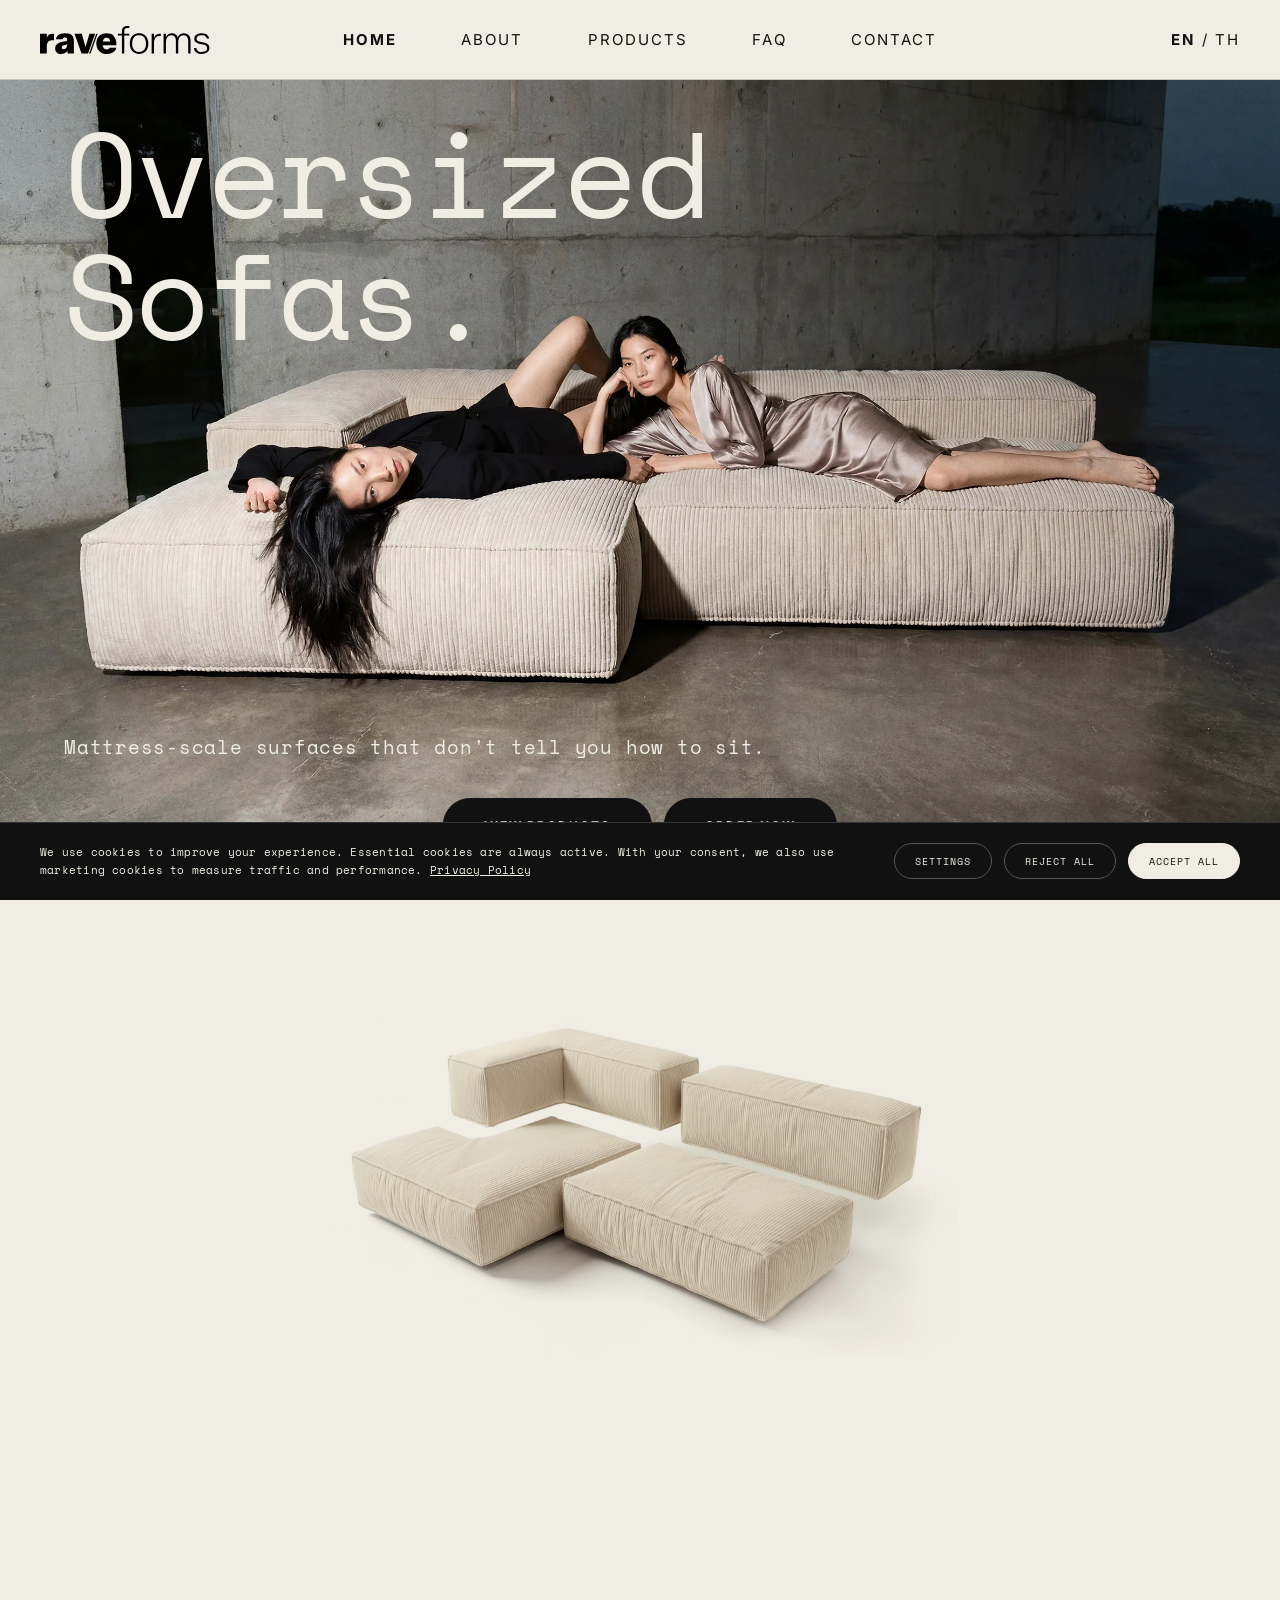
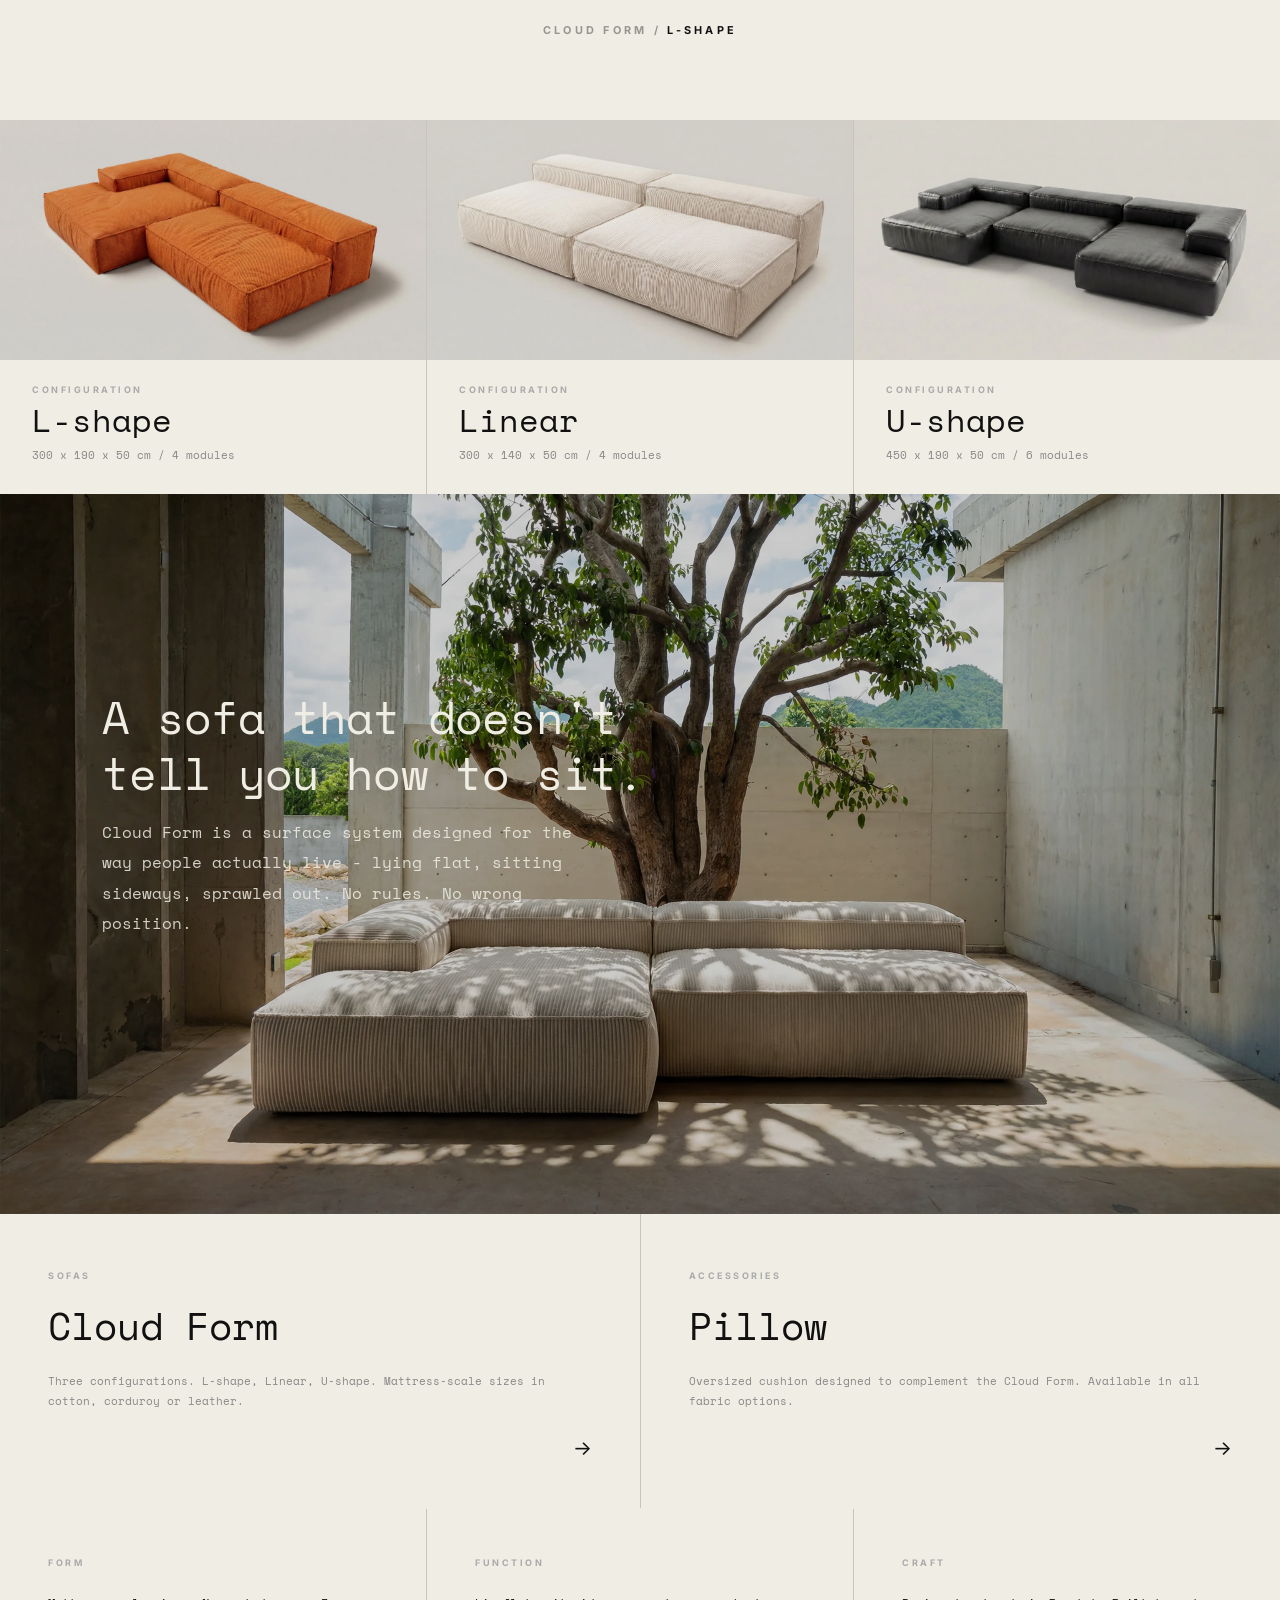
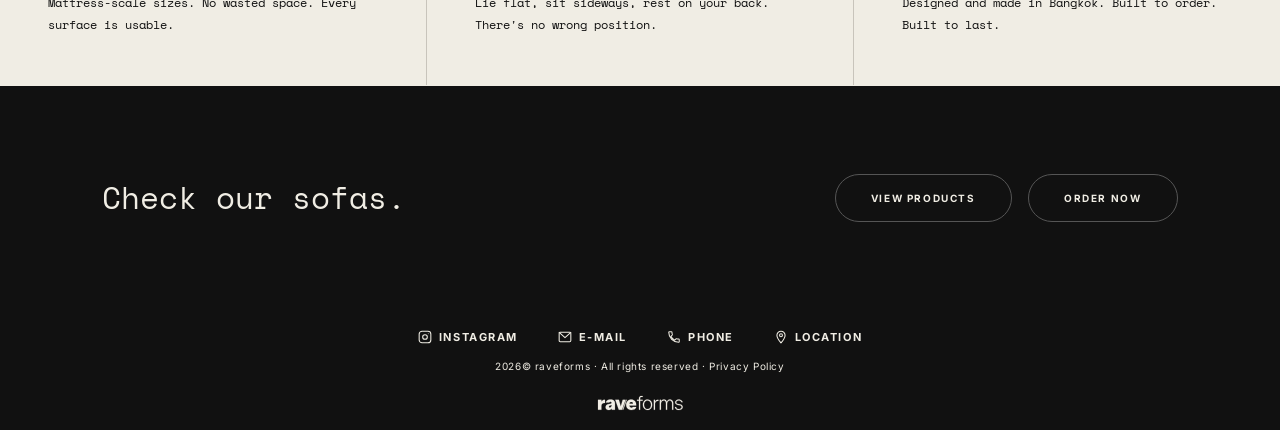
<file: index.html>
<!DOCTYPE html>
<html lang="en">
<head>
  <meta charset="UTF-8">
  <meta name="viewport" content="width=device-width, initial-scale=1.0, maximum-scale=1.0">
  <title>raveforms - Oversized Sofas</title>
  <meta name="description" content="Oversized Sofas made to order in Bangkok. Cloud Form by raveforms - a modular surface system in L-shape, Linear and U-shape configurations, in cotton, corduroy or leather.">
  <meta property="og:type" content="website">
  <meta property="og:url" content="https://raveforms.com/">
  <meta property="og:title" content="raveforms - Oversized Sofas">
  <meta property="og:description" content="Oversized Sofas made to order in Bangkok. Cloud Form by raveforms - a modular surface system in L-shape, Linear and U-shape configurations, in cotton, corduroy or leather.">
  <meta property="og:image" content="https://raveforms.com/images/og-image.jpg">
  <meta property="og:image:width" content="1200">
  <meta property="og:image:height" content="630">
  <meta name="twitter:card" content="summary_large_image">
  <meta name="twitter:title" content="raveforms - Oversized Sofas">
  <meta name="twitter:description" content="Oversized Sofas made to order in Bangkok. Cloud Form by raveforms - a modular surface system in L-shape, Linear and U-shape configurations, in cotton, corduroy or leather.">
  <meta name="twitter:image" content="https://raveforms.com/images/og-image.jpg">
  <link rel="icon" type="image/svg+xml" href="favicon.svg">
  <link rel="icon" type="image/png" href="favicon.png" sizes="32x32">
  <link rel="apple-touch-icon" href="apple-touch-icon.png">
  <link rel="stylesheet" href="style.css">
  <link rel="preconnect" href="https://fonts.googleapis.com">
  <link href="https://fonts.googleapis.com/css2?family=Inter:wght@300;400;700&family=Space+Mono:wght@400;700&display=swap" rel="stylesheet">
  <style>

    /* Hero now sits below the fixed nav (no overlap, full image visible) */

    /* ─── HERO IMAGE ─────────────────────────────────────── */
    .hero-image {
      position: relative;
      width: 100%;
      height: calc(100vh - 80px);
      background-image: url('images/raveforms_hero.webp');
      background-size: cover;
      background-position: center calc(50% - 15px);
      display: flex;
      align-items: flex-start;
      justify-content: flex-start;
      overflow: hidden;
    }
    .hero-image-content {
      padding: 2rem 5% 0;
      max-width: 900px;
    }
    .hero-image-headline {
      font-family: 'Space Mono', monospace;
      font-size: clamp(46px, 9.5vw, 132px);
      font-weight: 400;
      color: #F0EDE4;
      line-height: 1;
      letter-spacing: -0.03em;
      margin-bottom: 1.5rem;
    }
    .hero-image-sub {
      font-family: 'Space Mono', monospace;
      font-size: clamp(13px, 1.5vw, 20px);
      font-weight: 400;
      color: #F0EDE4;
      line-height: 1.55;
      letter-spacing: 0.04em;
      position: absolute;
      bottom: calc(8rem + 10px);
      top: auto;
      left: 5%;
      max-width: 720px;
      z-index: 2;
    }
    .hero-image-buttons {
      position: absolute;
      bottom: 3rem;
      left: 50%;
      transform: translateX(-50%);
      display: flex;
      gap: 0.75rem;
      z-index: 2;
      flex-wrap: wrap;
      justify-content: center;
    }
    .hero-image-buttons .btn-on-light {
      height: 54px;
      padding: 0 2.5rem;
      font-size: 12px;
      letter-spacing: 0.16em;
    }
    @media (max-width: 900px) {
      .hero-image {
        height: calc(100vh - 56px);
        min-height: 520px;
        background-image: url('images/raveforms_hero_mobile.webp');
        background-size: cover;
        background-position: center;
        background-repeat: no-repeat;
        background-color: #F0EDE4;
      }
      .hero-image-content {
        padding: 4rem 1.25rem 0;
        padding-left: calc(1.25rem + 26px);
        max-width: 100%;
      }
      .hero-image-headline {
        font-size: clamp(48px, 14vw, 90px);
        line-height: 0.95;
      }
      .hero-image-headline .break-mobile { display: block; }
      .hero-image-sub {
        max-width: 100%;
        font-size: 18px;
        position: static;
        color: #F0EDE4;
      }
      .hero-image-buttons {
        bottom: 4rem;
        gap: 0.5rem;
        width: calc(100% - 2.5rem);
        max-width: 360px;
      }
      .hero-image-buttons .btn-on-light {
        flex: 1;
        justify-content: center;
        padding: 0 0.75rem;
        height: 42px;
        font-size: 9.5px;
        letter-spacing: 0.14em;
      }
    }

    /* ─── SCRUB SECTION ──────────────────────────────────── */
    .scrub-section {
      position: relative;
      margin-top: 0;
    }
    .scrub-sticky {
      height: calc(100vh - 80px);
      overflow: hidden;
      background: #F0EDE4;
      display: flex;
      align-items: flex-start;
      justify-content: center;
      padding-top: 6rem;
    }
    #scrub-img {
      display: block;
      width: 50%;
      height: auto;
      mix-blend-mode: multiply;
      opacity: 0;
      transition: opacity 0.8s ease;
      clip-path: inset(2px);
    }
    #scrub-img.visible { opacity: 1; }

    /* ─── CAPTIONS ───────────────────────────────────────── */
    .scrub-captions {
      position: absolute;
      inset: 0;
      pointer-events: none;
    }
    .cap {
      position: absolute;
      opacity: 0;
      transition: opacity 0.4s ease;
    }
    #cap3 { opacity: 1; }

    .cap-1 {
      top: 8%; left: 5%;
      transform: none;
    }
    .cap-1 {
      top: 65%; left: 7%;
      transform: translateY(-50%);
    }
    .cap-1 p {
      font-family: 'Space Mono', monospace;
      font-size: clamp(16px, 2.5vw, 34px);
      font-weight: 400; color: #111;
      line-height: 1.3; margin: 0;
    }
    .cap-1 p em { font-style: italic; color: #8B7355; }
    #cap1 .char { opacity: 0; transition: opacity 0.12s ease-out; }
    #cap1 .char.visible { opacity: 1; }
    .cap-2 {
      top: 50%; left: 50%;
      transform: translate(-50%, -50%);
      width: 90%;
      text-align: center;
    }
    .cap2-desktop {
      font-family: 'Space Mono', monospace;
      font-size: clamp(48px, 10vw, 140px);
      font-weight: 400; color: #111;
      line-height: 1; margin: 0;
      letter-spacing: -0.03em;
      white-space: nowrap;
    }
    .cap2-mobile { display: none; width: 100%; height: auto; }
    .cap-3 {
      bottom: 10%; left: 50%;
      transform: translateX(-50%);
      text-align: center;
      white-space: nowrap;
    }
    .cap-3 span {
      font-family: 'Inter', sans-serif;
      font-size: clamp(8px, 0.85vw, 11px);
      font-weight: 700; letter-spacing: 0.3em;
      text-transform: uppercase; color: rgba(17,17,17,0.4);
    }
    .cap-3 strong { color: #111; font-weight: 700; }
    .cap-4 {
      bottom: 28%; left: 50%;
      transform: translateX(-50%);
      text-align: center;
    }
    .cap-4 p {
      font-family: 'Space Mono', monospace;
      font-size: clamp(12px, 1.4vw, 20px);
      font-weight: 400; color: #111;
      line-height: 2.2; margin: 0;
      letter-spacing: 0.06em;
    }
    .cap-5 {
      bottom: 10%; left: 50%;
      transform: translateX(-50%);
      display: flex; gap: 1rem;
      pointer-events: all;
    }

    @keyframes pulse {
      0%,100% { opacity: 0; transform: scaleY(0.3); }
      50% { opacity: 1; transform: scaleY(1); }
    }

    /* ─── LANDING CONTENT ────────────────────────────────── */
    .landing-content { background: #F0EDE4; }

    .hero-statement {
      position: relative;
      padding: 5rem 8% 10rem;
      max-width: none;
      min-height: 56.25vw;
      background-image: url('images/raveforms_statement.webp');
      background-size: cover;
      background-position: center;
      background-color: #111;
      background-repeat: no-repeat;
      display: flex;
      align-items: center;
      overflow: hidden;
    }
    .hero-statement::after {
      content: '';
      position: absolute;
      inset: 0;
      background: rgba(0, 0, 0, 0.20);
      pointer-events: none;
      z-index: 1;
    }
    .hero-statement-content {
      position: relative;
      z-index: 2;
      max-width: 720px;
    }
    .hero-statement h2 {
      font-family: 'Space Mono', monospace;
      font-size: clamp(24px, 3.5vw, 48px);
      font-weight: 400; color: #F0EDE4;
      line-height: 1.25; margin-bottom: 1rem;
      letter-spacing: -0.02em;
    }
    .hero-statement h2 em { font-style: italic; color: #C5A574; }
    .hero-statement p {
      font-family: 'Space Mono', monospace;
      font-size: clamp(13px, 1.3vw, 16px);
      color: rgba(240, 237, 228, 0.85);
      line-height: 1.9; max-width: 480px;
    }

    .model-gallery {
      display: grid;
      grid-template-columns: repeat(3, 1fr);
      gap: 1px;
      background: #C8C4BB;
    }
    .model-card {
      background: #F0EDE4;
      display: flex; flex-direction: column;
      text-decoration: none; color: inherit;
      overflow: hidden;
      transition: background 0.25s ease;
    }
    .model-card-image {
      width: 100%;
      aspect-ratio: 16 / 9;
      overflow: hidden; background: #F0EDE4;
    }
    .model-card-image img {
      width: 100%; height: 100%;
      object-fit: cover; display: block;
      transition: transform 0.4s ease;
    }
    .model-card:hover,
    .model-card.tapped { background: #111; }
    .model-card:hover .model-card-image img { transform: scale(1.04); }
    .model-card:hover .model-card-label,
    .model-card.tapped .model-card-label { color: #F0EDE4; opacity: 1; }
    .model-card:hover .model-card-name,
    .model-card.tapped .model-card-name { color: #F0EDE4; }
    .model-card:hover .model-card-meta,
    .model-card.tapped .model-card-meta { color: #F0EDE4; opacity: 0.7; }
    .model-card-info {
      padding: 1.5rem 2rem 1.75rem;
      display: flex; flex-direction: column; gap: 0.5rem;
    }
    .model-card-label {
      font-family: 'Inter', sans-serif;
      font-size: 9px; font-weight: 700;
      letter-spacing: 0.28em; text-transform: uppercase; color: #aaa;
      transition: color 0.25s ease, opacity 0.25s ease;
    }
    .model-card-name {
      font-family: 'Space Mono', monospace;
      font-size: clamp(20px, 2.5vw, 32px);
      font-weight: 400; color: #111; line-height: 1.1;
      transition: color 0.25s ease;
    }
    .model-card-meta {
      font-family: 'Space Mono', monospace;
      font-size: 11px; color: #888; line-height: 1.8;
      transition: color 0.25s ease, opacity 0.25s ease;
    }
    @media (max-width: 900px) {
      .model-gallery { grid-template-columns: 1fr; }
      .model-card-info { padding: 1.25rem 1.5rem 1.5rem; }
    }

    .product-strip {
      display: grid; grid-template-columns: 1fr 1fr;
      gap: 1px; background: #C8C4BB; margin-bottom: 1px;
    }
    .product-card {
      background: #F0EDE4; padding: 3.5rem 3rem 3rem;
      display: flex; flex-direction: column; gap: 1.5rem;
      text-decoration: none; color: inherit;
      transition: background 0.25s;
    }
    .product-card:hover,
    .product-card:active,
    .product-card:focus-visible,
    .product-card.tapped { background: #111; outline: none; }
    .product-card-label {
      font-family: 'Inter', sans-serif;
      font-size: 9px; font-weight: 700;
      letter-spacing: 0.28em; text-transform: uppercase; color: #aaa;
      transition: color 0.25s ease;
    }
    .product-card:hover .product-card-label,
    .product-card:active .product-card-label,
    .product-card:focus-visible .product-card-label,
    .product-card.tapped .product-card-label { color: #F0EDE4; opacity: 1; }
    .product-card-name {
      font-family: 'Space Mono', monospace;
      font-size: clamp(22px, 3vw, 42px);
      font-weight: 400; color: #111; line-height: 1.1;
      transition: color 0.25s ease;
    }
    .product-card:hover .product-card-name,
    .product-card:active .product-card-name,
    .product-card:focus-visible .product-card-name,
    .product-card.tapped .product-card-name { color: #F0EDE4; }
    .product-card-desc {
      font-family: 'Space Mono', monospace;
      font-size: 11px; color: #888; line-height: 1.85;
      transition: color 0.25s ease;
    }
    .product-card:hover .product-card-desc,
    .product-card:active .product-card-desc,
    .product-card:focus-visible .product-card-desc,
    .product-card.tapped .product-card-desc { color: #F0EDE4; opacity: 0.7; }
    .product-card-arrow {
      font-size: 20px; color: #111; margin-top: auto; align-self: flex-end;
      transition: color 0.25s ease, transform 0.25s ease;
    }
    .product-card:hover .product-card-arrow,
    .product-card:active .product-card-arrow,
    .product-card:focus-visible .product-card-arrow,
    .product-card.tapped .product-card-arrow { color: #F0EDE4; transform: translateX(4px); }

    .philosophy-row {
      display: grid; grid-template-columns: repeat(3, 1fr);
      gap: 1px; background: #C8C4BB; margin-bottom: 1px;
    }
    .philosophy-cell { background: #F0EDE4; padding: 3rem; }
    .philosophy-cell-label {
      font-family: 'Inter', sans-serif;
      font-size: 9px; font-weight: 700;
      letter-spacing: 0.28em; text-transform: uppercase;
      color: #aaa; margin-bottom: 1.5rem; display: block;
    }
    .philosophy-cell-text {
      font-family: 'Space Mono', monospace;
      font-size: 12px; color: #111; line-height: 1.9;
    }

    .cta-band {
      background: #111; padding: 5.5rem 8%;
      display: flex; align-items: center;
      justify-content: space-between; gap: 2rem;
    }
    .cta-band h3 {
      font-family: 'Space Mono', monospace;
      font-size: clamp(18px, 2.4vw, 32px);
      font-weight: 400; color: #F0EDE4; line-height: 1.35;
    }
    .cta-band-btns { display: flex; gap: 1rem; flex-shrink: 0; }
    .btn-dark {
      font-family: 'Inter', sans-serif; font-weight: 700;
      font-size: 10px; letter-spacing: 0.16em; text-transform: uppercase;
      background: #F0EDE4; color: #111; border: 1px solid #F0EDE4;
      padding: 0 2.2rem; height: 48px; border-radius: 999px;
      cursor: pointer; transition: background 0.2s, color 0.2s;
      text-decoration: none; display: inline-flex; align-items: center;
    }
    .btn-dark:hover { background: transparent; color: #F0EDE4; }
    .btn-dark-outline {
      font-family: 'Inter', sans-serif; font-weight: 700;
      font-size: 10px; letter-spacing: 0.16em; text-transform: uppercase;
      background: transparent; color: #F0EDE4; border: 1px solid #555;
      padding: 0 2.2rem; height: 48px; border-radius: 999px;
      cursor: pointer; transition: border-color 0.2s;
      text-decoration: none; display: inline-flex; align-items: center;
    }
    .btn-dark-outline:hover { border-color: #F0EDE4; }

    /* cap-5 buttons (on light bg) */
    .btn-on-light {
      font-family: 'Inter', sans-serif; font-weight: 700;
      font-size: 10px; letter-spacing: 0.16em; text-transform: uppercase;
      background: #111; color: #F0EDE4; border: 1px solid #111;
      padding: 0 2rem; height: 44px; border-radius: 999px;
      cursor: pointer; transition: background 0.2s, color 0.2s;
      text-decoration: none; display: inline-flex; align-items: center;
    }
    .btn-on-light:hover { background: #F0EDE4; color: #111; border-color: #F0EDE4; }
    .btn-on-light-outline {
      font-family: 'Inter', sans-serif; font-weight: 700;
      font-size: 10px; letter-spacing: 0.16em; text-transform: uppercase;
      background: transparent; color: #111; border: 1px solid rgba(17,17,17,0.3);
      padding: 0 2rem; height: 44px; border-radius: 999px;
      cursor: pointer; transition: border-color 0.2s;
      text-decoration: none; display: inline-flex; align-items: center;
    }
    .btn-on-light-outline:hover { border-color: #111; }

    /* ─── MOBILE ─────────────────────────────────────────── */
    @media (max-width: 900px) {
      /* Animation/scrub mobile */
      #scrub-img { width: 90%; }
      .scrub-sticky {
        height: 65vh;
        padding-top: 4rem;
      }
      /* Cap-1 typewriter - below the sofa on mobile */
      .cap-1 {
        top: auto;
        bottom: 35%;
        left: 5%; right: 5%;
        transform: none;
        text-align: left;
      }
      .cap-1 p { font-size: clamp(15px, 5vw, 22px); line-height: 1.35; }
      /* Cap-3 "Cloud Form / L-SHAPE" - slightly higher on mobile */
      .cap-3 { bottom: 8%; }
      .cap-3 span { font-size: 10px; letter-spacing: 0.22em; }

      /* Landing content mobile */
      .hero-statement {
        padding: 3rem 1.5rem 1rem;
        min-height: calc(100vw * 4 / 3);
        background-image: url('images/raveforms_statement_mobile.webp');
        background-position: center top;
        align-items: flex-end;
      }
      .hero-statement::after { display: none; }
      .hero-statement-content { max-width: 100%; }
      .hero-statement h2 { font-size: clamp(22px, 6.5vw, 32px); margin-bottom: 1.5rem; color: #F0EDE4; }
      .hero-statement p { font-size: 14px; line-height: 1.7; max-width: 100%; }
      .product-strip { grid-template-columns: 1fr; }
      .product-card { padding: 2.5rem 1.5rem; }
      .philosophy-row { grid-template-columns: 1fr; }
      .philosophy-cell { padding: 2rem 1.5rem; }
      .cta-band { flex-direction: column; align-items: flex-start; padding: 3rem 1.5rem; }
      .cta-band-btns { flex-direction: column; width: 100%; }
      .btn-dark, .btn-dark-outline { justify-content: center; }
    }

  </style>
</head>
<body>
<div class="page">

  <!-- SEO H1 - visually hidden but accessible to crawlers and screen readers -->
  <h1 style="position:absolute;width:1px;height:1px;padding:0;margin:-1px;overflow:hidden;clip:rect(0,0,0,0);white-space:nowrap;border:0;">Oversized sofas, made to order in Bangkok.</h1>

  <!-- NAV -->
  <nav class="nav">
    <a href="index.html" class="nav-logo" style="text-decoration:none;display:inline-block;line-height:0;">
      <svg xmlns="http://www.w3.org/2000/svg" viewBox="0 0 499.46 82.54"><g><path d="M28.52,24.43c-2.53,1.17-4.57,3-6.12,5.5-.9,1.44-1.67,3.15-2.32,5.09v-12.35H0v58.28h20.07v-21.54c0-3.78.57-6.97,1.7-9.58,1.13-2.61,2.82-4.59,5.05-5.95,2.23-1.36,4.97-2.04,8.22-2.04h6.35v-19.16h-3.86c-3.48,0-6.48.59-9.01,1.76Z"/><path d="M88.5,23.53c-3.82-1.62-8.52-2.44-14.12-2.44-4.69,0-8.98.57-12.87,1.7-3.89,1.13-7.13,3-9.69,5.61-2.57,2.61-4.2,6.07-4.88,10.37h19.39c.3-1.81,1.15-3.04,2.55-3.68,1.4-.64,3.08-.96,5.05-.96,1.28,0,2.4.21,3.34.62.94.42,1.68,1.04,2.21,1.87.53.83.79,1.85.79,3.06v.11c0,1.44-.42,2.59-1.25,3.46-.83.87-2.12,1.49-3.86,1.87l-8.73,1.59c-4.99.91-9.09,2.23-12.3,3.97-3.21,1.74-5.6,3.87-7.14,6.41-1.55,2.53-2.32,5.58-2.32,9.13,0,4.84,1.57,8.77,4.71,11.79,3.14,3.02,7.39,4.54,12.76,4.54,3.25,0,6.2-.47,8.84-1.42,2.65-.94,5.03-2.36,7.14-4.25,1.15-1.02,2.16-2.23,3.06-3.58v7.67h18.71v-36.96c0-5.29-.95-9.62-2.83-12.98-1.89-3.36-4.74-5.86-8.56-7.48ZM80.28,54.88c0,1.51-.23,3.06-.68,4.65-.45,1.59-1.12,3.06-1.98,4.42-.87,1.36-1.98,2.46-3.34,3.29-1.36.83-2.91,1.25-4.65,1.25s-2.99-.43-3.97-1.3c-.98-.87-1.47-2.25-1.47-4.14,0-1.51.53-2.81,1.59-3.91,1.06-1.1,2.61-1.95,4.65-2.55l5.44-1.59c2-.64,3.47-1.16,4.42-1.56v1.45Z"/><polygon points="145.81 22.68 134.21 61.88 123.14 22.68 101.71 22.68 122.57 80.96 141.67 80.96 162.51 22.68 145.81 22.68"/><path d="M217.19,29.2c-2.61-2.76-5.71-4.8-9.3-6.12-3.59-1.32-7.5-1.98-11.74-1.98-3.55,0-6.9.49-10.03,1.47-3.14.98-5.94,2.4-8.39,4.25-2.46,1.85-4.56,4.04-6.29,6.58-1.74,2.53-3.08,5.35-4.03,8.45-.95,3.1-1.42,6.43-1.42,9.98,0,5.9,1.26,11.15,3.8,15.76,2.53,4.61,6.08,8.26,10.66,10.94,4.57,2.68,9.85,4.03,15.82,4.03s11.02-.89,15.14-2.67c4.12-1.78,7.33-4.06,9.64-6.86,2.3-2.8,3.69-5.74,4.14-8.84h-19.73c-.68,1.59-1.8,2.78-3.34,3.57-1.55.79-3.34,1.19-5.39,1.19-2.8,0-5.08-.66-6.86-1.98-1.78-1.32-3.08-3.27-3.91-5.84-.45-1.39-.77-2.95-.97-4.65h40.21c.15-6.42-.49-11.89-1.93-16.38-1.44-4.5-3.46-8.12-6.07-10.89ZM185.21,45.58c.3-1.66.73-3.16,1.31-4.48.6-1.4,1.36-2.57,2.27-3.52.91-.94,1.96-1.66,3.17-2.15,1.21-.49,2.57-.74,4.08-.74,1.36,0,2.63.17,3.8.51,1.17.34,2.23.93,3.17,1.76.94.83,1.76,1.95,2.44,3.34.68,1.4,1.17,3.16,1.47,5.27h-21.71Z"/><path d="M248.03,1.87c-2.08,1.25-3.69,2.97-4.82,5.16-1.13,2.19-1.7,4.65-1.7,7.37v8.28h-11.79v5.56h11.79v52.72h6.92V28.23h14.85v-5.56h-14.85v-8.5c0-2.49.7-4.55,2.1-6.18,1.4-1.62,3.23-2.44,5.5-2.44h7.26V0h-8.16c-2.65,0-5.01.62-7.09,1.87Z"/><path d="M345.32,24.15c-2.31.98-4.31,2.57-6.01,4.76-1.4,1.8-2.47,4.15-3.23,7.02v-13.26h-6.92v58.28h6.92v-32.31c0-3.63.66-6.88,1.98-9.75,1.32-2.87,3.17-5.16,5.56-6.86s5.16-2.55,8.33-2.55h4.2v-6.8h-3.63c-2.49,0-4.89.49-7.2,1.47Z"/><path d="M433.93,23.7c-3.02-1.59-6.35-2.38-9.98-2.38-2.8,0-5.41.49-7.82,1.47-2.42.98-4.54,2.57-6.35,4.76-1.47,1.78-2.64,4.1-3.52,6.93-.73-2.91-1.84-5.27-3.34-7.04-1.85-2.19-4.04-3.76-6.58-4.71-2.53-.94-5.2-1.42-7.99-1.42-2.65,0-5.16.49-7.54,1.47-2.38.98-4.46,2.48-6.24,4.48-1.42,1.6-2.53,3.6-3.34,5.99v-10.58h-6.92v58.28h6.92v-32.88c0-4.23.66-7.9,1.98-11,1.32-3.1,3.21-5.52,5.67-7.26,2.46-1.74,5.39-2.61,8.79-2.61s6.31,1.3,8.96,3.91c2.64,2.61,3.97,6.75,3.97,12.42v37.42h6.92v-33.68c0-4.08.64-7.61,1.93-10.6,1.28-2.98,3.1-5.31,5.44-6.97,2.34-1.66,5.1-2.5,8.28-2.5,2.42,0,4.67.59,6.75,1.76,2.08,1.17,3.76,2.97,5.05,5.39,1.28,2.42,1.93,5.52,1.93,9.3v37.3h6.92v-38.89c0-4.46-.89-8.24-2.66-11.34-1.78-3.1-4.18-5.44-7.2-7.03Z"/><path d="M497.37,56.86c-1.4-2.15-3.33-3.89-5.78-5.21-2.46-1.32-5.24-2.29-8.33-2.89l-12.13-2.27c-2.57-.53-4.82-1.46-6.75-2.78-1.93-1.32-2.89-3.46-2.89-6.41,0-2.42.7-4.38,2.1-5.9,1.4-1.51,3.21-2.62,5.44-3.34,2.23-.72,4.59-1.08,7.09-1.08,2.79,0,5.27.4,7.43,1.19,2.15.79,3.93,1.91,5.33,3.35,1.4,1.44,2.4,3.21,3,5.33h6.8c-.38-3.25-1.61-6.03-3.69-8.33-2.08-2.31-4.72-4.08-7.94-5.33-3.21-1.25-6.79-1.87-10.71-1.87-3.17,0-6.07.4-8.67,1.19-2.61.79-4.88,1.91-6.8,3.34-1.93,1.44-3.42,3.14-4.48,5.1-1.06,1.97-1.59,4.08-1.59,6.35,0,4.16,1.32,7.52,3.97,10.09,2.65,2.57,6.65,4.35,12.02,5.33l10.32,1.93c4.46.91,7.5,2.42,9.13,4.54,1.62,2.12,2.44,4.27,2.44,6.46,0,2.57-.76,4.67-2.27,6.29-1.51,1.63-3.46,2.82-5.84,3.57-2.38.76-4.9,1.13-7.54,1.13-4.08,0-7.26-.6-9.52-1.81-2.27-1.21-3.89-2.74-4.88-4.59-.98-1.85-1.66-3.65-2.04-5.39h-6.8c.15,2.12.68,4.21,1.59,6.29.91,2.08,2.27,3.95,4.08,5.61,1.81,1.66,4.16,3,7.03,4.03,2.87,1.02,6.39,1.53,10.54,1.53,2.72,0,5.4-.32,8.05-.96,2.65-.64,5.05-1.64,7.2-3s3.89-3.16,5.22-5.39c1.32-2.23,1.98-4.93,1.98-8.11s-.7-5.84-2.1-7.99Z"/><path d="M306.6,25.17c-4.08-2.57-8.92-3.86-14.51-3.86-3.33,0-6.41.47-9.24,1.42-2.83.95-5.37,2.31-7.6,4.08-2.23,1.78-4.14,3.91-5.73,6.41-1.59,2.5-2.8,5.31-3.63,8.45-.83,3.14-1.25,6.52-1.25,10.15,0,6.05,1.13,11.36,3.4,15.93,2.27,4.57,5.46,8.15,9.58,10.71,4.12,2.57,8.94,3.86,14.46,3.86,3.32,0,6.41-.47,9.24-1.42s5.37-2.3,7.6-4.08c2.23-1.78,4.12-3.91,5.67-6.41s2.74-5.31,3.57-8.45c.83-3.14,1.25-6.52,1.25-10.15,0-6.05-1.12-11.36-3.35-15.93-2.23-4.57-5.39-8.14-9.47-10.71ZM311.75,59.36c-.49,2.46-1.27,4.72-2.32,6.8-1.06,2.08-2.4,3.89-4.03,5.44-1.63,1.55-3.54,2.76-5.73,3.63-2.19.87-4.72,1.3-7.6,1.3-4.76,0-8.66-1.15-11.68-3.46-3.02-2.3-5.25-5.35-6.69-9.13-1.44-3.78-2.15-7.86-2.15-12.25,0-2.64.26-5.2.79-7.65.53-2.46,1.3-4.71,2.32-6.75,1.02-2.04,2.34-3.84,3.97-5.39,1.62-1.55,3.55-2.74,5.78-3.57,2.23-.83,4.78-1.25,7.65-1.25,4.76,0,8.64,1.13,11.62,3.4s5.2,5.25,6.63,8.96c1.44,3.7,2.15,7.79,2.15,12.25,0,2.65-.25,5.2-.74,7.65Z"/><polygon points="168.33 22.68 168.02 22.68 166.57 22.68 166.57 22.68 165.78 22.68 144.94 80.96 146.39 80.96 146.79 80.96 148.24 80.96 148.24 80.96 149.03 80.96 169.78 22.68 168.33 22.68"/></g></svg>
    </a>
    <button class="nav-hamburger" id="nav-hamburger" aria-label="Menu">
      <span></span><span></span><span></span>
    </button>
    <ul class="nav-links">
      <li class="active"><a href="index.html">Home</a></li>
      <li><a href="about.html">About</a></li>
      <li style="position:relative;">
        <a href="#" id="prod-btn">Products</a>
        <div id="prod-menu">
          <a href="products.html">Sofas</a>
          <a href="accessories.html">Accessories</a>
        </div>
      </li>
      <li><a href="faq.html">FAQ</a></li>
      <li><a href="contact.html">Contact</a></li>
    </ul>
    <div class="nav-lang" id="lang-toggle">
      <span class="active" id="lang-en">EN</span>
      <span style="font-weight:400;"> / </span>
      <span class="inactive" id="lang-th">TH</span>
    </div>
  </nav>

  <!-- HERO IMAGE -->
  <section class="hero-image" aria-label="Oversized sofas by raveforms">
    <div class="hero-image-content">
      <h2 class="hero-image-headline">Oversized<span class="break-mobile"> Sofas.</span></h2>
      <p class="hero-image-sub">Mattress-scale surfaces that don't tell you how to sit.</p>
    </div>
    <div class="hero-image-buttons">
      <a href="products.html" class="btn-on-light">View products</a>
      <a href="contact.html" class="btn-on-light">Order now</a>
    </div>
  </section>

  <!-- SCRUB SECTION -->
  <div class="scrub-section" id="scrub-section">
    <div class="scrub-sticky">

      <img id="scrub-img" src="" alt="Cloud Form oversized modular sofa - animated 360-degree view">

      <div class="scrub-captions">

        <div class="cap cap-1" id="cap1">
          <p>we don't make sofas.<br>we make <em>surfaces.</em></p>
        </div>

        <div class="cap cap-3" id="cap3">
          <span>Cloud Form / <strong>L-shape</strong></span>
        </div>

      </div>

    </div>
  </div>

  <!-- LANDING CONTENT -->
  <div class="landing-content">

    <div class="model-gallery">
      <a href="products.html#l-shape" class="model-card">
        <div class="model-card-image"><img src="images/lshape_4.webp" alt="Cloud Form L-shape oversized modular sofa" loading="lazy"></div>
        <div class="model-card-info">
          <span class="model-card-label">Configuration</span>
          <span class="model-card-name">L-shape</span>
          <span class="model-card-meta">300 x 190 x 50 cm / 4 modules</span>
        </div>
      </a>
      <a href="products.html#linear" class="model-card">
        <div class="model-card-image"><img src="images/linear_2.webp" alt="Cloud Form Linear oversized modular sofa" loading="lazy"></div>
        <div class="model-card-info">
          <span class="model-card-label">Configuration</span>
          <span class="model-card-name">Linear</span>
          <span class="model-card-meta">300 x 140 x 50 cm / 4 modules</span>
        </div>
      </a>
      <a href="products.html#u-shape" class="model-card">
        <div class="model-card-image"><img src="images/ushape_3.webp" alt="Cloud Form U-shape oversized modular sofa" loading="lazy"></div>
        <div class="model-card-info">
          <span class="model-card-label">Configuration</span>
          <span class="model-card-name">U-shape</span>
          <span class="model-card-meta">450 x 190 x 50 cm / 6 modules</span>
        </div>
      </a>
    </div>

    <div class="hero-statement">
      <div class="hero-statement-content">
        <h2>A sofa that doesn't<br>tell you how to sit.</h2>
        <p>Cloud Form is a surface system designed for the way people actually live - lying flat, sitting sideways, sprawled out. No rules. No wrong position.</p>
      </div>
    </div>

    <div class="product-strip">
      <a href="products.html" class="product-card">
        <span class="product-card-label">Sofas</span>
        <div class="product-card-name">Cloud Form</div>
        <p class="product-card-desc">Three configurations. L-shape, Linear, U-shape. Mattress-scale sizes in cotton, corduroy or leather.</p>
        <span class="product-card-arrow">→</span>
      </a>
      <a href="accessories.html" class="product-card">
        <span class="product-card-label">Accessories</span>
        <div class="product-card-name">Pillow</div>
        <p class="product-card-desc">Oversized cushion designed to complement the Cloud Form. Available in all fabric options.</p>
        <span class="product-card-arrow">→</span>
      </a>
    </div>

    <div class="philosophy-row">
      <div class="philosophy-cell">
        <span class="philosophy-cell-label">Form</span>
        <p class="philosophy-cell-text">Mattress-scale sizes. No wasted space. Every surface is usable.</p>
      </div>
      <div class="philosophy-cell">
        <span class="philosophy-cell-label">Function</span>
        <p class="philosophy-cell-text">Lie flat, sit sideways, rest on your back. There's no wrong position.</p>
      </div>
      <div class="philosophy-cell">
        <span class="philosophy-cell-label">Craft</span>
        <p class="philosophy-cell-text">Designed and made in Bangkok. Built to order. Built to last.</p>
      </div>
    </div>

    <div class="cta-band">
      <h3>Check our sofas.</h3>
      <div class="cta-band-btns">
        <a href="products.html" class="btn-dark-outline">View products</a>
        <a href="contact.html" class="btn-dark-outline">Order now</a>
      </div>
    </div>

  </div>

  <footer class="hero-footer">
    <ul class="footer-links">
      <li><svg width="14" height="14" viewBox="0 0 24 24" fill="none" stroke="#111" stroke-width="1.8" stroke-linecap="round" stroke-linejoin="round"><rect x="2" y="2" width="20" height="20" rx="5"/><circle cx="12" cy="12" r="4"/><circle cx="17.5" cy="6.5" r="0.8" fill="#111" stroke="none"/></svg><a href="https://www.instagram.com/raveforms" target="_blank" rel="noopener" style="text-decoration:none;color:inherit;">Instagram</a></li>
      <li><svg width="14" height="14" viewBox="0 0 24 24" fill="none" stroke="#111" stroke-width="1.8" stroke-linecap="round" stroke-linejoin="round"><rect x="2" y="4" width="20" height="16" rx="2"/><polyline points="2,4 12,13 22,4"/></svg><a href="mailto:raveformsbkk@gmail.com" style="text-decoration:none;color:inherit;">E-mail</a></li>
      <li><svg width="14" height="14" viewBox="0 0 24 24" fill="none" stroke="#111" stroke-width="1.8" stroke-linecap="round" stroke-linejoin="round"><path d="M6.6 10.8a15.2 15.2 0 0 0 6.6 6.6l2.2-2.2a1 1 0 0 1 1-.24 11.4 11.4 0 0 0 3.6.6 1 1 0 0 1 1 1V20a1 1 0 0 1-1 1A17 17 0 0 1 3 4a1 1 0 0 1 1-1h3.5a1 1 0 0 1 1 1 11.4 11.4 0 0 0 .6 3.6 1 1 0 0 1-.24 1L6.6 10.8z"/></svg><a href="tel:+660807605074" style="text-decoration:none;color:inherit;">Phone</a></li>
      <li><svg width="14" height="14" viewBox="0 0 24 24" fill="none" stroke="#111" stroke-width="1.8" stroke-linecap="round" stroke-linejoin="round"><path d="M12 2C8.13 2 5 5.13 5 9c0 5.25 7 13 7 13s7-7.75 7-13c0-3.87-3.13-7-7-7z"/><circle cx="12" cy="9" r="2.5"/></svg><a href="https://maps.app.goo.gl/edBnxW2e9k4XNzD27" target="_blank" rel="noopener" style="text-decoration:none;color:inherit;">Location</a></li>
    </ul>
    <span class="footer-copy">2026&copy; raveforms &middot; All rights reserved &middot; <a href="privacy.html" style="color:inherit;text-decoration:none;">Privacy Policy</a></span>
    <svg class="footer-logo" xmlns="http://www.w3.org/2000/svg" viewBox="0 0 499.46 82.54" aria-label="raveforms"><path d="M28.52 24.43c-2.53 1.17-4.57 3-6.12 5.5-.9 1.44-1.67 3.15-2.32 5.09V22.67H0v58.28h20.07V59.41c0-3.78.57-6.97 1.7-9.58s2.82-4.59 5.05-5.95q3.345-2.04 8.22-2.04h6.35V22.68h-3.86c-3.48 0-6.48.59-9.01 1.76Zm59.98-.9c-3.82-1.62-8.52-2.44-14.12-2.44-4.69 0-8.98.57-12.87 1.7s-7.13 3-9.69 5.61c-2.57 2.61-4.2 6.07-4.88 10.37h19.39c.3-1.81 1.15-3.04 2.55-3.68s3.08-.96 5.05-.96c1.28 0 2.4.21 3.34.62.94.42 1.68 1.04 2.21 1.87s.79 1.85.79 3.06v.11c0 1.44-.42 2.59-1.25 3.46s-2.12 1.49-3.86 1.87l-8.73 1.59c-4.99.91-9.09 2.23-12.3 3.97s-5.6 3.87-7.14 6.41c-1.55 2.53-2.32 5.58-2.32 9.13q0 7.26 4.71 11.79c3.14 3.02 7.39 4.54 12.76 4.54 3.25 0 6.2-.47 8.84-1.42a21.3 21.3 0 0 0 7.14-4.25c1.15-1.02 2.16-2.23 3.06-3.58v7.67h18.71V44.01c0-5.29-.95-9.62-2.83-12.98-1.89-3.36-4.74-5.86-8.56-7.48Zm-8.22 31.35c0 1.51-.23 3.06-.68 4.65s-1.12 3.06-1.98 4.42a10.3 10.3 0 0 1-3.34 3.29c-1.36.83-2.91 1.25-4.65 1.25s-2.99-.43-3.97-1.3q-1.47-1.305-1.47-4.14c0-1.51.53-2.81 1.59-3.91q1.59-1.65 4.65-2.55L75.87 55c2-.64 3.47-1.16 4.42-1.56v1.45Zm65.53-32.2-11.6 39.2-11.07-39.2h-21.43l20.86 58.28h19.1l20.84-58.28zm71.38 6.52q-3.915-4.14-9.3-6.12c-3.59-1.32-7.5-1.98-11.74-1.98-3.55 0-6.9.49-10.03 1.47-3.14.98-5.94 2.4-8.39 4.25a27.7 27.7 0 0 0-6.29 6.58c-1.74 2.53-3.08 5.35-4.03 8.45s-1.42 6.43-1.42 9.98c0 5.9 1.26 11.15 3.8 15.76 2.53 4.61 6.08 8.26 10.66 10.94 4.57 2.68 9.85 4.03 15.82 4.03s11.02-.89 15.14-2.67 7.33-4.06 9.64-6.86c2.3-2.8 3.69-5.74 4.14-8.84h-19.73c-.68 1.59-1.8 2.78-3.34 3.57-1.55.79-3.34 1.19-5.39 1.19-2.8 0-5.08-.66-6.86-1.98s-3.08-3.27-3.91-5.84c-.45-1.39-.77-2.95-.97-4.65h40.21c.15-6.42-.49-11.89-1.93-16.38-1.44-4.5-3.46-8.12-6.07-10.89Zm-31.98 16.38c.3-1.66.73-3.16 1.31-4.48.6-1.4 1.36-2.57 2.27-3.52.91-.94 1.96-1.66 3.17-2.15s2.57-.74 4.08-.74c1.36 0 2.63.17 3.8.51s2.23.93 3.17 1.76 1.76 1.95 2.44 3.34c.68 1.4 1.17 3.16 1.47 5.27h-21.71Zm62.82-43.71c-2.08 1.25-3.69 2.97-4.82 5.16s-1.7 4.65-1.7 7.37v8.28h-11.79v5.56h11.79v52.72h6.92V28.23h14.85v-5.56h-14.85v-8.5q0-3.735 2.1-6.18c1.4-1.62 3.23-2.44 5.5-2.44h7.26V0h-8.16c-2.65 0-5.01.62-7.09 1.87Zm97.29 22.28c-2.31.98-4.31 2.57-6.01 4.76-1.4 1.8-2.47 4.15-3.23 7.02V22.67h-6.92v58.28h6.92V48.64q0-5.445 1.98-9.75c1.32-2.87 3.17-5.16 5.56-6.86s5.16-2.55 8.33-2.55h4.2v-6.8h-3.63q-3.735 0-7.2 1.47m88.61-.45c-3.02-1.59-6.35-2.38-9.98-2.38-2.8 0-5.41.49-7.82 1.47-2.42.98-4.54 2.57-6.35 4.76-1.47 1.78-2.64 4.1-3.52 6.93-.73-2.91-1.84-5.27-3.34-7.04-1.85-2.19-4.04-3.76-6.58-4.71-2.53-.94-5.2-1.42-7.99-1.42-2.65 0-5.16.49-7.54 1.47s-4.46 2.48-6.24 4.48c-1.42 1.6-2.53 3.6-3.34 5.99V22.67h-6.92v58.28h6.92V48.07c0-4.23.66-7.9 1.98-11q1.98-4.65 5.67-7.26t8.79-2.61c5.1 0 6.31 1.3 8.96 3.91 2.64 2.61 3.97 6.75 3.97 12.42v37.42h6.92V47.27c0-4.08.64-7.61 1.93-10.6 1.28-2.98 3.1-5.31 5.44-6.97s5.1-2.5 8.28-2.5c2.42 0 4.67.59 6.75 1.76s3.76 2.97 5.05 5.39c1.28 2.42 1.93 5.52 1.93 9.3v37.3h6.92V42.06c0-4.46-.89-8.24-2.66-11.34-1.78-3.1-4.18-5.44-7.2-7.03Zm63.44 33.16c-1.4-2.15-3.33-3.89-5.78-5.21-2.46-1.32-5.24-2.29-8.33-2.89l-12.13-2.27c-2.57-.53-4.82-1.46-6.75-2.78s-2.89-3.46-2.89-6.41c0-2.42.7-4.38 2.1-5.9 1.4-1.51 3.21-2.62 5.44-3.34s4.59-1.08 7.09-1.08c2.79 0 5.27.4 7.43 1.19 2.15.79 3.93 1.91 5.33 3.35s2.4 3.21 3 5.33h6.8c-.38-3.25-1.61-6.03-3.69-8.33-2.08-2.31-4.72-4.08-7.94-5.33-3.21-1.25-6.79-1.87-10.71-1.87-3.17 0-6.07.4-8.67 1.19-2.61.79-4.88 1.91-6.8 3.34-1.93 1.44-3.42 3.14-4.48 5.1a13.2 13.2 0 0 0-1.59 6.35c0 4.16 1.32 7.52 3.97 10.09s6.65 4.35 12.02 5.33l10.32 1.93c4.46.91 7.5 2.42 9.13 4.54 1.62 2.12 2.44 4.27 2.44 6.46 0 2.57-.76 4.67-2.27 6.29-1.51 1.63-3.46 2.82-5.84 3.57-2.38.76-4.9 1.13-7.54 1.13-4.08 0-7.26-.6-9.52-1.81-2.27-1.21-3.89-2.74-4.88-4.59-.98-1.85-1.66-3.65-2.04-5.39h-6.8c.15 2.12.68 4.21 1.59 6.29q1.365 3.12 4.08 5.61c1.81 1.66 4.16 3 7.03 4.03 2.87 1.02 6.39 1.53 10.54 1.53 2.72 0 5.4-.32 8.05-.96q3.975-.96 7.2-3c3.225-2.04 3.89-3.16 5.22-5.39 1.32-2.23 1.98-4.93 1.98-8.11s-.7-5.84-2.1-7.99ZM306.6 25.17c-4.08-2.57-8.92-3.86-14.51-3.86-3.33 0-6.41.47-9.24 1.42s-5.37 2.31-7.6 4.08a25.9 25.9 0 0 0-5.73 6.41c-1.59 2.5-2.8 5.31-3.63 8.45s-1.25 6.52-1.25 10.15c0 6.05 1.13 11.36 3.4 15.93s5.46 8.15 9.58 10.71c4.12 2.57 8.94 3.86 14.46 3.86 3.32 0 6.41-.47 9.24-1.42s5.37-2.3 7.6-4.08 4.12-3.91 5.67-6.41 2.74-5.31 3.57-8.45 1.25-6.52 1.25-10.15c0-6.05-1.12-11.36-3.35-15.93s-5.39-8.14-9.47-10.71Zm5.15 34.19c-.49 2.46-1.27 4.72-2.32 6.8-1.06 2.08-2.4 3.89-4.03 5.44q-2.445 2.325-5.73 3.63c-2.19.87-4.72 1.3-7.6 1.3-4.76 0-8.66-1.15-11.68-3.46-3.02-2.3-5.25-5.35-6.69-9.13s-2.15-7.86-2.15-12.25c0-2.64.26-5.2.79-7.65.53-2.46 1.3-4.71 2.32-6.75s2.34-3.84 3.97-5.39c1.62-1.55 3.55-2.74 5.78-3.57s4.78-1.25 7.65-1.25c4.76 0 8.64 1.13 11.62 3.4s5.2 5.25 6.63 8.96c1.44 3.7 2.15 7.79 2.15 12.25 0 2.65-.25 5.2-.74 7.65ZM168.33 22.68h-2.55l-20.84 58.28h4.09l20.75-58.28z"/></svg>
  </footer>

</div>

<!-- Cookie Banner -->
<div id="cookie-banner" role="dialog" aria-label="Cookie consent">
  <p class="cookie-text">We use cookies to improve your experience. Essential cookies are always active. With your consent, we also use marketing cookies to measure traffic and performance. <a href="privacy.html">Privacy Policy</a></p>
  <div class="cookie-btns">
    <button class="cookie-btn cookie-btn-settings" id="cookie-settings-btn">Settings</button>
    <button class="cookie-btn cookie-btn-reject" id="cookie-reject-btn">Reject all</button>
    <button class="cookie-btn cookie-btn-accept" id="cookie-accept-btn">Accept all</button>
  </div>
</div>
<div id="cookie-modal" role="dialog" aria-modal="true" aria-label="Cookie settings">
  <div class="cookie-modal-box">
    <p class="cookie-modal-title">Cookie preferences</p>
    <div class="cookie-category"><div class="cookie-cat-header"><span class="cookie-cat-name">Essential</span><label class="cookie-toggle"><input type="checkbox" checked disabled><span class="cookie-toggle-slider"></span></label></div><p class="cookie-cat-desc">Required for the website to function. Cannot be disabled.</p></div>
    <div class="cookie-category"><div class="cookie-cat-header"><span class="cookie-cat-name">Analytics & Marketing</span><label class="cookie-toggle"><input type="checkbox" id="toggle-marketing"><span class="cookie-toggle-slider"></span></label></div><p class="cookie-cat-desc">Help us understand how visitors interact with our site.</p></div>
    <div class="cookie-modal-footer"><button class="cookie-modal-btn cookie-modal-save" id="cookie-save-btn">Save preferences</button></div>
  </div>
</div>

<script>
// Cookie
(function(){var S='rv_cookie_consent',b=document.getElementById('cookie-banner'),m=document.getElementById('cookie-modal'),t=document.getElementById('toggle-marketing');function g(){try{return JSON.parse(localStorage.getItem(S));}catch(e){return null;}}function s(v){localStorage.setItem(S,JSON.stringify({essential:true,marketing:v,ts:Date.now()}));}function h(){b.classList.remove('visible');}function show(){setTimeout(function(){b.classList.add('visible');},400);}var c=g();if(!c){show();}document.getElementById('cookie-accept-btn').addEventListener('click',function(){s(true);h();});document.getElementById('cookie-reject-btn').addEventListener('click',function(){s(false);h();});document.getElementById('cookie-settings-btn').addEventListener('click',function(){var c=g();if(c)t.checked=c.marketing;m.classList.add('open');});document.getElementById('cookie-save-btn').addEventListener('click',function(){s(t.checked);m.classList.remove('open');h();});m.addEventListener('click',function(e){if(e.target===m)m.classList.remove('open');});})();

// Hamburger
(function(){var btn=document.getElementById('nav-hamburger'),links=document.querySelector('.nav-links'),pb=document.getElementById('prod-btn'),pm=document.getElementById('prod-menu');if(!btn||!links)return;btn.addEventListener('click',function(e){e.stopPropagation();var o=links.classList.contains('open');links.classList.toggle('open',!o);btn.classList.toggle('open',!o);if(o&&pm){pm.classList.remove('mobile-open');pm.classList.remove('open');pm.style.display='none';}});if(pb&&pm){pb.addEventListener('click',function(e){e.preventDefault();e.stopPropagation();if(window.innerWidth<=900){var o=pm.classList.contains('mobile-open');pm.classList.toggle('mobile-open',!o);pm.style.display=o?'none':'flex';}else{var o=pm.classList.contains('open');pm.classList.toggle('open',!o);}});}links.querySelectorAll('a:not(#prod-btn)').forEach(function(a){a.addEventListener('click',function(){btn.classList.remove('open');links.classList.remove('open');if(pm){pm.classList.remove('mobile-open');pm.classList.remove('open');pm.style.display='none';}});});document.addEventListener('click',function(e){if(!btn.contains(e.target)&&!links.contains(e.target)){btn.classList.remove('open');links.classList.remove('open');if(pm){pm.classList.remove('mobile-open');pm.classList.remove('open');pm.style.display='none';}}});})();

// Lang
(function(){var t=document.getElementById('lang-toggle'),en=document.getElementById('lang-en'),th=document.getElementById('lang-th'),l='en';t.addEventListener('click',function(){l=l==='en'?'th':'en';en.className=l==='en'?'active':'inactive';th.className=l==='th'?'active':'inactive';});})();

// Mobile cards - flash black on tap, then navigate (product-card + model-card)
(function(){
  var isTouch = window.matchMedia('(hover: none)').matches;
  if(!isTouch) return;
  document.querySelectorAll('.product-card, .model-card').forEach(function(card){
    card.addEventListener('click', function(e){
      if(card.classList.contains('tapped')) return; // already animating
      e.preventDefault();
      var href = card.getAttribute('href');
      card.classList.add('tapped');
      setTimeout(function(){ window.location.href = href; }, 220);
    });
  });
})();

// ══ IMAGE SEQUENCE SCRUB ══════════════════════════════
(function(){
  var el      = document.getElementById('scrub-img');
  var section = document.getElementById('scrub-section');
  var caps    = [];

  // Typewriter setup for cap1 - split text into character spans
  var cap1El = document.getElementById('cap1');
  var cap1Chars = [];
  (function wrapChars(){
    function wrap(node){
      var kids = Array.prototype.slice.call(node.childNodes);
      kids.forEach(function(child){
        if(child.nodeType === 3){
          var text = child.textContent;
          var frag = document.createDocumentFragment();
          for(var i=0; i<text.length; i++){
            var s = document.createElement('span');
            s.className = 'char';
            s.textContent = text[i];
            frag.appendChild(s);
          }
          node.replaceChild(frag, child);
        } else if(child.nodeType === 1 && child.tagName !== 'BR'){
          wrap(child);
        }
      });
    }
    wrap(cap1El.querySelector('p'));
    cap1Chars = cap1El.querySelectorAll('.char');
    // Container itself should always be visible so chars can fade in individually
    cap1El.style.opacity = '1';
  })();

  var BASE  = 'frames/frame_';
  var TOTAL = 65;
  var START = 10000;

  // Build all URLs
  var urls = [];
  for(var i=0;i<TOTAL;i++){
    var n = START+i;
    var s = ('0000000'+n).slice(-7);
    urls.push(BASE+s+'.webp');
  }

  // Preload into Image objects
  var imgs   = new Array(TOTAL);
  var ready  = new Array(TOTAL);
  var cur    = -1;
  var shown  = false;

  for(var j=0;j<TOTAL;j++){
    (function(idx){
      var img = new Image();
      img.onload = function(){
        imgs[idx]  = img;
        ready[idx] = true;
        if(idx===0 && !shown){
          shown = true;
          el.src = urls[0];
          el.classList.add('visible');
          cur = 0;
        }
        render();
      };
      img.src = urls[idx];
    })(j);
  }

  function prog(){
    var r = section.getBoundingClientRect();
    var vh = window.innerHeight;
    var isMobile = window.innerWidth <= 900;
    // Animation starts ~32% after section enters viewport.
    // Mobile finishes earlier (at 70% scrolled), desktop at 100% scrolled.
    var scrolled = vh - r.top;
    var startDelay = vh * 0.32;
    var endPoint = isMobile ? vh * 0.70 : vh;
    return Math.max(0, Math.min(1, (scrolled - startDelay) / (endPoint - startDelay)));
  }

  function render(){
    var p   = prog();
    var idx = Math.min(TOTAL-1, Math.round(p*(TOTAL-1)));

    // Show frame
    if(idx!==cur && ready[idx]){
      el.src = urls[idx];
      cur = idx;
    }

    // Captions
    var f=0.04;
    caps.forEach(function(c){
      var op=0;
      if(c.sticky && p>=c.from){
        op = Math.min(1,(p-c.from)/f);
      } else if(p>=c.from&&p<=c.to){
        op=Math.min(Math.min(1,(p-c.from)/f),Math.min(1,(c.to-p)/f));
      }
      c.el.style.opacity=op;
    });

    // Cap1 typewriter - reveal letters one-by-one (earlier start on mobile)
    if(cap1Chars && cap1Chars.length){
      var isMobile = window.innerWidth <= 900;
      var revealStart = isMobile ? 0.10 : 0.33;
      var revealEnd   = isMobile ? 0.40 : 0.60;
      var visN;
      if(p < revealStart) visN = 0;
      else if(p > revealEnd) visN = cap1Chars.length;
      else visN = Math.floor(((p - revealStart) / (revealEnd - revealStart)) * cap1Chars.length);
      for(var i=0; i<cap1Chars.length; i++){
        if(i < visN) cap1Chars[i].classList.add('visible');
        else cap1Chars[i].classList.remove('visible');
      }
    }
  }

  window.addEventListener('scroll',render,{passive:true});
  window.addEventListener('resize',render);
})();
</script>

</body>
</html>
</file>
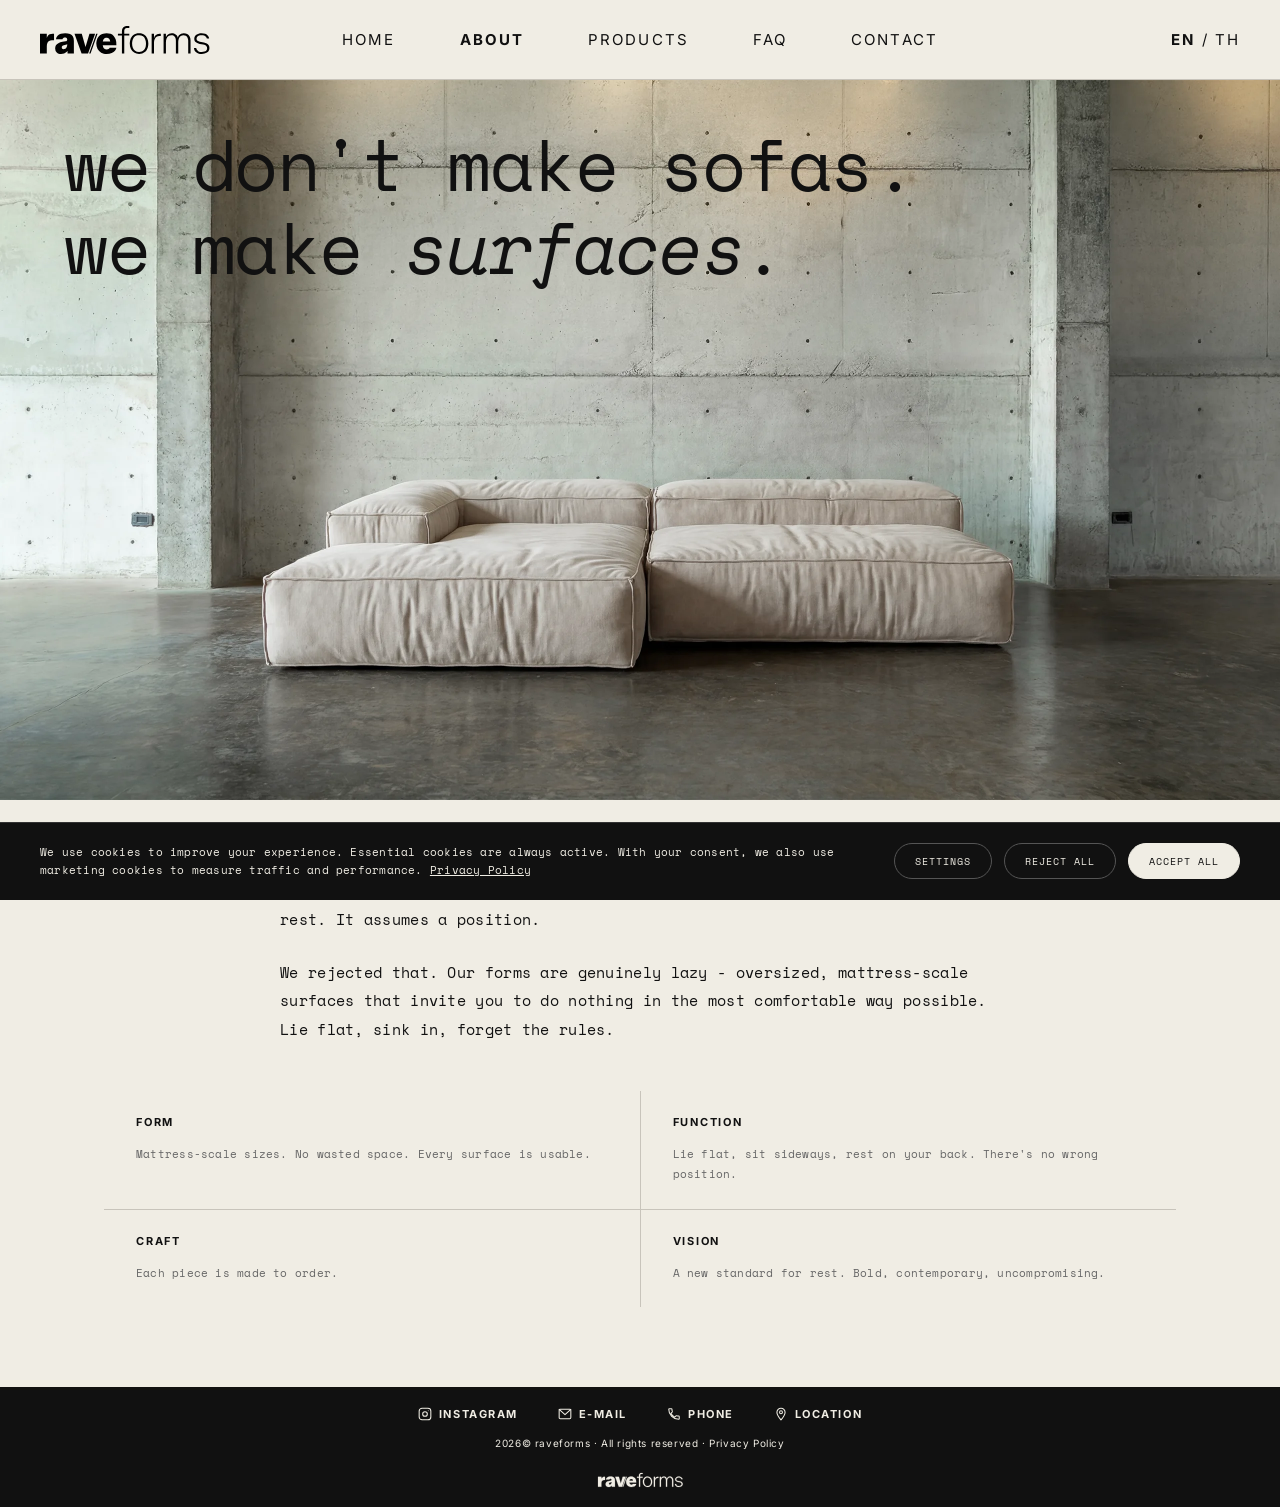
<file: about.html>
<!DOCTYPE html>
<html lang="en">
<head>
  <meta charset="UTF-8">
  <meta name="viewport" content="width=device-width, initial-scale=1.0, maximum-scale=1.0">
  <title>About - design philosophy, craft, made in Bangkok | raveforms</title>
  <meta name="description" content="Raveforms rejects the rules of the traditional sofa. We design mattress-scale surfaces - oversized, contemporary, made to order in Bangkok.">
  <meta property="og:type" content="website">
  <meta property="og:url" content="https://raveforms.com/about.html">
  <meta property="og:title" content="About - design philosophy, craft, made in Bangkok | raveforms">
  <meta property="og:description" content="Raveforms rejects the rules of the traditional sofa. We design mattress-scale surfaces - oversized, contemporary, made to order in Bangkok.">
  <meta property="og:image" content="https://raveforms.com/images/og-image.jpg">
  <meta property="og:image:width" content="1200">
  <meta property="og:image:height" content="630">
  <meta name="twitter:card" content="summary_large_image">
  <meta name="twitter:title" content="About - design philosophy, craft, made in Bangkok | raveforms">
  <meta name="twitter:description" content="Raveforms rejects the rules of the traditional sofa. We design mattress-scale surfaces - oversized, contemporary, made to order in Bangkok.">
  <meta name="twitter:image" content="https://raveforms.com/images/og-image.jpg">
  <link rel="icon" type="image/svg+xml" href="favicon.svg">
  <link rel="icon" type="image/png" href="favicon.png" sizes="32x32">
  <link rel="apple-touch-icon" href="apple-touch-icon.png">
  <link rel="stylesheet" href="style.css">
  <link rel="preconnect" href="https://fonts.googleapis.com">
  <link href="https://fonts.googleapis.com/css2?family=Inter:wght@300;400;700&family=Space+Mono:wght@400;700&display=swap" rel="stylesheet">
  <style>
/* CONTENT */
    .content {
      flex: 1;
      max-width: 1200px;
      margin: 0 auto;
      padding: 0 4rem 1.5rem;
      width: 100%;
    }

    

    .section {
      margin-bottom: 3.5rem;
      opacity: 0;
      animation: riseUp 0.8s cubic-bezier(0.16, 1, 0.3, 1) forwards;
    }

    .section:nth-child(2) { animation-delay: 0.4s; }
    .section:nth-child(3) { animation-delay: 0.6s; }
    .section:nth-child(4) { animation-delay: 0.8s; }
    .section:nth-child(5) { animation-delay: 1s; }

    .section-line {
      width: 32px;
      height: 0.5px;
      background: #C8C4BB;
      margin-bottom: 2rem;
    }

    .headline {
      font-family: 'Space Mono', monospace;
      font-size: clamp(20px, 3vw, 36px);
      font-weight: 400;
      color: #111;
      line-height: 1.15;
      letter-spacing: -0.02em;
      margin-bottom: 2rem;
    }

    .headline em {
      font-style: italic;
      color: #888;
    }

    .body-text {
      font-family: 'Space Mono', monospace;
      font-size: 15px;
      font-weight: 400;
      color: #111;
      line-height: 1.9;
      letter-spacing: 0.02em;
      max-width: 560px;
    }

    .body-text + .body-text {
      margin-top: 1.5rem;
    }

    .divider {
      border: none;
      border-top: 0.5px solid #C8C4BB;
      margin: 0 0 5rem;
      opacity: 0;
      animation: fadeIn 0.6s ease forwards 0.5s;
    }

    .stat-row {
      display: grid;
      grid-template-columns: repeat(3, 1fr);
      gap: 1px;
      background: #C8C4BB;
      margin-bottom: 5rem;
      opacity: 0;
      animation: fadeIn 0.8s ease forwards 0.9s;
    }

    .stat {
      background: #F0EDE4;
      padding: 2rem 1.5rem;
    }

    .stat-number {
      font-family: 'Space Mono', monospace;
      font-size: 32px;
      font-weight: 400;
      color: #111;
      line-height: 1;
      margin-bottom: 0.5rem;
    }

    .stat-label {
      font-family: 'Inter', sans-serif;
      font-size: 10px;
      font-weight: 700;
      letter-spacing: 0.16em;
      text-transform: uppercase;
      color: #888;
    }

    .about-hero {
      position: relative;
      width: 100vw;
      margin-left: calc(50% - 50vw);
      margin-right: calc(50% - 50vw);
      margin-bottom: 3rem;
      overflow: hidden;
    }
    .section .body-text {
      max-width: 720px;
      margin-left: auto;
      margin-right: auto;
    }
    .about-hero .about-image {
      display: block;
      width: 100%;
      margin: 0;
    }
    .about-hero .about-image img {
      display: block;
      width: 100%;
      height: auto;
    }
    .about-hero .headline {
      position: absolute;
      left: 5%;
      top: 6%;
      margin-bottom: 0;
      color: #111;
      z-index: 2;
      max-width: 90%;
      font-size: clamp(40px, 6vw, 72px);
    }
    .about-hero .headline em {
      color: #111;
    }
    @media (max-width: 900px) {
      .about-hero {
        margin: 0 -1.25rem 2rem -1.25rem;
        width: calc(100% + 2.5rem);
      }
      .about-hero .headline {
        left: 5%;
        top: 5%;
        font-size: clamp(20px, 5.5vw, 32px);
      }
    }

    .values-grid {
      display: grid;
      grid-template-columns: 1fr 1fr;
      gap: 1px;
      background: #C8C4BB;
      opacity: 0;
      animation: fadeIn 0.8s ease forwards 1.1s;
      margin-bottom: 0.5rem;
    }

    .value-item {
      background: #F0EDE4;
      padding: 1.5rem 2rem;
    }

    .value-title {
      font-family: 'Inter', sans-serif;
      font-size: 11px;
      font-weight: 700;
      letter-spacing: 0.16em;
      text-transform: uppercase;
      color: #111;
      margin-bottom: 1rem;
    }

    .value-text {
      font-family: 'Space Mono', monospace;
      font-size: 11px;
      color: #666;
      line-height: 1.8;
      letter-spacing: 0.02em;
    }

    
    

    

    

    

    

    
      

    @media (max-width: 900px) {
      .content {
        padding: 0 1.25rem 2rem 1.25rem !important;
        max-width: 100%;
        margin: 0 auto;
        text-align: left;
      }
      .section-line { margin-left: 0; }
      .body-text { max-width: 100%; font-size: 12px; }
      .headline { font-size: clamp(28px, 8vw, 48px); margin-bottom: 2rem; }
      .stat-row { grid-template-columns: 1fr 1fr 1fr; }
      .values-grid { grid-template-columns: 1fr 1fr; gap: 1px; margin-top: 2rem; }
      .value-item { text-align: left; }
      .value-title { font-size: 11px; }
      .value-desc { font-size: 11px; }
    }
</style>
</head>
<body>

<div class="page">

  <!-- NAV -->
  <nav class="nav">
    <a href="index.html" class="nav-logo" style="text-decoration:none;display:inline-block;line-height:0;">
      <svg xmlns="http://www.w3.org/2000/svg" viewBox="0 0 499.46 82.54"><path d="M28.52 24.43c-2.53 1.17-4.57 3-6.12 5.5-.9 1.44-1.67 3.15-2.32 5.09V22.67H0v58.28h20.07V59.41c0-3.78.57-6.97 1.7-9.58s2.82-4.59 5.05-5.95q3.345-2.04 8.22-2.04h6.35V22.68h-3.86c-3.48 0-6.48.59-9.01 1.76Zm59.98-.9c-3.82-1.62-8.52-2.44-14.12-2.44-4.69 0-8.98.57-12.87 1.7s-7.13 3-9.69 5.61c-2.57 2.61-4.2 6.07-4.88 10.37h19.39c.3-1.81 1.15-3.04 2.55-3.68s3.08-.96 5.05-.96c1.28 0 2.4.21 3.34.62.94.42 1.68 1.04 2.21 1.87s.79 1.85.79 3.06v.11c0 1.44-.42 2.59-1.25 3.46s-2.12 1.49-3.86 1.87l-8.73 1.59c-4.99.91-9.09 2.23-12.3 3.97s-5.6 3.87-7.14 6.41c-1.55 2.53-2.32 5.58-2.32 9.13q0 7.26 4.71 11.79c3.14 3.02 7.39 4.54 12.76 4.54 3.25 0 6.2-.47 8.84-1.42a21.3 21.3 0 0 0 7.14-4.25c1.15-1.02 2.16-2.23 3.06-3.58v7.67h18.71V44.01c0-5.29-.95-9.62-2.83-12.98-1.89-3.36-4.74-5.86-8.56-7.48Zm-8.22 31.35c0 1.51-.23 3.06-.68 4.65s-1.12 3.06-1.98 4.42a10.3 10.3 0 0 1-3.34 3.29c-1.36.83-2.91 1.25-4.65 1.25s-2.99-.43-3.97-1.3q-1.47-1.305-1.47-4.14c0-1.51.53-2.81 1.59-3.91q1.59-1.65 4.65-2.55L75.87 55c2-.64 3.47-1.16 4.42-1.56v1.45Zm65.53-32.2-11.6 39.2-11.07-39.2h-21.43l20.86 58.28h19.1l20.84-58.28zm71.38 6.52q-3.915-4.14-9.3-6.12c-3.59-1.32-7.5-1.98-11.74-1.98-3.55 0-6.9.49-10.03 1.47-3.14.98-5.94 2.4-8.39 4.25a27.7 27.7 0 0 0-6.29 6.58c-1.74 2.53-3.08 5.35-4.03 8.45s-1.42 6.43-1.42 9.98c0 5.9 1.26 11.15 3.8 15.76 2.53 4.61 6.08 8.26 10.66 10.94 4.57 2.68 9.85 4.03 15.82 4.03s11.02-.89 15.14-2.67 7.33-4.06 9.64-6.86c2.3-2.8 3.69-5.74 4.14-8.84h-19.73c-.68 1.59-1.8 2.78-3.34 3.57-1.55.79-3.34 1.19-5.39 1.19-2.8 0-5.08-.66-6.86-1.98s-3.08-3.27-3.91-5.84c-.45-1.39-.77-2.95-.97-4.65h40.21c.15-6.42-.49-11.89-1.93-16.38-1.44-4.5-3.46-8.12-6.07-10.89Zm-31.98 16.38c.3-1.66.73-3.16 1.31-4.48.6-1.4 1.36-2.57 2.27-3.52.91-.94 1.96-1.66 3.17-2.15s2.57-.74 4.08-.74c1.36 0 2.63.17 3.8.51s2.23.93 3.17 1.76 1.76 1.95 2.44 3.34c.68 1.4 1.17 3.16 1.47 5.27h-21.71Zm62.82-43.71c-2.08 1.25-3.69 2.97-4.82 5.16s-1.7 4.65-1.7 7.37v8.28h-11.79v5.56h11.79v52.72h6.92V28.23h14.85v-5.56h-14.85v-8.5q0-3.735 2.1-6.18c1.4-1.62 3.23-2.44 5.5-2.44h7.26V0h-8.16c-2.65 0-5.01.62-7.09 1.87Zm97.29 22.28c-2.31.98-4.31 2.57-6.01 4.76-1.4 1.8-2.47 4.15-3.23 7.02V22.67h-6.92v58.28h6.92V48.64q0-5.445 1.98-9.75c1.32-2.87 3.17-5.16 5.56-6.86s5.16-2.55 8.33-2.55h4.2v-6.8h-3.63q-3.735 0-7.2 1.47m88.61-.45c-3.02-1.59-6.35-2.38-9.98-2.38-2.8 0-5.41.49-7.82 1.47-2.42.98-4.54 2.57-6.35 4.76-1.47 1.78-2.64 4.1-3.52 6.93-.73-2.91-1.84-5.27-3.34-7.04-1.85-2.19-4.04-3.76-6.58-4.71-2.53-.94-5.2-1.42-7.99-1.42-2.65 0-5.16.49-7.54 1.47s-4.46 2.48-6.24 4.48c-1.42 1.6-2.53 3.6-3.34 5.99V22.67h-6.92v58.28h6.92V48.07c0-4.23.66-7.9 1.98-11q1.98-4.65 5.67-7.26t8.79-2.61c5.1 0 6.31 1.3 8.96 3.91 2.64 2.61 3.97 6.75 3.97 12.42v37.42h6.92V47.27c0-4.08.64-7.61 1.93-10.6 1.28-2.98 3.1-5.31 5.44-6.97s5.1-2.5 8.28-2.5c2.42 0 4.67.59 6.75 1.76s3.76 2.97 5.05 5.39c1.28 2.42 1.93 5.52 1.93 9.3v37.3h6.92V42.06c0-4.46-.89-8.24-2.66-11.34-1.78-3.1-4.18-5.44-7.2-7.03Zm63.44 33.16c-1.4-2.15-3.33-3.89-5.78-5.21-2.46-1.32-5.24-2.29-8.33-2.89l-12.13-2.27c-2.57-.53-4.82-1.46-6.75-2.78s-2.89-3.46-2.89-6.41c0-2.42.7-4.38 2.1-5.9 1.4-1.51 3.21-2.62 5.44-3.34s4.59-1.08 7.09-1.08c2.79 0 5.27.4 7.43 1.19 2.15.79 3.93 1.91 5.33 3.35s2.4 3.21 3 5.33h6.8c-.38-3.25-1.61-6.03-3.69-8.33-2.08-2.31-4.72-4.08-7.94-5.33-3.21-1.25-6.79-1.87-10.71-1.87-3.17 0-6.07.4-8.67 1.19-2.61.79-4.88 1.91-6.8 3.34-1.93 1.44-3.42 3.14-4.48 5.1a13.2 13.2 0 0 0-1.59 6.35c0 4.16 1.32 7.52 3.97 10.09s6.65 4.35 12.02 5.33l10.32 1.93c4.46.91 7.5 2.42 9.13 4.54 1.62 2.12 2.44 4.27 2.44 6.46 0 2.57-.76 4.67-2.27 6.29-1.51 1.63-3.46 2.82-5.84 3.57-2.38.76-4.9 1.13-7.54 1.13-4.08 0-7.26-.6-9.52-1.81-2.27-1.21-3.89-2.74-4.88-4.59-.98-1.85-1.66-3.65-2.04-5.39h-6.8c.15 2.12.68 4.21 1.59 6.29q1.365 3.12 4.08 5.61c1.81 1.66 4.16 3 7.03 4.03 2.87 1.02 6.39 1.53 10.54 1.53 2.72 0 5.4-.32 8.05-.96q3.975-.96 7.2-3c3.225-2.04 3.89-3.16 5.22-5.39 1.32-2.23 1.98-4.93 1.98-8.11s-.7-5.84-2.1-7.99ZM306.6 25.17c-4.08-2.57-8.92-3.86-14.51-3.86-3.33 0-6.41.47-9.24 1.42s-5.37 2.31-7.6 4.08a25.9 25.9 0 0 0-5.73 6.41c-1.59 2.5-2.8 5.31-3.63 8.45s-1.25 6.52-1.25 10.15c0 6.05 1.13 11.36 3.4 15.93s5.46 8.15 9.58 10.71c4.12 2.57 8.94 3.86 14.46 3.86 3.32 0 6.41-.47 9.24-1.42s5.37-2.3 7.6-4.08 4.12-3.91 5.67-6.41 2.74-5.31 3.57-8.45 1.25-6.52 1.25-10.15c0-6.05-1.12-11.36-3.35-15.93s-5.39-8.14-9.47-10.71Zm5.15 34.19c-.49 2.46-1.27 4.72-2.32 6.8-1.06 2.08-2.4 3.89-4.03 5.44q-2.445 2.325-5.73 3.63c-2.19.87-4.72 1.3-7.6 1.3-4.76 0-8.66-1.15-11.68-3.46-3.02-2.3-5.25-5.35-6.69-9.13s-2.15-7.86-2.15-12.25c0-2.64.26-5.2.79-7.65.53-2.46 1.3-4.71 2.32-6.75s2.34-3.84 3.97-5.39c1.62-1.55 3.55-2.74 5.78-3.57s4.78-1.25 7.65-1.25c4.76 0 8.64 1.13 11.62 3.4s5.2 5.25 6.63 8.96c1.44 3.7 2.15 7.79 2.15 12.25 0 2.65-.25 5.2-.74 7.65ZM168.33 22.68h-2.55l-20.84 58.28h4.09l20.75-58.28z"/></svg>
    </a>

    <button class="nav-hamburger" id="nav-hamburger" aria-label="Menu">
      <span></span><span></span><span></span>
    </button>
    <ul class="nav-links">
      <li><a href="index.html">Home</a></li>
      <li class="active"><a href="about.html">About</a></li>
      <li style="position:relative;">
        <a href="#" id="prod-btn">Products</a>
        <div id="prod-menu">
          <a href="products.html">Sofas</a>
          <a href="accessories.html">Accessories</a>
        </div>
      </li>
      <li><a href="faq.html">FAQ</a></li>
      <li><a href="contact.html">Contact</a></li>
    </ul>

    <div class="nav-lang" id="lang-toggle">
      <span class="active" id="lang-en">EN</span>
      <span style="font-weight:400;"> / </span>
      <span class="inactive" id="lang-th">TH</span>
    </div>
  </nav>

  <!-- CONTENT -->
  <main class="content">

    <div class="section">
      <div class="about-hero">
        <picture class="about-image">
          <source media="(max-width: 900px)" srcset="images/raveforms_about_mobile.webp">
          <img src="images/raveforms_about.webp" alt="Cloud Form oversized modular sofa - mattress-scale surface for lying flat, sitting sideways, sprawled out">
        </picture>
        <h1 class="headline">we don't make sofas.<br>we make <em>surfaces.</em></h1>
      </div>
      <p class="body-text">Raveforms was born from a simple frustration - the sofa as an object has barely changed over the years. It tells you how to sit. It limits how you rest. It assumes a position.</p>
      <p class="body-text" style="margin-bottom: 3rem;">We rejected that. Our forms are genuinely lazy - oversized, mattress-scale surfaces that invite you to do nothing in the most comfortable way possible. Lie flat, sink in, forget the rules.</p>

    <div class="values-grid">
      <div class="value-item">
        <p class="value-title">Form</p>
        <p class="value-text">Mattress-scale sizes. No wasted space. Every surface is usable.</p>
      </div>
      <div class="value-item">
        <p class="value-title">Function</p>
        <p class="value-text">Lie flat, sit sideways, rest on your back. There's no wrong position.</p>
      </div>
      <div class="value-item">
        <p class="value-title">Craft</p>
        <p class="value-text">Each piece is made to order.</p>
      </div>
      <div class="value-item">
        <p class="value-title">Vision</p>
        <p class="value-text">A new standard for rest. Bold, contemporary, uncompromising.</p>
      </div>
    </div>
  </main>

  <!-- FOOTER -->
  <footer class="footer">
    <ul class="footer-links">
      <li>
        <svg width="14" height="14" viewBox="0 0 24 24" fill="none" stroke="#111" stroke-width="1.8" stroke-linecap="round" stroke-linejoin="round"><rect x="2" y="2" width="20" height="20" rx="5"/><circle cx="12" cy="12" r="4"/><circle cx="17.5" cy="6.5" r="0.8" fill="#111" stroke="none"/></svg>
        <a href="https://www.instagram.com/raveforms" target="_blank" rel="noopener" style="text-decoration:none;color:inherit;">Instagram</a>
      </li>
      <li>
        <svg width="14" height="14" viewBox="0 0 24 24" fill="none" stroke="#111" stroke-width="1.8" stroke-linecap="round" stroke-linejoin="round"><rect x="2" y="4" width="20" height="16" rx="2"/><polyline points="2,4 12,13 22,4"/></svg>
        <a href="mailto:raveformsbkk@gmail.com" style="text-decoration:none;color:inherit;">E-mail</a>
      </li>
      <li>
        <svg width="14" height="14" viewBox="0 0 24 24" fill="none" stroke="#111" stroke-width="1.8" stroke-linecap="round" stroke-linejoin="round"><path d="M6.6 10.8a15.2 15.2 0 0 0 6.6 6.6l2.2-2.2a1 1 0 0 1 1-.24 11.4 11.4 0 0 0 3.6.6 1 1 0 0 1 1 1V20a1 1 0 0 1-1 1A17 17 0 0 1 3 4a1 1 0 0 1 1-1h3.5a1 1 0 0 1 1 1 11.4 11.4 0 0 0 .6 3.6 1 1 0 0 1-.24 1L6.6 10.8z"/></svg>
        <a href="tel:+660807605074" style="text-decoration:none;color:inherit;">Phone</a>
      </li>
      <li>
        <svg width="14" height="14" viewBox="0 0 24 24" fill="none" stroke="#111" stroke-width="1.8" stroke-linecap="round" stroke-linejoin="round"><path d="M12 2C8.13 2 5 5.13 5 9c0 5.25 7 13 7 13s7-7.75 7-13c0-3.87-3.13-7-7-7z"/><circle cx="12" cy="9" r="2.5"/></svg>
        <a href="https://maps.app.goo.gl/edBnxW2e9k4XNzD27" target="_blank" rel="noopener" style="text-decoration:none;color:inherit;">Location</a>
      </li>
    </ul>
    <span class="footer-copy">2026&copy; raveforms &middot; All rights reserved &middot; <a href="privacy.html" style="color:inherit;text-decoration:none;">Privacy Policy</a></span>
    <svg class="footer-logo" xmlns="http://www.w3.org/2000/svg" viewBox="0 0 499.46 82.54" aria-label="raveforms"><path d="M28.52 24.43c-2.53 1.17-4.57 3-6.12 5.5-.9 1.44-1.67 3.15-2.32 5.09V22.67H0v58.28h20.07V59.41c0-3.78.57-6.97 1.7-9.58s2.82-4.59 5.05-5.95q3.345-2.04 8.22-2.04h6.35V22.68h-3.86c-3.48 0-6.48.59-9.01 1.76Zm59.98-.9c-3.82-1.62-8.52-2.44-14.12-2.44-4.69 0-8.98.57-12.87 1.7s-7.13 3-9.69 5.61c-2.57 2.61-4.2 6.07-4.88 10.37h19.39c.3-1.81 1.15-3.04 2.55-3.68s3.08-.96 5.05-.96c1.28 0 2.4.21 3.34.62.94.42 1.68 1.04 2.21 1.87s.79 1.85.79 3.06v.11c0 1.44-.42 2.59-1.25 3.46s-2.12 1.49-3.86 1.87l-8.73 1.59c-4.99.91-9.09 2.23-12.3 3.97s-5.6 3.87-7.14 6.41c-1.55 2.53-2.32 5.58-2.32 9.13q0 7.26 4.71 11.79c3.14 3.02 7.39 4.54 12.76 4.54 3.25 0 6.2-.47 8.84-1.42a21.3 21.3 0 0 0 7.14-4.25c1.15-1.02 2.16-2.23 3.06-3.58v7.67h18.71V44.01c0-5.29-.95-9.62-2.83-12.98-1.89-3.36-4.74-5.86-8.56-7.48Zm-8.22 31.35c0 1.51-.23 3.06-.68 4.65s-1.12 3.06-1.98 4.42a10.3 10.3 0 0 1-3.34 3.29c-1.36.83-2.91 1.25-4.65 1.25s-2.99-.43-3.97-1.3q-1.47-1.305-1.47-4.14c0-1.51.53-2.81 1.59-3.91q1.59-1.65 4.65-2.55L75.87 55c2-.64 3.47-1.16 4.42-1.56v1.45Zm65.53-32.2-11.6 39.2-11.07-39.2h-21.43l20.86 58.28h19.1l20.84-58.28zm71.38 6.52q-3.915-4.14-9.3-6.12c-3.59-1.32-7.5-1.98-11.74-1.98-3.55 0-6.9.49-10.03 1.47-3.14.98-5.94 2.4-8.39 4.25a27.7 27.7 0 0 0-6.29 6.58c-1.74 2.53-3.08 5.35-4.03 8.45s-1.42 6.43-1.42 9.98c0 5.9 1.26 11.15 3.8 15.76 2.53 4.61 6.08 8.26 10.66 10.94 4.57 2.68 9.85 4.03 15.82 4.03s11.02-.89 15.14-2.67 7.33-4.06 9.64-6.86c2.3-2.8 3.69-5.74 4.14-8.84h-19.73c-.68 1.59-1.8 2.78-3.34 3.57-1.55.79-3.34 1.19-5.39 1.19-2.8 0-5.08-.66-6.86-1.98s-3.08-3.27-3.91-5.84c-.45-1.39-.77-2.95-.97-4.65h40.21c.15-6.42-.49-11.89-1.93-16.38-1.44-4.5-3.46-8.12-6.07-10.89Zm-31.98 16.38c.3-1.66.73-3.16 1.31-4.48.6-1.4 1.36-2.57 2.27-3.52.91-.94 1.96-1.66 3.17-2.15s2.57-.74 4.08-.74c1.36 0 2.63.17 3.8.51s2.23.93 3.17 1.76 1.76 1.95 2.44 3.34c.68 1.4 1.17 3.16 1.47 5.27h-21.71Zm62.82-43.71c-2.08 1.25-3.69 2.97-4.82 5.16s-1.7 4.65-1.7 7.37v8.28h-11.79v5.56h11.79v52.72h6.92V28.23h14.85v-5.56h-14.85v-8.5q0-3.735 2.1-6.18c1.4-1.62 3.23-2.44 5.5-2.44h7.26V0h-8.16c-2.65 0-5.01.62-7.09 1.87Zm97.29 22.28c-2.31.98-4.31 2.57-6.01 4.76-1.4 1.8-2.47 4.15-3.23 7.02V22.67h-6.92v58.28h6.92V48.64q0-5.445 1.98-9.75c1.32-2.87 3.17-5.16 5.56-6.86s5.16-2.55 8.33-2.55h4.2v-6.8h-3.63q-3.735 0-7.2 1.47m88.61-.45c-3.02-1.59-6.35-2.38-9.98-2.38-2.8 0-5.41.49-7.82 1.47-2.42.98-4.54 2.57-6.35 4.76-1.47 1.78-2.64 4.1-3.52 6.93-.73-2.91-1.84-5.27-3.34-7.04-1.85-2.19-4.04-3.76-6.58-4.71-2.53-.94-5.2-1.42-7.99-1.42-2.65 0-5.16.49-7.54 1.47s-4.46 2.48-6.24 4.48c-1.42 1.6-2.53 3.6-3.34 5.99V22.67h-6.92v58.28h6.92V48.07c0-4.23.66-7.9 1.98-11q1.98-4.65 5.67-7.26t8.79-2.61c5.1 0 6.31 1.3 8.96 3.91 2.64 2.61 3.97 6.75 3.97 12.42v37.42h6.92V47.27c0-4.08.64-7.61 1.93-10.6 1.28-2.98 3.1-5.31 5.44-6.97s5.1-2.5 8.28-2.5c2.42 0 4.67.59 6.75 1.76s3.76 2.97 5.05 5.39c1.28 2.42 1.93 5.52 1.93 9.3v37.3h6.92V42.06c0-4.46-.89-8.24-2.66-11.34-1.78-3.1-4.18-5.44-7.2-7.03Zm63.44 33.16c-1.4-2.15-3.33-3.89-5.78-5.21-2.46-1.32-5.24-2.29-8.33-2.89l-12.13-2.27c-2.57-.53-4.82-1.46-6.75-2.78s-2.89-3.46-2.89-6.41c0-2.42.7-4.38 2.1-5.9 1.4-1.51 3.21-2.62 5.44-3.34s4.59-1.08 7.09-1.08c2.79 0 5.27.4 7.43 1.19 2.15.79 3.93 1.91 5.33 3.35s2.4 3.21 3 5.33h6.8c-.38-3.25-1.61-6.03-3.69-8.33-2.08-2.31-4.72-4.08-7.94-5.33-3.21-1.25-6.79-1.87-10.71-1.87-3.17 0-6.07.4-8.67 1.19-2.61.79-4.88 1.91-6.8 3.34-1.93 1.44-3.42 3.14-4.48 5.1a13.2 13.2 0 0 0-1.59 6.35c0 4.16 1.32 7.52 3.97 10.09s6.65 4.35 12.02 5.33l10.32 1.93c4.46.91 7.5 2.42 9.13 4.54 1.62 2.12 2.44 4.27 2.44 6.46 0 2.57-.76 4.67-2.27 6.29-1.51 1.63-3.46 2.82-5.84 3.57-2.38.76-4.9 1.13-7.54 1.13-4.08 0-7.26-.6-9.52-1.81-2.27-1.21-3.89-2.74-4.88-4.59-.98-1.85-1.66-3.65-2.04-5.39h-6.8c.15 2.12.68 4.21 1.59 6.29q1.365 3.12 4.08 5.61c1.81 1.66 4.16 3 7.03 4.03 2.87 1.02 6.39 1.53 10.54 1.53 2.72 0 5.4-.32 8.05-.96q3.975-.96 7.2-3c3.225-2.04 3.89-3.16 5.22-5.39 1.32-2.23 1.98-4.93 1.98-8.11s-.7-5.84-2.1-7.99ZM306.6 25.17c-4.08-2.57-8.92-3.86-14.51-3.86-3.33 0-6.41.47-9.24 1.42s-5.37 2.31-7.6 4.08a25.9 25.9 0 0 0-5.73 6.41c-1.59 2.5-2.8 5.31-3.63 8.45s-1.25 6.52-1.25 10.15c0 6.05 1.13 11.36 3.4 15.93s5.46 8.15 9.58 10.71c4.12 2.57 8.94 3.86 14.46 3.86 3.32 0 6.41-.47 9.24-1.42s5.37-2.3 7.6-4.08 4.12-3.91 5.67-6.41 2.74-5.31 3.57-8.45 1.25-6.52 1.25-10.15c0-6.05-1.12-11.36-3.35-15.93s-5.39-8.14-9.47-10.71Zm5.15 34.19c-.49 2.46-1.27 4.72-2.32 6.8-1.06 2.08-2.4 3.89-4.03 5.44q-2.445 2.325-5.73 3.63c-2.19.87-4.72 1.3-7.6 1.3-4.76 0-8.66-1.15-11.68-3.46-3.02-2.3-5.25-5.35-6.69-9.13s-2.15-7.86-2.15-12.25c0-2.64.26-5.2.79-7.65.53-2.46 1.3-4.71 2.32-6.75s2.34-3.84 3.97-5.39c1.62-1.55 3.55-2.74 5.78-3.57s4.78-1.25 7.65-1.25c4.76 0 8.64 1.13 11.62 3.4s5.2 5.25 6.63 8.96c1.44 3.7 2.15 7.79 2.15 12.25 0 2.65-.25 5.2-.74 7.65ZM168.33 22.68h-2.55l-20.84 58.28h4.09l20.75-58.28z"/></svg>
  </footer>

</div>

<script>
  const toggle = document.getElementById('lang-toggle');
  const en = document.getElementById('lang-en');
  const th = document.getElementById('lang-th');
  let activeLang = 'en';
  toggle.addEventListener('click', function() {
    if (activeLang === 'en') {
      en.className = 'inactive';
      th.className = 'active';
      activeLang = 'th';
    } else {
      en.className = 'active';
      th.className = 'inactive';
      activeLang = 'en';
    }
  });

  // Products dropdown
  (function(){
    var b = document.getElementById('prod-btn');
    var m = document.getElementById('prod-menu');
    var li = b ? b.closest('li') : null;
    if(!b||!m) return;
    b.onclick = function(e){ e.preventDefault(); e.stopPropagation(); var open = m.style.display==='flex'; m.style.display = open?'none':'flex'; if(li) li.classList.toggle('menu-open', !open); };
    document.addEventListener('click', function(){ m.style.display='none'; if(li) li.classList.remove('menu-open'); });
  })();
</script>

<!-- ═══════════════════════════════════════════════════════
     COOKIE BANNER - GDPR compliant
     Paste this block just before </body> on every page
     ═══════════════════════════════════════════════════════ -->


<!-- Cookie Banner -->
<div id="cookie-banner" role="dialog" aria-label="Cookie consent">
  <p class="cookie-text">
    We use cookies to improve your experience. Essential cookies are always active.
    With your consent, we also use marketing cookies to measure traffic and performance.
    <a href="privacy.html">Privacy Policy</a>
  </p>
  <div class="cookie-btns">
    <button class="cookie-btn cookie-btn-settings" id="cookie-settings-btn">Settings</button>
    <button class="cookie-btn cookie-btn-reject" id="cookie-reject-btn">Reject all</button>
    <button class="cookie-btn cookie-btn-accept" id="cookie-accept-btn">Accept all</button>
  </div>
</div>

<!-- Cookie Settings Modal -->
<div id="cookie-modal" role="dialog" aria-modal="true" aria-label="Cookie settings">
  <div class="cookie-modal-box">
    <p class="cookie-modal-title">Cookie preferences</p>

    <div class="cookie-category">
      <div class="cookie-cat-header">
        <span class="cookie-cat-name">Essential</span>
        <label class="cookie-toggle">
          <input type="checkbox" checked disabled>
          <span class="cookie-toggle-slider"></span>
        </label>
      </div>
      <p class="cookie-cat-desc">Required for the website to function. Cannot be disabled. No personal data is collected beyond what is necessary for operation.</p>
    </div>

    <div class="cookie-category">
      <div class="cookie-cat-header">
        <span class="cookie-cat-name">Analytics & Marketing</span>
        <label class="cookie-toggle">
          <input type="checkbox" id="toggle-marketing">
          <span class="cookie-toggle-slider"></span>
        </label>
      </div>
      <p class="cookie-cat-desc">Help us understand how visitors interact with our site (e.g. Google Analytics). This data is used to improve our services. Requires your explicit consent under GDPR.</p>
    </div>

    <div class="cookie-modal-footer">
      <button class="cookie-modal-btn cookie-modal-save" id="cookie-save-btn">Save preferences</button>
    </div>
  </div>
</div>

<script>
(function() {
  var STORAGE_KEY = 'rv_cookie_consent';
  var banner = document.getElementById('cookie-banner');
  var modal  = document.getElementById('cookie-modal');
  var toggleMarketing = document.getElementById('toggle-marketing');

  function getConsent() {
    try { return JSON.parse(localStorage.getItem(STORAGE_KEY)); } catch(e) { return null; }
  }
  function setConsent(marketing) {
    localStorage.setItem(STORAGE_KEY, JSON.stringify({ essential: true, marketing: marketing, ts: Date.now() }));
  }
  function hideBanner() { banner.classList.remove('visible'); }
  function showBanner() { setTimeout(function(){ banner.classList.add('visible'); }, 400); }

  // Init
  var consent = getConsent();
  if (!consent) {
    showBanner();
  } else {
    if (consent.marketing) enableMarketing();
  }

  // Buttons
  document.getElementById('cookie-accept-btn').addEventListener('click', function() {
    setConsent(true); enableMarketing(); hideBanner();
  });
  document.getElementById('cookie-reject-btn').addEventListener('click', function() {
    setConsent(false); hideBanner();
  });
  document.getElementById('cookie-settings-btn').addEventListener('click', function() {
    var c = getConsent();
    if (c) toggleMarketing.checked = c.marketing;
    modal.classList.add('open');
  });
  document.getElementById('cookie-save-btn').addEventListener('click', function() {
    var m = toggleMarketing.checked;
    setConsent(m);
    if (m) enableMarketing(); else disableMarketing();
    modal.classList.remove('open');
    hideBanner();
  });
  modal.addEventListener('click', function(e) {
    if (e.target === modal) modal.classList.remove('open');
  });

  function enableMarketing() {
    // Place marketing/analytics scripts here when ready
    // e.g. Google Analytics gtag
  }
  function disableMarketing() {
    // Optionally clear marketing cookies here
    document.cookie = '_ga=; Max-Age=0; path=/';
    document.cookie = '_gid=; Max-Age=0; path=/';
  }

  // Expose withdraw function globally
  window.raveformsWithdrawConsent = function() {
    setConsent(false); disableMarketing();
    localStorage.removeItem(STORAGE_KEY);
    showBanner();
  };
})();
</script>

<script>
  // Hamburger menu
  (function() {
    var btn = document.getElementById('nav-hamburger');
    var links = document.querySelector('.nav-links');
    var prodBtn = document.getElementById('prod-btn');
    var prodMenu = document.getElementById('prod-menu');
    if (!btn || !links) return;

    btn.addEventListener('click', function(e) {
      e.stopPropagation();
      var isOpen = links.classList.contains('open');
      links.classList.toggle('open', !isOpen);
      btn.classList.toggle('open', !isOpen);
      if (isOpen && prodMenu) { prodMenu.classList.remove('mobile-open'); prodMenu.style.display = 'none'; }
    });

    if (prodBtn && prodMenu) {
      prodBtn.addEventListener('click', function(e) {
        if (window.innerWidth <= 768) {
          e.preventDefault(); e.stopPropagation();
          var open = prodMenu.classList.contains('mobile-open');
          prodMenu.classList.toggle('mobile-open', !open);
          prodMenu.style.display = open ? 'none' : 'flex';
        }
      });
    }

    links.querySelectorAll('a:not(#prod-btn)').forEach(function(a) {
      a.addEventListener('click', function() {
        btn.classList.remove('open'); links.classList.remove('open');
        if (prodMenu) { prodMenu.classList.remove('mobile-open'); prodMenu.style.display = 'none'; }
      });
    });

    document.addEventListener('click', function(e) {
      if (!btn.contains(e.target) && !links.contains(e.target)) {
        btn.classList.remove('open'); links.classList.remove('open');
        if (prodMenu) { prodMenu.classList.remove('mobile-open'); prodMenu.style.display = 'none'; }
      }
    });
  })();
</script>
</body>
</html>
</file>
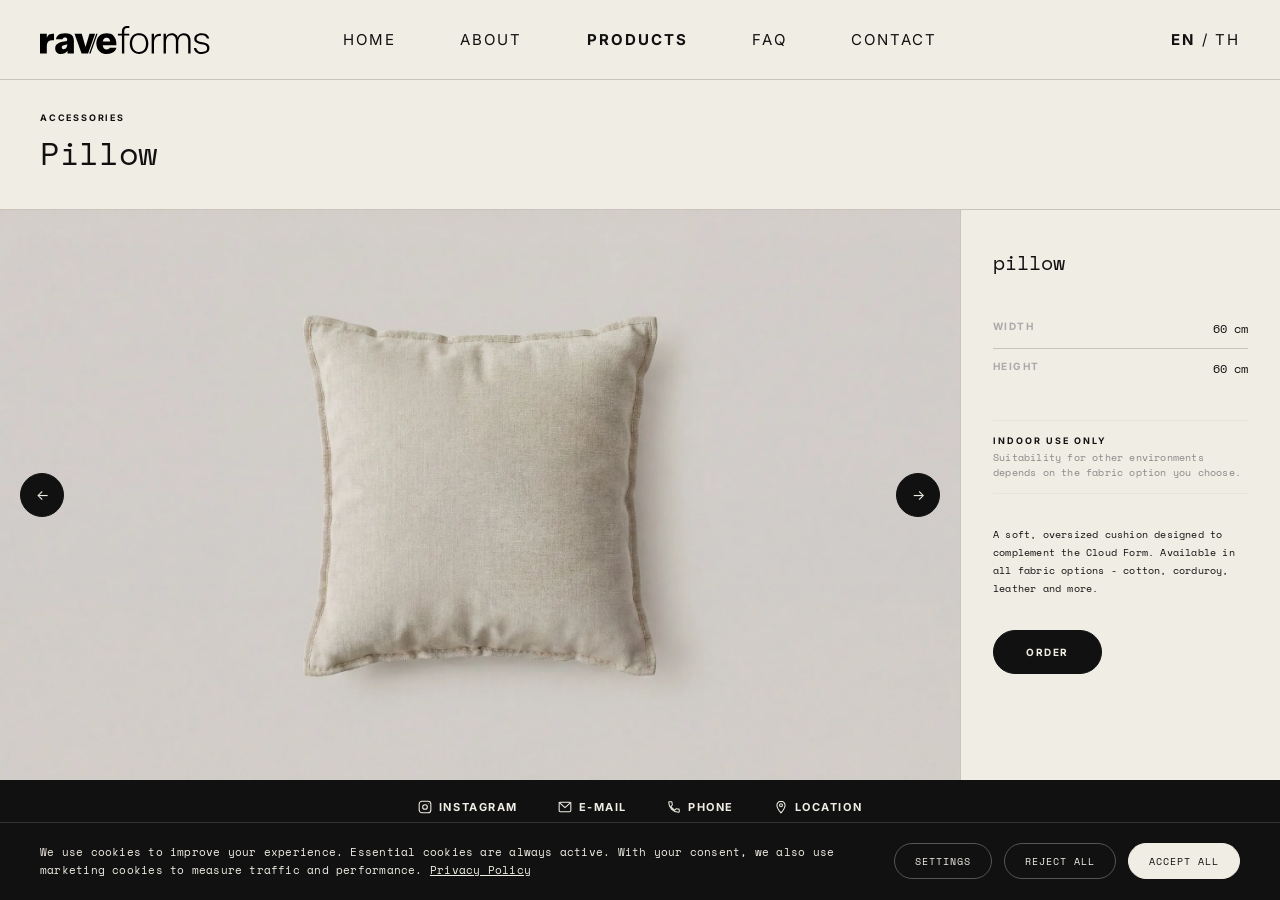
<file: accessories.html>
<!DOCTYPE html>
<html lang="en">
<head>
  <meta charset="UTF-8">
  <meta name="viewport" content="width=device-width, initial-scale=1.0, maximum-scale=1.0">
  <title>Cloud Form Pillow - oversized cushion in cotton, corduroy, leather | raveforms</title>
  <meta name="description" content="Oversized cushion designed to complement the Cloud Form sofa. Available in cotton, corduroy, leather or terracotta. From THB 4,000.">
  <meta property="og:type" content="website">
  <meta property="og:url" content="https://raveforms.com/accessories.html">
  <meta property="og:title" content="Cloud Form Pillow - oversized cushion | raveforms">
  <meta property="og:description" content="Oversized cushion designed to complement the Cloud Form sofa. Available in cotton, corduroy, leather or terracotta. From THB 4,000.">
  <meta property="og:image" content="https://raveforms.com/images/og-image.jpg">
  <meta property="og:image:width" content="1200">
  <meta property="og:image:height" content="630">
  <meta name="twitter:card" content="summary_large_image">
  <meta name="twitter:title" content="Cloud Form Pillow - oversized cushion | raveforms">
  <meta name="twitter:description" content="Oversized cushion designed to complement the Cloud Form sofa. Available in cotton, corduroy, leather or terracotta. From THB 4,000.">
  <meta name="twitter:image" content="https://raveforms.com/images/og-image.jpg">
  <link rel="icon" type="image/svg+xml" href="favicon.svg">
  <link rel="icon" type="image/png" href="favicon.png" sizes="32x32">
  <link rel="apple-touch-icon" href="apple-touch-icon.png">
  <link rel="stylesheet" href="style.css">
  <link rel="preconnect" href="https://fonts.googleapis.com">
  <link href="https://fonts.googleapis.com/css2?family=Inter:wght@300;400;700&family=Space+Mono:wght@400&display=swap" rel="stylesheet">
  <style>
.content { flex: 1; display: flex; flex-direction: column; }

    .top-bar {
      display: flex; justify-content: space-between; align-items: center;
      padding: 2rem 2.5rem; border-bottom: 0.5px solid #C8C4BB;
      opacity: 0; animation: fadeIn 0.6s ease forwards 0.3s;
    }
    .product-label {
      font-family: 'Space Mono', monospace; font-size: clamp(20px, 3vw, 32px);
      font-weight: 400; color: #111; letter-spacing: -0.01em;
    }

    /* Main panel */
    .main-panel {
      flex: 1; display: grid; grid-template-columns: 1fr 320px;
      opacity: 0; animation: fadeIn 0.6s ease forwards 0.5s;
    }

    /* Drawing/carousel area */
    .drawing-cell { position: relative; display: flex; }
    .drawing-cell .drawing-area { flex: 1; min-width: 0; }
    .drawing-area {
      background: #F0EDE4; padding: 3rem;
      display: flex; align-items: center; justify-content: center;
      position: relative;
    }
    .drawing-area.has-gallery {
      padding: 0;
      overflow-x: auto;
      overflow-y: hidden;
      scroll-snap-type: x mandatory;
      scroll-behavior: smooth;
      justify-content: flex-start;
      align-items: stretch;
      -webkit-overflow-scrolling: touch;
    }
    /* Hide carousel scrollbar */
    .drawing-area.has-gallery { scrollbar-width: none; }
    .drawing-area.has-gallery::-webkit-scrollbar { display: none; }

    .carousel-slide {
      flex: 0 0 100%; min-width: 100%; max-width: 100%;
      scroll-snap-align: center;
      scroll-snap-stop: always;
      display: flex; align-items: center; justify-content: center;
      padding: 3rem; box-sizing: border-box;
      background: #F0EDE4;
    }
    .carousel-slide.image-slide { padding: 0; }
    .carousel-slide.pillow-slide { display: flex; }
    .carousel-slide.image-slide img {
      width: 100%; height: 100%; object-fit: cover; display: block;
    }

    /* Carousel arrows */
    .carousel-arrow {
      position: absolute; top: 50%; transform: translateY(-50%);
      height: 44px; min-width: 44px; padding: 0 0.9rem;
      border-radius: 999px;
      background: #111; color: #F0EDE4;
      border: 1px solid #111;
      font-family: 'Inter', sans-serif;
      font-size: 14px; font-weight: 400; line-height: 1;
      cursor: pointer; display: flex; align-items: center; justify-content: center;
      z-index: 5; transition: background 0.2s, color 0.2s;
      user-select: none;
    }
    .carousel-arrow:hover { background: transparent; color: #111; }
    .carousel-arrow.prev { left: 1.25rem; }
    .carousel-arrow.next { right: 1.25rem; }

    /* Info panel */
    .info-panel {
      border-left: 0.5px solid #C8C4BB; padding: 2.5rem 2rem;
      display: flex; flex-direction: column; justify-content: flex-start;
      min-height: 400px;
    }
    .info-top { display: flex; flex-direction: column; gap: 2rem; }
    .config-name {
      font-family: 'Space Mono', monospace; font-size: clamp(14px, 1.8vw, 20px);
      font-weight: 400; color: #111; line-height: 1.3; text-transform: lowercase;
    }
    .dims-block { display: flex; flex-direction: column; gap: 0; }
    .dim-row { display: flex; justify-content: space-between; border-bottom: 0.5px solid #C8C4BB; padding: 0.7rem 0; }
    .dim-row:last-child { border-bottom: none; }
    .dim-label { font-size: 10px; font-weight: 700; letter-spacing: 0.14em; text-transform: uppercase; color: #aaa; }
    .dim-value { font-family: 'Space Mono', monospace; font-size: 12px; color: #111; }
    .variant-desc {
      font-family: 'Space Mono', monospace; font-size: 10px; font-weight: 400;
      color: #111; line-height: 1.8; letter-spacing: 0.02em;
    }
    .usage-note {
      display: flex; flex-direction: column; gap: 0.25rem;
      padding: 0.85rem 0;
      border-top: 0.5px solid #E8E4DB;
      border-bottom: 0.5px solid #E8E4DB;
    }
    .usage-note-label {
      font-family: 'Inter', sans-serif; font-size: 9px; font-weight: 700;
      letter-spacing: 0.22em; text-transform: uppercase; color: #111;
    }
    .usage-note-sub {
      font-family: 'Space Mono', monospace; font-size: 10px;
      color: #888; line-height: 1.5; letter-spacing: 0.02em;
    }
    .order-btn {
      font-family: 'Inter', sans-serif; font-weight: 700; font-size: 10px;
      letter-spacing: 0.16em; text-transform: uppercase; background: #111;
      color: #F0EDE4; border: 1px solid #111; padding: 0 2rem; height: 44px;
      border-radius: 999px; cursor: pointer;
      transition: background 0.2s, color 0.2s;
      display: inline-flex; align-items: center; text-decoration: none;
      align-self: flex-start;
    }
    .order-btn:hover { background: transparent; color: #111; }

    /* Footer */
      
    @media (max-width: 900px) {
      .top-bar { padding: 1.25rem 1.25rem; }
      .product-label { font-size: clamp(18px, 5vw, 26px); }
      .config-btn { font-size: clamp(18px, 5vw, 28px); }
      .config-selector { gap: 1rem; }

      /* Stack carousel above info panel */
      .main-panel {
        display: flex !important;
        flex-direction: column !important;
        align-items: flex-start !important;
        width: 100% !important;
        background: #F0EDE4 !important;
        gap: 0 !important;
        border: none !important;
        flex: none !important;
        height: auto !important;
      }

      .content {
        flex: none !important;
        height: auto !important;
      }

      /* Carousel cell - full width, height matches image */
      .drawing-cell {
        width: 100% !important;
        height: auto !important;
        min-height: unset !important;
        overflow: hidden !important;
        position: relative !important;
        flex-shrink: 0 !important;
        border: none !important;
        outline: none !important;
        margin: 0 !important;
        padding: 0 !important;
      }

      /* Drawing area = scrollable carousel strip */
      .drawing-cell .drawing-area,
      .drawing-area,
      .drawing-area.has-gallery {
        width: 100% !important;
        height: auto !important;
        min-height: unset !important;
        padding: 0 !important;
        display: flex !important;
        flex-direction: row !important;
        overflow-x: scroll !important;
        overflow-y: hidden !important;
        scroll-snap-type: x mandatory !important;
        scroll-behavior: smooth !important;
        -webkit-overflow-scrolling: touch !important;
        align-items: flex-start !important;
        justify-content: flex-start !important;
        background: #F0EDE4 !important;
      }

      /* Each slide - exact viewport width, height = image height */
      .carousel-slide {
        flex: 0 0 100% !important;
        min-width: 100% !important;
        max-width: 100% !important;
        width: 100% !important;
        height: auto !important;
        scroll-snap-align: start !important;
        scroll-snap-stop: always !important;
        padding: 0 !important;
        align-items: stretch !important;
        justify-content: center !important;
      }

      .carousel-slide.image-slide {
        padding: 0 !important;
        background: #F0EDE4 !important;
        line-height: 0 !important;
      }

      .carousel-slide.image-slide img {
        width: 100% !important;
        height: auto !important;
        display: block !important;
        margin: 0 !important;
        padding: 0 !important;
        vertical-align: top !important;
      }

      /* SVG plan slide - let it size naturally */
      .carousel-slide:not(.image-slide) {
        min-height: unset !important;
        height: auto !important;
        align-items: center !important;
      }
      /* Hide SVG plan slide on mobile - not needed for accessories */
      /* SVG plan slide */
      .carousel-slide svg { max-width: 85% !important; height: auto !important; }

      /* Arrows */
      .carousel-arrow {
        width: 36px !important; height: 36px !important;
        min-width: 36px !important; padding: 0 !important;
        font-size: 13px !important;
      }
      .carousel-arrow.prev { left: 0.5rem !important; }
      .carousel-arrow.next { right: 0.5rem !important; }

      /* Hide scrollbar on mobile */
      .drawing-area.has-gallery::-webkit-scrollbar { height: 0 !important; display: none !important; }
      .drawing-area.has-gallery { scrollbar-width: none !important; align-items: flex-start !important; }

      /* Info panel below */
      .info-panel {
        border-left: none !important;
        border-top: none !important;
        margin-top: 0 !important;
        padding: 0.75rem 1.25rem 1.5rem !important;
        width: 100% !important;
        min-height: unset !important;
      }
      .config-name { font-size: 18px; }
      .dim-label { font-size: 9px; }
      .dim-value { font-size: 11px; }
      .variant-desc { font-size: 10px; }
      .order-btn { width: 100%; justify-content: center; }
    }
</style>
</head>
<body>
<div class="page">

  <nav class="nav">
    <a href="index.html" class="nav-logo" style="text-decoration:none;display:inline-block;line-height:0;">
      <svg xmlns="http://www.w3.org/2000/svg" viewBox="0 0 499.46 82.54"><path d="M28.52 24.43c-2.53 1.17-4.57 3-6.12 5.5-.9 1.44-1.67 3.15-2.32 5.09V22.67H0v58.28h20.07V59.41c0-3.78.57-6.97 1.7-9.58s2.82-4.59 5.05-5.95q3.345-2.04 8.22-2.04h6.35V22.68h-3.86c-3.48 0-6.48.59-9.01 1.76Zm59.98-.9c-3.82-1.62-8.52-2.44-14.12-2.44-4.69 0-8.98.57-12.87 1.7s-7.13 3-9.69 5.61c-2.57 2.61-4.2 6.07-4.88 10.37h19.39c.3-1.81 1.15-3.04 2.55-3.68s3.08-.96 5.05-.96c1.28 0 2.4.21 3.34.62.94.42 1.68 1.04 2.21 1.87s.79 1.85.79 3.06v.11c0 1.44-.42 2.59-1.25 3.46s-2.12 1.49-3.86 1.87l-8.73 1.59c-4.99.91-9.09 2.23-12.3 3.97s-5.6 3.87-7.14 6.41c-1.55 2.53-2.32 5.58-2.32 9.13q0 7.26 4.71 11.79c3.14 3.02 7.39 4.54 12.76 4.54 3.25 0 6.2-.47 8.84-1.42a21.3 21.3 0 0 0 7.14-4.25c1.15-1.02 2.16-2.23 3.06-3.58v7.67h18.71V44.01c0-5.29-.95-9.62-2.83-12.98-1.89-3.36-4.74-5.86-8.56-7.48Zm-8.22 31.35c0 1.51-.23 3.06-.68 4.65s-1.12 3.06-1.98 4.42a10.3 10.3 0 0 1-3.34 3.29c-1.36.83-2.91 1.25-4.65 1.25s-2.99-.43-3.97-1.3q-1.47-1.305-1.47-4.14c0-1.51.53-2.81 1.59-3.91q1.59-1.65 4.65-2.55L75.87 55c2-.64 3.47-1.16 4.42-1.56v1.45Zm65.53-32.2-11.6 39.2-11.07-39.2h-21.43l20.86 58.28h19.1l20.84-58.28zm71.38 6.52q-3.915-4.14-9.3-6.12c-3.59-1.32-7.5-1.98-11.74-1.98-3.55 0-6.9.49-10.03 1.47-3.14.98-5.94 2.4-8.39 4.25a27.7 27.7 0 0 0-6.29 6.58c-1.74 2.53-3.08 5.35-4.03 8.45s-1.42 6.43-1.42 9.98c0 5.9 1.26 11.15 3.8 15.76 2.53 4.61 6.08 8.26 10.66 10.94 4.57 2.68 9.85 4.03 15.82 4.03s11.02-.89 15.14-2.67 7.33-4.06 9.64-6.86c2.3-2.8 3.69-5.74 4.14-8.84h-19.73c-.68 1.59-1.8 2.78-3.34 3.57-1.55.79-3.34 1.19-5.39 1.19-2.8 0-5.08-.66-6.86-1.98s-3.08-3.27-3.91-5.84c-.45-1.39-.77-2.95-.97-4.65h40.21c.15-6.42-.49-11.89-1.93-16.38-1.44-4.5-3.46-8.12-6.07-10.89Zm-31.98 16.38c.3-1.66.73-3.16 1.31-4.48.6-1.4 1.36-2.57 2.27-3.52.91-.94 1.96-1.66 3.17-2.15s2.57-.74 4.08-.74c1.36 0 2.63.17 3.8.51s2.23.93 3.17 1.76 1.76 1.95 2.44 3.34c.68 1.4 1.17 3.16 1.47 5.27h-21.71Zm62.82-43.71c-2.08 1.25-3.69 2.97-4.82 5.16s-1.7 4.65-1.7 7.37v8.28h-11.79v5.56h11.79v52.72h6.92V28.23h14.85v-5.56h-14.85v-8.5q0-3.735 2.1-6.18c1.4-1.62 3.23-2.44 5.5-2.44h7.26V0h-8.16c-2.65 0-5.01.62-7.09 1.87Zm97.29 22.28c-2.31.98-4.31 2.57-6.01 4.76-1.4 1.8-2.47 4.15-3.23 7.02V22.67h-6.92v58.28h6.92V48.64q0-5.445 1.98-9.75c1.32-2.87 3.17-5.16 5.56-6.86s5.16-2.55 8.33-2.55h4.2v-6.8h-3.63q-3.735 0-7.2 1.47m88.61-.45c-3.02-1.59-6.35-2.38-9.98-2.38-2.8 0-5.41.49-7.82 1.47-2.42.98-4.54 2.57-6.35 4.76-1.47 1.78-2.64 4.1-3.52 6.93-.73-2.91-1.84-5.27-3.34-7.04-1.85-2.19-4.04-3.76-6.58-4.71-2.53-.94-5.2-1.42-7.99-1.42-2.65 0-5.16.49-7.54 1.47s-4.46 2.48-6.24 4.48c-1.42 1.6-2.53 3.6-3.34 5.99V22.67h-6.92v58.28h6.92V48.07c0-4.23.66-7.9 1.98-11q1.98-4.65 5.67-7.26t8.79-2.61c5.1 0 6.31 1.3 8.96 3.91 2.64 2.61 3.97 6.75 3.97 12.42v37.42h6.92V47.27c0-4.08.64-7.61 1.93-10.6 1.28-2.98 3.1-5.31 5.44-6.97s5.1-2.5 8.28-2.5c2.42 0 4.67.59 6.75 1.76s3.76 2.97 5.05 5.39c1.28 2.42 1.93 5.52 1.93 9.3v37.3h6.92V42.06c0-4.46-.89-8.24-2.66-11.34-1.78-3.1-4.18-5.44-7.2-7.03Zm63.44 33.16c-1.4-2.15-3.33-3.89-5.78-5.21-2.46-1.32-5.24-2.29-8.33-2.89l-12.13-2.27c-2.57-.53-4.82-1.46-6.75-2.78s-2.89-3.46-2.89-6.41c0-2.42.7-4.38 2.1-5.9 1.4-1.51 3.21-2.62 5.44-3.34s4.59-1.08 7.09-1.08c2.79 0 5.27.4 7.43 1.19 2.15.79 3.93 1.91 5.33 3.35s2.4 3.21 3 5.33h6.8c-.38-3.25-1.61-6.03-3.69-8.33-2.08-2.31-4.72-4.08-7.94-5.33-3.21-1.25-6.79-1.87-10.71-1.87-3.17 0-6.07.4-8.67 1.19-2.61.79-4.88 1.91-6.8 3.34-1.93 1.44-3.42 3.14-4.48 5.1a13.2 13.2 0 0 0-1.59 6.35c0 4.16 1.32 7.52 3.97 10.09s6.65 4.35 12.02 5.33l10.32 1.93c4.46.91 7.5 2.42 9.13 4.54 1.62 2.12 2.44 4.27 2.44 6.46 0 2.57-.76 4.67-2.27 6.29-1.51 1.63-3.46 2.82-5.84 3.57-2.38.76-4.9 1.13-7.54 1.13-4.08 0-7.26-.6-9.52-1.81-2.27-1.21-3.89-2.74-4.88-4.59-.98-1.85-1.66-3.65-2.04-5.39h-6.8c.15 2.12.68 4.21 1.59 6.29q1.365 3.12 4.08 5.61c1.81 1.66 4.16 3 7.03 4.03 2.87 1.02 6.39 1.53 10.54 1.53 2.72 0 5.4-.32 8.05-.96q3.975-.96 7.2-3c3.225-2.04 3.89-3.16 5.22-5.39 1.32-2.23 1.98-4.93 1.98-8.11s-.7-5.84-2.1-7.99ZM306.6 25.17c-4.08-2.57-8.92-3.86-14.51-3.86-3.33 0-6.41.47-9.24 1.42s-5.37 2.31-7.6 4.08a25.9 25.9 0 0 0-5.73 6.41c-1.59 2.5-2.8 5.31-3.63 8.45s-1.25 6.52-1.25 10.15c0 6.05 1.13 11.36 3.4 15.93s5.46 8.15 9.58 10.71c4.12 2.57 8.94 3.86 14.46 3.86 3.32 0 6.41-.47 9.24-1.42s5.37-2.3 7.6-4.08 4.12-3.91 5.67-6.41 2.74-5.31 3.57-8.45 1.25-6.52 1.25-10.15c0-6.05-1.12-11.36-3.35-15.93s-5.39-8.14-9.47-10.71Zm5.15 34.19c-.49 2.46-1.27 4.72-2.32 6.8-1.06 2.08-2.4 3.89-4.03 5.44q-2.445 2.325-5.73 3.63c-2.19.87-4.72 1.3-7.6 1.3-4.76 0-8.66-1.15-11.68-3.46-3.02-2.3-5.25-5.35-6.69-9.13s-2.15-7.86-2.15-12.25c0-2.64.26-5.2.79-7.65.53-2.46 1.3-4.71 2.32-6.75s2.34-3.84 3.97-5.39c1.62-1.55 3.55-2.74 5.78-3.57s4.78-1.25 7.65-1.25c4.76 0 8.64 1.13 11.62 3.4s5.2 5.25 6.63 8.96c1.44 3.7 2.15 7.79 2.15 12.25 0 2.65-.25 5.2-.74 7.65ZM168.33 22.68h-2.55l-20.84 58.28h4.09l20.75-58.28z"/></svg>
    </a>
    <button class="nav-hamburger" id="nav-hamburger" aria-label="Menu">
      <span></span><span></span><span></span>
    </button>
    <ul class="nav-links">
      <li><a href="index.html">Home</a></li>
      <li><a href="about.html">About</a></li>
      <li class="active" style="position:relative;">
        <a href="#" id="prod-btn">Products</a>
        <div id="prod-menu">
          <a href="products.html">Sofas</a>
          <a href="accessories.html">Accessories</a>
        </div>
      </li>
      <li><a href="faq.html">FAQ</a></li>
      <li><a href="contact.html">Contact</a></li>
    </ul>
    <div class="nav-lang" id="lang-toggle">
      <span class="active" id="lang-en">EN</span>
      <span style="font-weight:400;"> / </span>
      <span class="inactive" id="lang-th">TH</span>
    </div>
  </nav>

  <div class="content">

    <div class="top-bar">
      <div style="display:flex;flex-direction:column;gap:0.4rem;">
        <span style="font-family:'Inter',sans-serif;font-size:9px;font-weight:700;letter-spacing:0.2em;text-transform:uppercase;color:#111;">accessories</span>
        <h1 class="product-label">Pillow</h1>
      </div>
    </div>

    <div class="main-panel">

      <div class="drawing-cell" id="drawing-cell">
        <button class="carousel-arrow prev" id="carousel-prev" aria-label="Previous">&#8592;</button>
        <div class="drawing-area has-gallery" id="drawing">
          <div class="carousel-slide image-slide pillow-slide"><img src="images/pillow_1.webp" alt="Cloud Form Pillow oversized cushion in cotton" loading="lazy"></div>
          <div class="carousel-slide image-slide pillow-slide"><img src="images/pillow_2.webp" alt="Cloud Form Pillow oversized cushion in corduroy" loading="lazy"></div>
          <div class="carousel-slide image-slide pillow-slide"><img src="images/pillow_3.webp" alt="Cloud Form Pillow oversized cushion in leather" loading="lazy"></div>
          <div class="carousel-slide image-slide pillow-slide"><img src="images/pillow_4.webp" alt="Cloud Form Pillow oversized cushion in terracotta finish" loading="lazy"></div>
        </div>
        <button class="carousel-arrow next" id="carousel-next" aria-label="Next">&#8594;</button>
      </div>

      <div class="info-panel">
        <div class="info-top">
          <p class="config-name">Pillow</p>
          <div class="dims-block">
            <div class="dim-row"><span class="dim-label">Width</span><span class="dim-value">60 cm</span></div>
            <div class="dim-row"><span class="dim-label">Height</span><span class="dim-value">60 cm</span></div>
          </div>
          <div class="usage-note">
            <span class="usage-note-label">Indoor use only</span>
            <span class="usage-note-sub">Suitability for other environments depends on the fabric option you choose.</span>
          </div>
          <p class="variant-desc">A soft, oversized cushion designed to complement the Cloud Form. Available in all fabric options - cotton, corduroy, leather and more.</p>
                <a href="contact.html" class="order-btn">Order</a>
        </div>
      </div>

    </div>

  </div>

  <footer class="footer">
    <ul class="footer-links">
      <li><svg width="14" height="14" viewBox="0 0 24 24" fill="none" stroke="#111" stroke-width="1.8" stroke-linecap="round" stroke-linejoin="round"><rect x="2" y="2" width="20" height="20" rx="5"/><circle cx="12" cy="12" r="4"/><circle cx="17.5" cy="6.5" r="0.8" fill="#111" stroke="none"/></svg><a href="https://www.instagram.com/raveforms" target="_blank" rel="noopener" style="text-decoration:none;color:inherit;">Instagram</a></li>
      <li><svg width="14" height="14" viewBox="0 0 24 24" fill="none" stroke="#111" stroke-width="1.8" stroke-linecap="round" stroke-linejoin="round"><rect x="2" y="4" width="20" height="16" rx="2"/><polyline points="2,4 12,13 22,4"/></svg><a href="mailto:raveformsbkk@gmail.com" style="text-decoration:none;color:inherit;">E-mail</a></li>
      <li><svg width="14" height="14" viewBox="0 0 24 24" fill="none" stroke="#111" stroke-width="1.8" stroke-linecap="round" stroke-linejoin="round"><path d="M6.6 10.8a15.2 15.2 0 0 0 6.6 6.6l2.2-2.2a1 1 0 0 1 1-.24 11.4 11.4 0 0 0 3.6.6 1 1 0 0 1 1 1V20a1 1 0 0 1-1 1A17 17 0 0 1 3 4a1 1 0 0 1 1-1h3.5a1 1 0 0 1 1 1 11.4 11.4 0 0 0 .6 3.6 1 1 0 0 1-.24 1L6.6 10.8z"/></svg><a href="tel:+660807605074" style="text-decoration:none;color:inherit;">Phone</a></li>
      <li><svg width="14" height="14" viewBox="0 0 24 24" fill="none" stroke="#111" stroke-width="1.8" stroke-linecap="round" stroke-linejoin="round"><path d="M12 2C8.13 2 5 5.13 5 9c0 5.25 7 13 7 13s7-7.75 7-13c0-3.87-3.13-7-7-7z"/><circle cx="12" cy="9" r="2.5"/></svg><a href="https://maps.app.goo.gl/edBnxW2e9k4XNzD27" target="_blank" rel="noopener" style="text-decoration:none;color:inherit;">Location</a></li>
    </ul>
    <span class="footer-copy">2026&copy; raveforms &middot; All rights reserved &middot; <a href="privacy.html" style="color:inherit;text-decoration:none;">Privacy Policy</a></span>
    <svg class="footer-logo" xmlns="http://www.w3.org/2000/svg" viewBox="0 0 499.46 82.54" aria-label="raveforms"><path d="M28.52 24.43c-2.53 1.17-4.57 3-6.12 5.5-.9 1.44-1.67 3.15-2.32 5.09V22.67H0v58.28h20.07V59.41c0-3.78.57-6.97 1.7-9.58s2.82-4.59 5.05-5.95q3.345-2.04 8.22-2.04h6.35V22.68h-3.86c-3.48 0-6.48.59-9.01 1.76Zm59.98-.9c-3.82-1.62-8.52-2.44-14.12-2.44-4.69 0-8.98.57-12.87 1.7s-7.13 3-9.69 5.61c-2.57 2.61-4.2 6.07-4.88 10.37h19.39c.3-1.81 1.15-3.04 2.55-3.68s3.08-.96 5.05-.96c1.28 0 2.4.21 3.34.62.94.42 1.68 1.04 2.21 1.87s.79 1.85.79 3.06v.11c0 1.44-.42 2.59-1.25 3.46s-2.12 1.49-3.86 1.87l-8.73 1.59c-4.99.91-9.09 2.23-12.3 3.97s-5.6 3.87-7.14 6.41c-1.55 2.53-2.32 5.58-2.32 9.13q0 7.26 4.71 11.79c3.14 3.02 7.39 4.54 12.76 4.54 3.25 0 6.2-.47 8.84-1.42a21.3 21.3 0 0 0 7.14-4.25c1.15-1.02 2.16-2.23 3.06-3.58v7.67h18.71V44.01c0-5.29-.95-9.62-2.83-12.98-1.89-3.36-4.74-5.86-8.56-7.48Zm-8.22 31.35c0 1.51-.23 3.06-.68 4.65s-1.12 3.06-1.98 4.42a10.3 10.3 0 0 1-3.34 3.29c-1.36.83-2.91 1.25-4.65 1.25s-2.99-.43-3.97-1.3q-1.47-1.305-1.47-4.14c0-1.51.53-2.81 1.59-3.91q1.59-1.65 4.65-2.55L75.87 55c2-.64 3.47-1.16 4.42-1.56v1.45Zm65.53-32.2-11.6 39.2-11.07-39.2h-21.43l20.86 58.28h19.1l20.84-58.28zm71.38 6.52q-3.915-4.14-9.3-6.12c-3.59-1.32-7.5-1.98-11.74-1.98-3.55 0-6.9.49-10.03 1.47-3.14.98-5.94 2.4-8.39 4.25a27.7 27.7 0 0 0-6.29 6.58c-1.74 2.53-3.08 5.35-4.03 8.45s-1.42 6.43-1.42 9.98c0 5.9 1.26 11.15 3.8 15.76 2.53 4.61 6.08 8.26 10.66 10.94 4.57 2.68 9.85 4.03 15.82 4.03s11.02-.89 15.14-2.67 7.33-4.06 9.64-6.86c2.3-2.8 3.69-5.74 4.14-8.84h-19.73c-.68 1.59-1.8 2.78-3.34 3.57-1.55.79-3.34 1.19-5.39 1.19-2.8 0-5.08-.66-6.86-1.98s-3.08-3.27-3.91-5.84c-.45-1.39-.77-2.95-.97-4.65h40.21c.15-6.42-.49-11.89-1.93-16.38-1.44-4.5-3.46-8.12-6.07-10.89Zm-31.98 16.38c.3-1.66.73-3.16 1.31-4.48.6-1.4 1.36-2.57 2.27-3.52.91-.94 1.96-1.66 3.17-2.15s2.57-.74 4.08-.74c1.36 0 2.63.17 3.8.51s2.23.93 3.17 1.76 1.76 1.95 2.44 3.34c.68 1.4 1.17 3.16 1.47 5.27h-21.71Zm62.82-43.71c-2.08 1.25-3.69 2.97-4.82 5.16s-1.7 4.65-1.7 7.37v8.28h-11.79v5.56h11.79v52.72h6.92V28.23h14.85v-5.56h-14.85v-8.5q0-3.735 2.1-6.18c1.4-1.62 3.23-2.44 5.5-2.44h7.26V0h-8.16c-2.65 0-5.01.62-7.09 1.87Zm97.29 22.28c-2.31.98-4.31 2.57-6.01 4.76-1.4 1.8-2.47 4.15-3.23 7.02V22.67h-6.92v58.28h6.92V48.64q0-5.445 1.98-9.75c1.32-2.87 3.17-5.16 5.56-6.86s5.16-2.55 8.33-2.55h4.2v-6.8h-3.63q-3.735 0-7.2 1.47m88.61-.45c-3.02-1.59-6.35-2.38-9.98-2.38-2.8 0-5.41.49-7.82 1.47-2.42.98-4.54 2.57-6.35 4.76-1.47 1.78-2.64 4.1-3.52 6.93-.73-2.91-1.84-5.27-3.34-7.04-1.85-2.19-4.04-3.76-6.58-4.71-2.53-.94-5.2-1.42-7.99-1.42-2.65 0-5.16.49-7.54 1.47s-4.46 2.48-6.24 4.48c-1.42 1.6-2.53 3.6-3.34 5.99V22.67h-6.92v58.28h6.92V48.07c0-4.23.66-7.9 1.98-11q1.98-4.65 5.67-7.26t8.79-2.61c5.1 0 6.31 1.3 8.96 3.91 2.64 2.61 3.97 6.75 3.97 12.42v37.42h6.92V47.27c0-4.08.64-7.61 1.93-10.6 1.28-2.98 3.1-5.31 5.44-6.97s5.1-2.5 8.28-2.5c2.42 0 4.67.59 6.75 1.76s3.76 2.97 5.05 5.39c1.28 2.42 1.93 5.52 1.93 9.3v37.3h6.92V42.06c0-4.46-.89-8.24-2.66-11.34-1.78-3.1-4.18-5.44-7.2-7.03Zm63.44 33.16c-1.4-2.15-3.33-3.89-5.78-5.21-2.46-1.32-5.24-2.29-8.33-2.89l-12.13-2.27c-2.57-.53-4.82-1.46-6.75-2.78s-2.89-3.46-2.89-6.41c0-2.42.7-4.38 2.1-5.9 1.4-1.51 3.21-2.62 5.44-3.34s4.59-1.08 7.09-1.08c2.79 0 5.27.4 7.43 1.19 2.15.79 3.93 1.91 5.33 3.35s2.4 3.21 3 5.33h6.8c-.38-3.25-1.61-6.03-3.69-8.33-2.08-2.31-4.72-4.08-7.94-5.33-3.21-1.25-6.79-1.87-10.71-1.87-3.17 0-6.07.4-8.67 1.19-2.61.79-4.88 1.91-6.8 3.34-1.93 1.44-3.42 3.14-4.48 5.1a13.2 13.2 0 0 0-1.59 6.35c0 4.16 1.32 7.52 3.97 10.09s6.65 4.35 12.02 5.33l10.32 1.93c4.46.91 7.5 2.42 9.13 4.54 1.62 2.12 2.44 4.27 2.44 6.46 0 2.57-.76 4.67-2.27 6.29-1.51 1.63-3.46 2.82-5.84 3.57-2.38.76-4.9 1.13-7.54 1.13-4.08 0-7.26-.6-9.52-1.81-2.27-1.21-3.89-2.74-4.88-4.59-.98-1.85-1.66-3.65-2.04-5.39h-6.8c.15 2.12.68 4.21 1.59 6.29q1.365 3.12 4.08 5.61c1.81 1.66 4.16 3 7.03 4.03 2.87 1.02 6.39 1.53 10.54 1.53 2.72 0 5.4-.32 8.05-.96q3.975-.96 7.2-3c3.225-2.04 3.89-3.16 5.22-5.39 1.32-2.23 1.98-4.93 1.98-8.11s-.7-5.84-2.1-7.99ZM306.6 25.17c-4.08-2.57-8.92-3.86-14.51-3.86-3.33 0-6.41.47-9.24 1.42s-5.37 2.31-7.6 4.08a25.9 25.9 0 0 0-5.73 6.41c-1.59 2.5-2.8 5.31-3.63 8.45s-1.25 6.52-1.25 10.15c0 6.05 1.13 11.36 3.4 15.93s5.46 8.15 9.58 10.71c4.12 2.57 8.94 3.86 14.46 3.86 3.32 0 6.41-.47 9.24-1.42s5.37-2.3 7.6-4.08 4.12-3.91 5.67-6.41 2.74-5.31 3.57-8.45 1.25-6.52 1.25-10.15c0-6.05-1.12-11.36-3.35-15.93s-5.39-8.14-9.47-10.71Zm5.15 34.19c-.49 2.46-1.27 4.72-2.32 6.8-1.06 2.08-2.4 3.89-4.03 5.44q-2.445 2.325-5.73 3.63c-2.19.87-4.72 1.3-7.6 1.3-4.76 0-8.66-1.15-11.68-3.46-3.02-2.3-5.25-5.35-6.69-9.13s-2.15-7.86-2.15-12.25c0-2.64.26-5.2.79-7.65.53-2.46 1.3-4.71 2.32-6.75s2.34-3.84 3.97-5.39c1.62-1.55 3.55-2.74 5.78-3.57s4.78-1.25 7.65-1.25c4.76 0 8.64 1.13 11.62 3.4s5.2 5.25 6.63 8.96c1.44 3.7 2.15 7.79 2.15 12.25 0 2.65-.25 5.2-.74 7.65ZM168.33 22.68h-2.55l-20.84 58.28h4.09l20.75-58.28z"/></svg>
  </footer>

</div>

<script>
  // Dropdown
  var prodBtn = document.getElementById('prod-btn');
  var prodMenu = document.getElementById('prod-menu');
  var prodLi = prodBtn.closest('li');
  prodBtn.addEventListener('click', function(e) {
    e.preventDefault();
    var open = prodMenu.style.display === 'flex';
    prodMenu.style.display = open ? 'none' : 'flex';
    prodLi.classList.toggle('menu-open', !open);
  });
  document.addEventListener('click', function(e) {
    if (!prodBtn.contains(e.target) && !prodMenu.contains(e.target)) {
      prodMenu.style.display = 'none';
      prodLi.classList.remove('menu-open');
    }
  });

  // Lang toggle
  document.getElementById('lang-toggle').addEventListener('click', function() {
    var en = document.getElementById('lang-en');
    var th = document.getElementById('lang-th');
    var isEN = en.classList.contains('active');
    en.classList.toggle('active', !isEN);
    en.classList.toggle('inactive', isEN);
    th.classList.toggle('active', isEN);
    th.classList.toggle('inactive', !isEN);
  });

  // Carousel arrows with loop
  (function(){
    var prev = document.getElementById('carousel-prev');
    var next = document.getElementById('carousel-next');
    var area = document.getElementById('drawing');
    if (!prev || !next || !area) return;

    function getSlides() {
      return Array.from(area.querySelectorAll('.carousel-slide'))
        .filter(function(el) { return el.offsetParent !== null; })
        .sort(function(a, b) { return a.offsetLeft - b.offsetLeft; });
    }

    function scrollToSlide(dir) {
      var slides = getSlides();
      if (!slides.length) return;
      var current = area.scrollLeft;
      var nearestIdx = 0;
      var minDist = Infinity;
      slides.forEach(function(s, i) {
        var dist = Math.abs(s.offsetLeft - current);
        if (dist < minDist) { minDist = dist; nearestIdx = i; }
      });
      var targetIdx = (nearestIdx + dir + slides.length) % slides.length;
      area.scrollTo({ left: slides[targetIdx].offsetLeft, behavior: 'smooth' });
    }

    prev.addEventListener('click', function(e) { e.preventDefault(); scrollToSlide(-1); });
    next.addEventListener('click', function(e) { e.preventDefault(); scrollToSlide(1); });

    // Always start on first slide (mobile browsers may otherwise restore an arbitrary scroll position)
    function resetToFirst(){
      area.scrollLeft = 0;
    }
    resetToFirst();
    window.addEventListener('load', resetToFirst);
    window.addEventListener('pageshow', resetToFirst);
  })();
</script>
<!-- ═══════════════════════════════════════════════════════
     COOKIE BANNER - GDPR compliant
     Paste this block just before </body> on every page
     ═══════════════════════════════════════════════════════ -->


<!-- Cookie Banner -->
<div id="cookie-banner" role="dialog" aria-label="Cookie consent">
  <p class="cookie-text">
    We use cookies to improve your experience. Essential cookies are always active.
    With your consent, we also use marketing cookies to measure traffic and performance.
    <a href="privacy.html">Privacy Policy</a>
  </p>
  <div class="cookie-btns">
    <button class="cookie-btn cookie-btn-settings" id="cookie-settings-btn">Settings</button>
    <button class="cookie-btn cookie-btn-reject" id="cookie-reject-btn">Reject all</button>
    <button class="cookie-btn cookie-btn-accept" id="cookie-accept-btn">Accept all</button>
  </div>
</div>

<!-- Cookie Settings Modal -->
<div id="cookie-modal" role="dialog" aria-modal="true" aria-label="Cookie settings">
  <div class="cookie-modal-box">
    <p class="cookie-modal-title">Cookie preferences</p>

    <div class="cookie-category">
      <div class="cookie-cat-header">
        <span class="cookie-cat-name">Essential</span>
        <label class="cookie-toggle">
          <input type="checkbox" checked disabled>
          <span class="cookie-toggle-slider"></span>
        </label>
      </div>
      <p class="cookie-cat-desc">Required for the website to function. Cannot be disabled. No personal data is collected beyond what is necessary for operation.</p>
    </div>

    <div class="cookie-category">
      <div class="cookie-cat-header">
        <span class="cookie-cat-name">Analytics & Marketing</span>
        <label class="cookie-toggle">
          <input type="checkbox" id="toggle-marketing">
          <span class="cookie-toggle-slider"></span>
        </label>
      </div>
      <p class="cookie-cat-desc">Help us understand how visitors interact with our site (e.g. Google Analytics). This data is used to improve our services. Requires your explicit consent under GDPR.</p>
    </div>

    <div class="cookie-modal-footer">
      <button class="cookie-modal-btn cookie-modal-save" id="cookie-save-btn">Save preferences</button>
    </div>
  </div>
</div>

<script>
(function() {
  var STORAGE_KEY = 'rv_cookie_consent';
  var banner = document.getElementById('cookie-banner');
  var modal  = document.getElementById('cookie-modal');
  var toggleMarketing = document.getElementById('toggle-marketing');

  function getConsent() {
    try { return JSON.parse(localStorage.getItem(STORAGE_KEY)); } catch(e) { return null; }
  }
  function setConsent(marketing) {
    localStorage.setItem(STORAGE_KEY, JSON.stringify({ essential: true, marketing: marketing, ts: Date.now() }));
  }
  function hideBanner() { banner.classList.remove('visible'); }
  function showBanner() { setTimeout(function(){ banner.classList.add('visible'); }, 400); }

  // Init
  var consent = getConsent();
  if (!consent) {
    showBanner();
  } else {
    if (consent.marketing) enableMarketing();
  }

  // Buttons
  document.getElementById('cookie-accept-btn').addEventListener('click', function() {
    setConsent(true); enableMarketing(); hideBanner();
  });
  document.getElementById('cookie-reject-btn').addEventListener('click', function() {
    setConsent(false); hideBanner();
  });
  document.getElementById('cookie-settings-btn').addEventListener('click', function() {
    var c = getConsent();
    if (c) toggleMarketing.checked = c.marketing;
    modal.classList.add('open');
  });
  document.getElementById('cookie-save-btn').addEventListener('click', function() {
    var m = toggleMarketing.checked;
    setConsent(m);
    if (m) enableMarketing(); else disableMarketing();
    modal.classList.remove('open');
    hideBanner();
  });
  modal.addEventListener('click', function(e) {
    if (e.target === modal) modal.classList.remove('open');
  });

  function enableMarketing() {
    // Place marketing/analytics scripts here when ready
    // e.g. Google Analytics gtag
  }
  function disableMarketing() {
    // Optionally clear marketing cookies here
    document.cookie = '_ga=; Max-Age=0; path=/';
    document.cookie = '_gid=; Max-Age=0; path=/';
  }

  // Expose withdraw function globally
  window.raveformsWithdrawConsent = function() {
    setConsent(false); disableMarketing();
    localStorage.removeItem(STORAGE_KEY);
    showBanner();
  };
})();

  // Hamburger menu
  (function() {
    var btn = document.getElementById('nav-hamburger');
    var links = document.querySelector('.nav-links');
    var prodBtn = document.getElementById('prod-btn');
    var prodMenu = document.getElementById('prod-menu');
    if (!btn || !links) return;

    // Toggle main menu
    btn.addEventListener('click', function(e) {
      e.stopPropagation();
      var isOpen = links.classList.contains('open');
      links.classList.toggle('open', !isOpen);
      btn.classList.toggle('open', !isOpen);
      // Reset prod submenu when closing
      if (isOpen && prodMenu) {
        prodMenu.classList.remove('mobile-open');
        prodMenu.style.display = 'none';
      }
    });

    // On mobile: Products btn opens submenu inline instead of absolute dropdown
    if (prodBtn && prodMenu) {
      prodBtn.addEventListener('click', function(e) {
        if (window.innerWidth <= 768) {
          e.preventDefault();
          e.stopPropagation();
          var open = prodMenu.classList.contains('mobile-open');
          prodMenu.classList.toggle('mobile-open', !open);
          prodMenu.style.display = open ? 'none' : 'flex';
        }
      });
    }

    // Close menu when clicking a non-products link
    links.querySelectorAll('a:not(#prod-btn)').forEach(function(a) {
      a.addEventListener('click', function() {
        btn.classList.remove('open');
        links.classList.remove('open');
        if (prodMenu) {
          prodMenu.classList.remove('mobile-open');
          prodMenu.style.display = 'none';
        }
      });
    });

    // Close when clicking outside
    document.addEventListener('click', function(e) {
      if (!btn.contains(e.target) && !links.contains(e.target)) {
        btn.classList.remove('open');
        links.classList.remove('open');
        if (prodMenu) {
          prodMenu.classList.remove('mobile-open');
          prodMenu.style.display = 'none';
        }
      }
    });
  })();
</script>

</body>
</html>
</file>
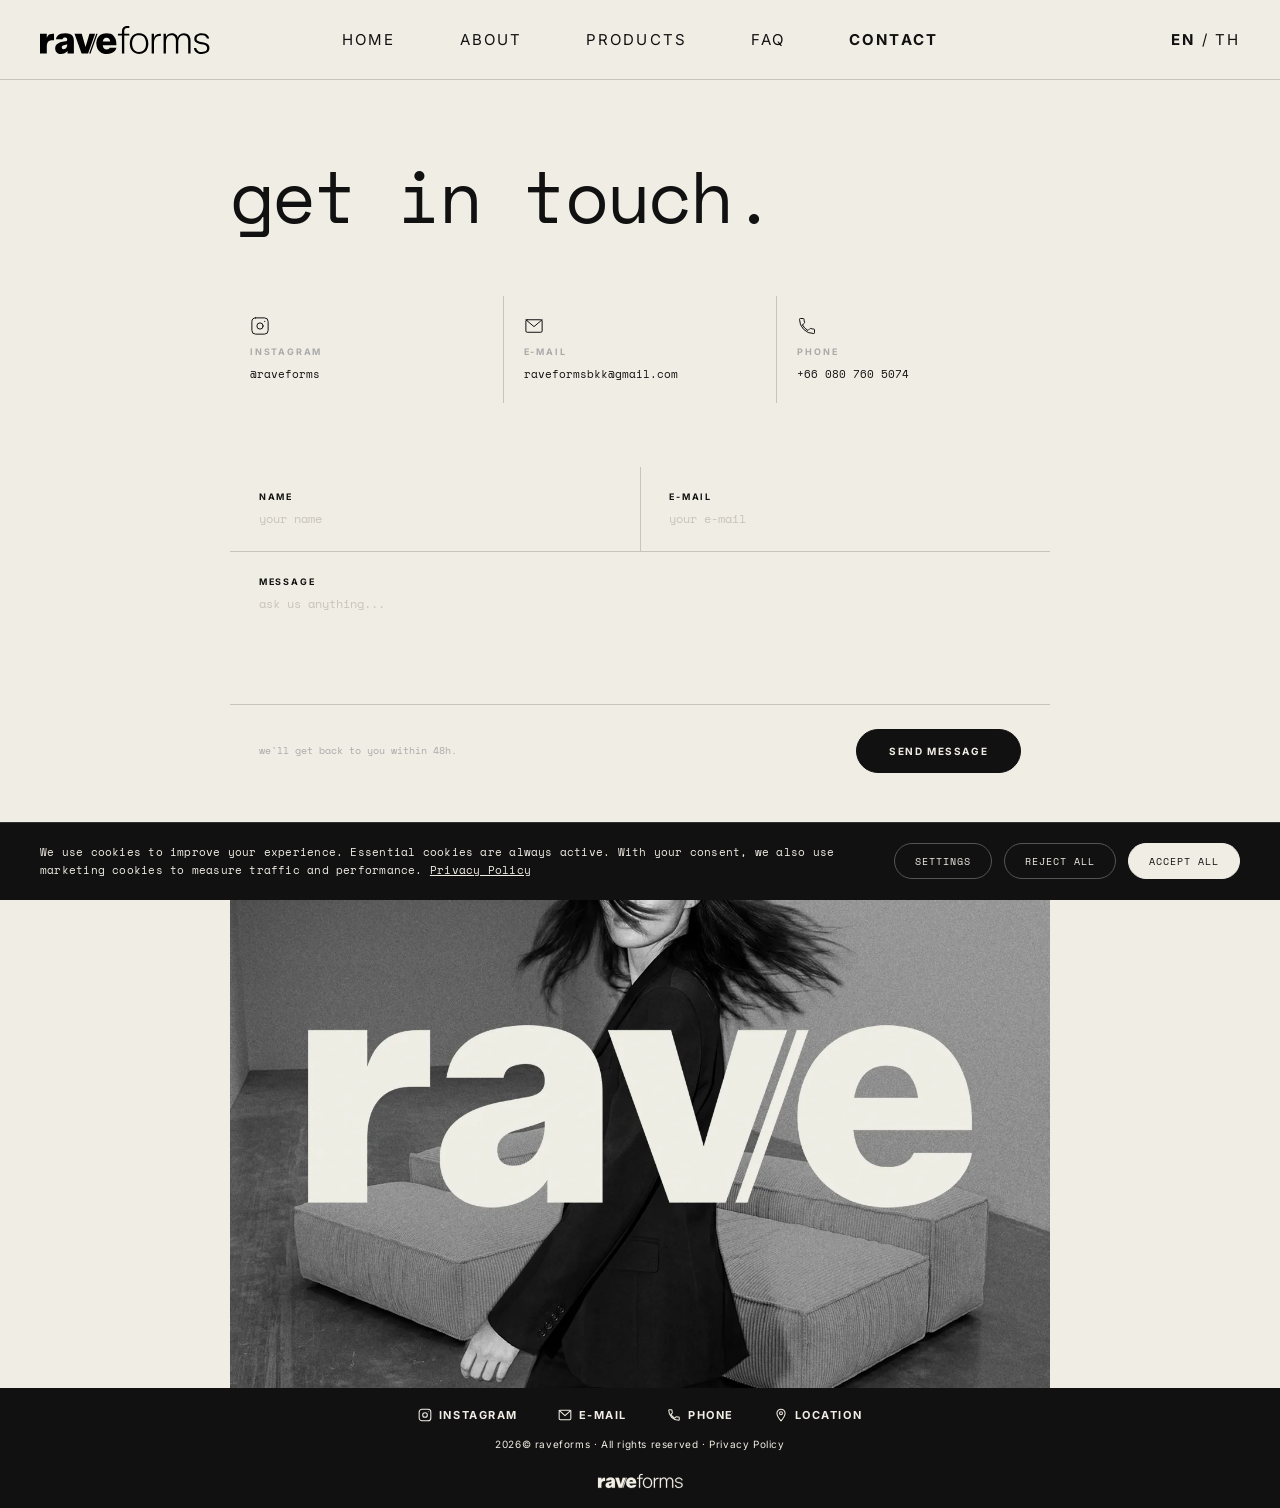
<file: contact.html>
<!DOCTYPE html>
<html lang="en">
<head>
  <meta charset="UTF-8">
  <meta name="viewport" content="width=device-width, initial-scale=1.0, maximum-scale=1.0">
  <title>Contact - order, quote or visit our Bangkok showroom | raveforms</title>
  <meta name="description" content="Order Cloud Form, request a quote or visit the raveforms showroom in Bangkok. Reply within 48 hours via Instagram, e-mail or phone.">
  <meta property="og:type" content="website">
  <meta property="og:url" content="https://raveforms.com/contact.html">
  <meta property="og:title" content="Contact - order, quote or visit our Bangkok showroom | raveforms">
  <meta property="og:description" content="Order Cloud Form, request a quote or visit the raveforms showroom in Bangkok. Reply within 48 hours via Instagram, e-mail or phone.">
  <meta property="og:image" content="https://raveforms.com/images/og-image.jpg">
  <meta property="og:image:width" content="1200">
  <meta property="og:image:height" content="630">
  <meta name="twitter:card" content="summary_large_image">
  <meta name="twitter:title" content="Contact - order, quote or visit our Bangkok showroom | raveforms">
  <meta name="twitter:description" content="Order Cloud Form, request a quote or visit the raveforms showroom in Bangkok. Reply within 48 hours via Instagram, e-mail or phone.">
  <meta name="twitter:image" content="https://raveforms.com/images/og-image.jpg">
  <link rel="icon" type="image/svg+xml" href="favicon.svg">
  <link rel="icon" type="image/png" href="favicon.png" sizes="32x32">
  <link rel="apple-touch-icon" href="apple-touch-icon.png">
  <link rel="stylesheet" href="style.css">
  <link rel="preconnect" href="https://fonts.googleapis.com">
  <link href="https://fonts.googleapis.com/css2?family=Inter:wght@300;400;700&family=Space+Mono:wght@400&display=swap" rel="stylesheet">
  <style>
.content {
      flex: 1; max-width: 900px; margin: 0 auto; width: 100%;
      padding: 5rem 2.5rem 0;
      opacity: 0; animation: riseUp 0.8s ease forwards 0.3s;
    }

    .headline {
      font-family: 'Space Mono', monospace;
      font-size: clamp(36px, 6vw, 72px);
      font-weight: 400; color: #111;
      letter-spacing: -0.03em; line-height: 1;
      margin-bottom: 4rem;
    }

    /* Contact - three compact tiles */
    .contact-blocks {
      display: grid; grid-template-columns: repeat(3, 1fr);
      gap: 1px; background: #C8C4BB;
      margin-bottom: 4rem;
    }

    .contact-block {
      background: #F0EDE4;
      padding: 1.25rem 1.25rem;
      display: flex; flex-direction: column; gap: 0.6rem;
      text-decoration: none; color: inherit;
      transition: background 0.25s ease, color 0.25s ease;
    }
    .contact-block .block-icon { transition: stroke 0.25s ease; }

    a.contact-block:hover { background: #111; color: #F0EDE4; }
    a.contact-block:hover .block-icon { stroke: #F0EDE4; }
    a.contact-block:hover .block-icon circle[fill="#111"] { fill: #F0EDE4; }
    a.contact-block:hover .block-label { color: #F0EDE4; opacity: 1; }
    a.contact-block:hover .block-value { color: #F0EDE4; }

    .block-icon { width: 20px; height: 20px; }

    .block-label {
      font-family: 'Inter', sans-serif; font-size: 9px; font-weight: 700;
      letter-spacing: 0.2em; text-transform: uppercase; color: #aaa;
      transition: color 0.25s ease;
    }

    .block-value {
      font-family: 'Space Mono', monospace; font-size: 11px; color: #111;
      text-decoration: none; line-height: 1.5;
      transition: color 0.25s ease;
      word-break: break-word;
    }

    /* Contact image — matches form width */
    .contact-image {
      display: block;
      width: 100%;
      height: auto;
      margin-top: 3rem;
    }
    @media (max-width: 900px) {
      .contact-image {
        margin-top: 2rem;
        margin-left: -1.25rem;
        margin-right: -1.25rem;
        width: calc(100% + 2.5rem);
      }
    }

    /* Form */
    .form-section { display: flex; flex-direction: column; gap: 1px; background: #C8C4BB; }

    .form-row {
      display: grid; grid-template-columns: 1fr 1fr; gap: 1px; background: #C8C4BB;
    }

    .form-field {
      background: #F0EDE4; padding: 1.5rem 1.8rem;
      display: flex; flex-direction: column; gap: 0.5rem;
    }

    .form-field.full {
      grid-column: 1 / -1;
    }

    .field-label {
      font-family: 'Inter', sans-serif; font-size: 9px; font-weight: 700;
      letter-spacing: 0.2em; text-transform: uppercase; color: #111;
    }

    .field-input {
      font-family: 'Space Mono', monospace; font-size: 12px; color: #111;
      background: transparent; border: none; outline: none;
      width: 100%; resize: none;
    }

    .field-input::placeholder { color: #C8C4BB; }

    .form-submit {
      background: #F0EDE4; padding: 1.5rem 1.8rem;
      display: flex; align-items: center; justify-content: space-between;
    }

    .submit-note {
      font-family: 'Space Mono', monospace; font-size: 10px; color: #aaa;
    }

    .submit-btn {
      font-family: 'Inter', sans-serif; font-weight: 700; font-size: 10px;
      letter-spacing: 0.16em; text-transform: uppercase; background: #111;
      color: #F0EDE4; border: 1px solid #111; padding: 0 2rem; height: 44px;
      border-radius: 999px; cursor: pointer;
      transition: background 0.2s, color 0.2s;
    }
    .submit-btn:hover { background: transparent; color: #111; }

    
    
    .dropdown-menu.open { display: flex; }
    
    .dropdown-menu a:last-child { border-bottom: none; }
    
      

    @media (max-width: 900px) {
      .content { padding: 2.5rem 1.25rem 0; }
      .headline { font-size: clamp(28px, 8vw, 48px); margin-bottom: 2rem; }
      .contact-blocks {
        grid-template-columns: repeat(3, 1fr) !important;
        gap: 1px !important;
        background: #C8C4BB !important;
        margin-bottom: 2rem !important;
      }
      .contact-block {
        padding: 0.9rem 0.5rem !important;
        gap: 0.4rem !important;
        align-items: center !important;
        text-align: center !important;
      }
      .block-icon { width: 18px; height: 18px; }
      .block-label { font-size: 8px; letter-spacing: 0.18em; }
      .block-value { display: none; }
      .form-section { margin-top: 1.5rem; }
      .form-row { grid-template-columns: 1fr; }
      .field-label { font-size: 9px; }
      .field-input { font-size: 13px; padding: 0.75rem 0; }
      .submit-btn { width: 100%; justify-content: center; }
      .form-submit { flex-direction: column; align-items: flex-start; gap: 1rem; }
      .submit-note { font-size: 10px; }
    }
</style>
</head>
<body>
<div class="page">

  <nav class="nav">
    <a href="index.html" class="nav-logo" style="text-decoration:none;display:inline-block;line-height:0;">
      <svg xmlns="http://www.w3.org/2000/svg" viewBox="0 0 499.46 82.54"><path d="M28.52 24.43c-2.53 1.17-4.57 3-6.12 5.5-.9 1.44-1.67 3.15-2.32 5.09V22.67H0v58.28h20.07V59.41c0-3.78.57-6.97 1.7-9.58s2.82-4.59 5.05-5.95q3.345-2.04 8.22-2.04h6.35V22.68h-3.86c-3.48 0-6.48.59-9.01 1.76Zm59.98-.9c-3.82-1.62-8.52-2.44-14.12-2.44-4.69 0-8.98.57-12.87 1.7s-7.13 3-9.69 5.61c-2.57 2.61-4.2 6.07-4.88 10.37h19.39c.3-1.81 1.15-3.04 2.55-3.68s3.08-.96 5.05-.96c1.28 0 2.4.21 3.34.62.94.42 1.68 1.04 2.21 1.87s.79 1.85.79 3.06v.11c0 1.44-.42 2.59-1.25 3.46s-2.12 1.49-3.86 1.87l-8.73 1.59c-4.99.91-9.09 2.23-12.3 3.97s-5.6 3.87-7.14 6.41c-1.55 2.53-2.32 5.58-2.32 9.13q0 7.26 4.71 11.79c3.14 3.02 7.39 4.54 12.76 4.54 3.25 0 6.2-.47 8.84-1.42a21.3 21.3 0 0 0 7.14-4.25c1.15-1.02 2.16-2.23 3.06-3.58v7.67h18.71V44.01c0-5.29-.95-9.62-2.83-12.98-1.89-3.36-4.74-5.86-8.56-7.48Zm-8.22 31.35c0 1.51-.23 3.06-.68 4.65s-1.12 3.06-1.98 4.42a10.3 10.3 0 0 1-3.34 3.29c-1.36.83-2.91 1.25-4.65 1.25s-2.99-.43-3.97-1.3q-1.47-1.305-1.47-4.14c0-1.51.53-2.81 1.59-3.91q1.59-1.65 4.65-2.55L75.87 55c2-.64 3.47-1.16 4.42-1.56v1.45Zm65.53-32.2-11.6 39.2-11.07-39.2h-21.43l20.86 58.28h19.1l20.84-58.28zm71.38 6.52q-3.915-4.14-9.3-6.12c-3.59-1.32-7.5-1.98-11.74-1.98-3.55 0-6.9.49-10.03 1.47-3.14.98-5.94 2.4-8.39 4.25a27.7 27.7 0 0 0-6.29 6.58c-1.74 2.53-3.08 5.35-4.03 8.45s-1.42 6.43-1.42 9.98c0 5.9 1.26 11.15 3.8 15.76 2.53 4.61 6.08 8.26 10.66 10.94 4.57 2.68 9.85 4.03 15.82 4.03s11.02-.89 15.14-2.67 7.33-4.06 9.64-6.86c2.3-2.8 3.69-5.74 4.14-8.84h-19.73c-.68 1.59-1.8 2.78-3.34 3.57-1.55.79-3.34 1.19-5.39 1.19-2.8 0-5.08-.66-6.86-1.98s-3.08-3.27-3.91-5.84c-.45-1.39-.77-2.95-.97-4.65h40.21c.15-6.42-.49-11.89-1.93-16.38-1.44-4.5-3.46-8.12-6.07-10.89Zm-31.98 16.38c.3-1.66.73-3.16 1.31-4.48.6-1.4 1.36-2.57 2.27-3.52.91-.94 1.96-1.66 3.17-2.15s2.57-.74 4.08-.74c1.36 0 2.63.17 3.8.51s2.23.93 3.17 1.76 1.76 1.95 2.44 3.34c.68 1.4 1.17 3.16 1.47 5.27h-21.71Zm62.82-43.71c-2.08 1.25-3.69 2.97-4.82 5.16s-1.7 4.65-1.7 7.37v8.28h-11.79v5.56h11.79v52.72h6.92V28.23h14.85v-5.56h-14.85v-8.5q0-3.735 2.1-6.18c1.4-1.62 3.23-2.44 5.5-2.44h7.26V0h-8.16c-2.65 0-5.01.62-7.09 1.87Zm97.29 22.28c-2.31.98-4.31 2.57-6.01 4.76-1.4 1.8-2.47 4.15-3.23 7.02V22.67h-6.92v58.28h6.92V48.64q0-5.445 1.98-9.75c1.32-2.87 3.17-5.16 5.56-6.86s5.16-2.55 8.33-2.55h4.2v-6.8h-3.63q-3.735 0-7.2 1.47m88.61-.45c-3.02-1.59-6.35-2.38-9.98-2.38-2.8 0-5.41.49-7.82 1.47-2.42.98-4.54 2.57-6.35 4.76-1.47 1.78-2.64 4.1-3.52 6.93-.73-2.91-1.84-5.27-3.34-7.04-1.85-2.19-4.04-3.76-6.58-4.71-2.53-.94-5.2-1.42-7.99-1.42-2.65 0-5.16.49-7.54 1.47s-4.46 2.48-6.24 4.48c-1.42 1.6-2.53 3.6-3.34 5.99V22.67h-6.92v58.28h6.92V48.07c0-4.23.66-7.9 1.98-11q1.98-4.65 5.67-7.26t8.79-2.61c5.1 0 6.31 1.3 8.96 3.91 2.64 2.61 3.97 6.75 3.97 12.42v37.42h6.92V47.27c0-4.08.64-7.61 1.93-10.6 1.28-2.98 3.1-5.31 5.44-6.97s5.1-2.5 8.28-2.5c2.42 0 4.67.59 6.75 1.76s3.76 2.97 5.05 5.39c1.28 2.42 1.93 5.52 1.93 9.3v37.3h6.92V42.06c0-4.46-.89-8.24-2.66-11.34-1.78-3.1-4.18-5.44-7.2-7.03Zm63.44 33.16c-1.4-2.15-3.33-3.89-5.78-5.21-2.46-1.32-5.24-2.29-8.33-2.89l-12.13-2.27c-2.57-.53-4.82-1.46-6.75-2.78s-2.89-3.46-2.89-6.41c0-2.42.7-4.38 2.1-5.9 1.4-1.51 3.21-2.62 5.44-3.34s4.59-1.08 7.09-1.08c2.79 0 5.27.4 7.43 1.19 2.15.79 3.93 1.91 5.33 3.35s2.4 3.21 3 5.33h6.8c-.38-3.25-1.61-6.03-3.69-8.33-2.08-2.31-4.72-4.08-7.94-5.33-3.21-1.25-6.79-1.87-10.71-1.87-3.17 0-6.07.4-8.67 1.19-2.61.79-4.88 1.91-6.8 3.34-1.93 1.44-3.42 3.14-4.48 5.1a13.2 13.2 0 0 0-1.59 6.35c0 4.16 1.32 7.52 3.97 10.09s6.65 4.35 12.02 5.33l10.32 1.93c4.46.91 7.5 2.42 9.13 4.54 1.62 2.12 2.44 4.27 2.44 6.46 0 2.57-.76 4.67-2.27 6.29-1.51 1.63-3.46 2.82-5.84 3.57-2.38.76-4.9 1.13-7.54 1.13-4.08 0-7.26-.6-9.52-1.81-2.27-1.21-3.89-2.74-4.88-4.59-.98-1.85-1.66-3.65-2.04-5.39h-6.8c.15 2.12.68 4.21 1.59 6.29q1.365 3.12 4.08 5.61c1.81 1.66 4.16 3 7.03 4.03 2.87 1.02 6.39 1.53 10.54 1.53 2.72 0 5.4-.32 8.05-.96q3.975-.96 7.2-3c3.225-2.04 3.89-3.16 5.22-5.39 1.32-2.23 1.98-4.93 1.98-8.11s-.7-5.84-2.1-7.99ZM306.6 25.17c-4.08-2.57-8.92-3.86-14.51-3.86-3.33 0-6.41.47-9.24 1.42s-5.37 2.31-7.6 4.08a25.9 25.9 0 0 0-5.73 6.41c-1.59 2.5-2.8 5.31-3.63 8.45s-1.25 6.52-1.25 10.15c0 6.05 1.13 11.36 3.4 15.93s5.46 8.15 9.58 10.71c4.12 2.57 8.94 3.86 14.46 3.86 3.32 0 6.41-.47 9.24-1.42s5.37-2.3 7.6-4.08 4.12-3.91 5.67-6.41 2.74-5.31 3.57-8.45 1.25-6.52 1.25-10.15c0-6.05-1.12-11.36-3.35-15.93s-5.39-8.14-9.47-10.71Zm5.15 34.19c-.49 2.46-1.27 4.72-2.32 6.8-1.06 2.08-2.4 3.89-4.03 5.44q-2.445 2.325-5.73 3.63c-2.19.87-4.72 1.3-7.6 1.3-4.76 0-8.66-1.15-11.68-3.46-3.02-2.3-5.25-5.35-6.69-9.13s-2.15-7.86-2.15-12.25c0-2.64.26-5.2.79-7.65.53-2.46 1.3-4.71 2.32-6.75s2.34-3.84 3.97-5.39c1.62-1.55 3.55-2.74 5.78-3.57s4.78-1.25 7.65-1.25c4.76 0 8.64 1.13 11.62 3.4s5.2 5.25 6.63 8.96c1.44 3.7 2.15 7.79 2.15 12.25 0 2.65-.25 5.2-.74 7.65ZM168.33 22.68h-2.55l-20.84 58.28h4.09l20.75-58.28z"/></svg>
    </a>
    <button class="nav-hamburger" id="nav-hamburger" aria-label="Menu">
      <span></span><span></span><span></span>
    </button>
    <ul class="nav-links">
      <li><a href="index.html">Home</a></li>
      <li><a href="about.html">About</a></li>
      <li style="position:relative;">
        <a href="#" id="prod-btn">Products</a>
        <div id="prod-menu">
          <a href="products.html">Sofas</a>
          <a href="accessories.html">Accessories</a>
        </div>
      </li>
      <li><a href="faq.html">FAQ</a></li>
      <li class="active"><a href="contact.html">Contact</a></li>
    </ul>
    <div class="nav-lang" id="lang-toggle">
      <span class="active" id="lang-en">EN</span>
      <span style="font-weight:400;"> / </span>
      <span class="inactive" id="lang-th">TH</span>
    </div>
  </nav>

  <main class="content">

    <h1 class="headline">get in touch.</h1>

    <!-- Contact - three compact tiles -->
    <div class="contact-blocks">
      <a href="https://instagram.com/raveforms" target="_blank" rel="noopener" class="contact-block">
        <svg class="block-icon" viewBox="0 0 32 32" fill="none" stroke="#111" stroke-width="1.6" stroke-linecap="round" stroke-linejoin="round">
          <rect x="3" y="3" width="26" height="26" rx="6"/>
          <circle cx="16" cy="16" r="5"/>
          <circle cx="23.5" cy="8.5" r="1" fill="#111" stroke="none"/>
        </svg>
        <span class="block-label">Instagram</span>
        <span class="block-value">@raveforms</span>
      </a>

      <a href="mailto:raveformsbkk@gmail.com" class="contact-block">
        <svg class="block-icon" viewBox="0 0 32 32" fill="none" stroke="#111" stroke-width="1.6" stroke-linecap="round" stroke-linejoin="round">
          <rect x="3" y="6" width="26" height="20" rx="2"/>
          <polyline points="3,6 16,17 29,6"/>
        </svg>
        <span class="block-label">E-mail</span>
        <span class="block-value">raveformsbkk@gmail.com</span>
      </a>

      <a href="tel:+660807605074" class="contact-block">
        <svg class="block-icon" viewBox="0 0 32 32" fill="none" stroke="#111" stroke-width="1.6" stroke-linecap="round" stroke-linejoin="round">
          <path d="M8.8 14.4a20.3 20.3 0 0 0 8.8 8.8l2.9-2.9a1.3 1.3 0 0 1 1.4-.3 15.2 15.2 0 0 0 4.8.8 1.3 1.3 0 0 1 1.3 1.3v4.7a1.3 1.3 0 0 1-1.3 1.3A22.7 22.7 0 0 1 4 5.3 1.3 1.3 0 0 1 5.3 4H10a1.3 1.3 0 0 1 1.3 1.3 15.2 15.2 0 0 0 .8 4.8 1.3 1.3 0 0 1-.3 1.4L8.8 14.4z"/>
        </svg>
        <span class="block-label">Phone</span>
        <span class="block-value">+66 080 760 5074</span>
      </a>
    </div>

    <!-- Form -->
    <form class="form-section" action="https://formspree.io/f/xpqkbzyg" method="POST">
      <div class="form-row">
        <div class="form-field">
          <label class="field-label" for="form-name">Name</label>
          <input type="text" id="form-name" name="name" class="field-input" placeholder="your name" required>
        </div>
        <div class="form-field">
          <label class="field-label" for="form-email">E-mail</label>
          <input type="email" id="form-email" name="email" class="field-input" placeholder="your e-mail" required>
        </div>
      </div>
      <div class="form-field full">
        <label class="field-label" for="form-message">Message</label>
        <textarea id="form-message" name="message" class="field-input" rows="5" placeholder="ask us anything..." required></textarea>
      </div>
      <div class="form-submit">
        <span class="submit-note">we'll get back to you within 48h.</span>
        <button class="submit-btn">Send message</button>
      </div>
    </form>

    <img class="contact-image" src="images/raveforms_contact.webp" alt="raveforms - Bangkok studio and atelier">

  </main>

  <footer class="footer">
    <ul class="footer-links">
      <li>
        <svg width="14" height="14" viewBox="0 0 24 24" fill="none" stroke="#111" stroke-width="1.8" stroke-linecap="round" stroke-linejoin="round"><rect x="2" y="2" width="20" height="20" rx="5"/><circle cx="12" cy="12" r="4"/><circle cx="17.5" cy="6.5" r="0.8" fill="#111" stroke="none"/></svg>
        <a href="https://www.instagram.com/raveforms" target="_blank" rel="noopener" style="text-decoration:none;color:inherit;">Instagram</a>
      </li>
      <li>
        <svg width="14" height="14" viewBox="0 0 24 24" fill="none" stroke="#111" stroke-width="1.8" stroke-linecap="round" stroke-linejoin="round"><rect x="2" y="4" width="20" height="16" rx="2"/><polyline points="2,4 12,13 22,4"/></svg>
        <a href="mailto:raveformsbkk@gmail.com" style="text-decoration:none;color:inherit;">E-mail</a>
      </li>
      <li>
        <svg width="14" height="14" viewBox="0 0 24 24" fill="none" stroke="#111" stroke-width="1.8" stroke-linecap="round" stroke-linejoin="round"><path d="M6.6 10.8a15.2 15.2 0 0 0 6.6 6.6l2.2-2.2a1 1 0 0 1 1-.24 11.4 11.4 0 0 0 3.6.6 1 1 0 0 1 1 1V20a1 1 0 0 1-1 1A17 17 0 0 1 3 4a1 1 0 0 1 1-1h3.5a1 1 0 0 1 1 1 11.4 11.4 0 0 0 .6 3.6 1 1 0 0 1-.24 1L6.6 10.8z"/></svg>
        <a href="tel:+660807605074" style="text-decoration:none;color:inherit;">Phone</a>
      </li>
      <li>
        <svg width="14" height="14" viewBox="0 0 24 24" fill="none" stroke="#111" stroke-width="1.8" stroke-linecap="round" stroke-linejoin="round"><path d="M12 2C8.13 2 5 5.13 5 9c0 5.25 7 13 7 13s7-7.75 7-13c0-3.87-3.13-7-7-7z"/><circle cx="12" cy="9" r="2.5"/></svg>
        <a href="https://maps.app.goo.gl/edBnxW2e9k4XNzD27" target="_blank" rel="noopener" style="text-decoration:none;color:inherit;">Location</a>
      </li>
    </ul>
    <span class="footer-copy">2026&copy; raveforms &middot; All rights reserved &middot; <a href="privacy.html" style="color:inherit;text-decoration:none;">Privacy Policy</a></span>
    <svg class="footer-logo" xmlns="http://www.w3.org/2000/svg" viewBox="0 0 499.46 82.54" aria-label="raveforms"><path d="M28.52 24.43c-2.53 1.17-4.57 3-6.12 5.5-.9 1.44-1.67 3.15-2.32 5.09V22.67H0v58.28h20.07V59.41c0-3.78.57-6.97 1.7-9.58s2.82-4.59 5.05-5.95q3.345-2.04 8.22-2.04h6.35V22.68h-3.86c-3.48 0-6.48.59-9.01 1.76Zm59.98-.9c-3.82-1.62-8.52-2.44-14.12-2.44-4.69 0-8.98.57-12.87 1.7s-7.13 3-9.69 5.61c-2.57 2.61-4.2 6.07-4.88 10.37h19.39c.3-1.81 1.15-3.04 2.55-3.68s3.08-.96 5.05-.96c1.28 0 2.4.21 3.34.62.94.42 1.68 1.04 2.21 1.87s.79 1.85.79 3.06v.11c0 1.44-.42 2.59-1.25 3.46s-2.12 1.49-3.86 1.87l-8.73 1.59c-4.99.91-9.09 2.23-12.3 3.97s-5.6 3.87-7.14 6.41c-1.55 2.53-2.32 5.58-2.32 9.13q0 7.26 4.71 11.79c3.14 3.02 7.39 4.54 12.76 4.54 3.25 0 6.2-.47 8.84-1.42a21.3 21.3 0 0 0 7.14-4.25c1.15-1.02 2.16-2.23 3.06-3.58v7.67h18.71V44.01c0-5.29-.95-9.62-2.83-12.98-1.89-3.36-4.74-5.86-8.56-7.48Zm-8.22 31.35c0 1.51-.23 3.06-.68 4.65s-1.12 3.06-1.98 4.42a10.3 10.3 0 0 1-3.34 3.29c-1.36.83-2.91 1.25-4.65 1.25s-2.99-.43-3.97-1.3q-1.47-1.305-1.47-4.14c0-1.51.53-2.81 1.59-3.91q1.59-1.65 4.65-2.55L75.87 55c2-.64 3.47-1.16 4.42-1.56v1.45Zm65.53-32.2-11.6 39.2-11.07-39.2h-21.43l20.86 58.28h19.1l20.84-58.28zm71.38 6.52q-3.915-4.14-9.3-6.12c-3.59-1.32-7.5-1.98-11.74-1.98-3.55 0-6.9.49-10.03 1.47-3.14.98-5.94 2.4-8.39 4.25a27.7 27.7 0 0 0-6.29 6.58c-1.74 2.53-3.08 5.35-4.03 8.45s-1.42 6.43-1.42 9.98c0 5.9 1.26 11.15 3.8 15.76 2.53 4.61 6.08 8.26 10.66 10.94 4.57 2.68 9.85 4.03 15.82 4.03s11.02-.89 15.14-2.67 7.33-4.06 9.64-6.86c2.3-2.8 3.69-5.74 4.14-8.84h-19.73c-.68 1.59-1.8 2.78-3.34 3.57-1.55.79-3.34 1.19-5.39 1.19-2.8 0-5.08-.66-6.86-1.98s-3.08-3.27-3.91-5.84c-.45-1.39-.77-2.95-.97-4.65h40.21c.15-6.42-.49-11.89-1.93-16.38-1.44-4.5-3.46-8.12-6.07-10.89Zm-31.98 16.38c.3-1.66.73-3.16 1.31-4.48.6-1.4 1.36-2.57 2.27-3.52.91-.94 1.96-1.66 3.17-2.15s2.57-.74 4.08-.74c1.36 0 2.63.17 3.8.51s2.23.93 3.17 1.76 1.76 1.95 2.44 3.34c.68 1.4 1.17 3.16 1.47 5.27h-21.71Zm62.82-43.71c-2.08 1.25-3.69 2.97-4.82 5.16s-1.7 4.65-1.7 7.37v8.28h-11.79v5.56h11.79v52.72h6.92V28.23h14.85v-5.56h-14.85v-8.5q0-3.735 2.1-6.18c1.4-1.62 3.23-2.44 5.5-2.44h7.26V0h-8.16c-2.65 0-5.01.62-7.09 1.87Zm97.29 22.28c-2.31.98-4.31 2.57-6.01 4.76-1.4 1.8-2.47 4.15-3.23 7.02V22.67h-6.92v58.28h6.92V48.64q0-5.445 1.98-9.75c1.32-2.87 3.17-5.16 5.56-6.86s5.16-2.55 8.33-2.55h4.2v-6.8h-3.63q-3.735 0-7.2 1.47m88.61-.45c-3.02-1.59-6.35-2.38-9.98-2.38-2.8 0-5.41.49-7.82 1.47-2.42.98-4.54 2.57-6.35 4.76-1.47 1.78-2.64 4.1-3.52 6.93-.73-2.91-1.84-5.27-3.34-7.04-1.85-2.19-4.04-3.76-6.58-4.71-2.53-.94-5.2-1.42-7.99-1.42-2.65 0-5.16.49-7.54 1.47s-4.46 2.48-6.24 4.48c-1.42 1.6-2.53 3.6-3.34 5.99V22.67h-6.92v58.28h6.92V48.07c0-4.23.66-7.9 1.98-11q1.98-4.65 5.67-7.26t8.79-2.61c5.1 0 6.31 1.3 8.96 3.91 2.64 2.61 3.97 6.75 3.97 12.42v37.42h6.92V47.27c0-4.08.64-7.61 1.93-10.6 1.28-2.98 3.1-5.31 5.44-6.97s5.1-2.5 8.28-2.5c2.42 0 4.67.59 6.75 1.76s3.76 2.97 5.05 5.39c1.28 2.42 1.93 5.52 1.93 9.3v37.3h6.92V42.06c0-4.46-.89-8.24-2.66-11.34-1.78-3.1-4.18-5.44-7.2-7.03Zm63.44 33.16c-1.4-2.15-3.33-3.89-5.78-5.21-2.46-1.32-5.24-2.29-8.33-2.89l-12.13-2.27c-2.57-.53-4.82-1.46-6.75-2.78s-2.89-3.46-2.89-6.41c0-2.42.7-4.38 2.1-5.9 1.4-1.51 3.21-2.62 5.44-3.34s4.59-1.08 7.09-1.08c2.79 0 5.27.4 7.43 1.19 2.15.79 3.93 1.91 5.33 3.35s2.4 3.21 3 5.33h6.8c-.38-3.25-1.61-6.03-3.69-8.33-2.08-2.31-4.72-4.08-7.94-5.33-3.21-1.25-6.79-1.87-10.71-1.87-3.17 0-6.07.4-8.67 1.19-2.61.79-4.88 1.91-6.8 3.34-1.93 1.44-3.42 3.14-4.48 5.1a13.2 13.2 0 0 0-1.59 6.35c0 4.16 1.32 7.52 3.97 10.09s6.65 4.35 12.02 5.33l10.32 1.93c4.46.91 7.5 2.42 9.13 4.54 1.62 2.12 2.44 4.27 2.44 6.46 0 2.57-.76 4.67-2.27 6.29-1.51 1.63-3.46 2.82-5.84 3.57-2.38.76-4.9 1.13-7.54 1.13-4.08 0-7.26-.6-9.52-1.81-2.27-1.21-3.89-2.74-4.88-4.59-.98-1.85-1.66-3.65-2.04-5.39h-6.8c.15 2.12.68 4.21 1.59 6.29q1.365 3.12 4.08 5.61c1.81 1.66 4.16 3 7.03 4.03 2.87 1.02 6.39 1.53 10.54 1.53 2.72 0 5.4-.32 8.05-.96q3.975-.96 7.2-3c3.225-2.04 3.89-3.16 5.22-5.39 1.32-2.23 1.98-4.93 1.98-8.11s-.7-5.84-2.1-7.99ZM306.6 25.17c-4.08-2.57-8.92-3.86-14.51-3.86-3.33 0-6.41.47-9.24 1.42s-5.37 2.31-7.6 4.08a25.9 25.9 0 0 0-5.73 6.41c-1.59 2.5-2.8 5.31-3.63 8.45s-1.25 6.52-1.25 10.15c0 6.05 1.13 11.36 3.4 15.93s5.46 8.15 9.58 10.71c4.12 2.57 8.94 3.86 14.46 3.86 3.32 0 6.41-.47 9.24-1.42s5.37-2.3 7.6-4.08 4.12-3.91 5.67-6.41 2.74-5.31 3.57-8.45 1.25-6.52 1.25-10.15c0-6.05-1.12-11.36-3.35-15.93s-5.39-8.14-9.47-10.71Zm5.15 34.19c-.49 2.46-1.27 4.72-2.32 6.8-1.06 2.08-2.4 3.89-4.03 5.44q-2.445 2.325-5.73 3.63c-2.19.87-4.72 1.3-7.6 1.3-4.76 0-8.66-1.15-11.68-3.46-3.02-2.3-5.25-5.35-6.69-9.13s-2.15-7.86-2.15-12.25c0-2.64.26-5.2.79-7.65.53-2.46 1.3-4.71 2.32-6.75s2.34-3.84 3.97-5.39c1.62-1.55 3.55-2.74 5.78-3.57s4.78-1.25 7.65-1.25c4.76 0 8.64 1.13 11.62 3.4s5.2 5.25 6.63 8.96c1.44 3.7 2.15 7.79 2.15 12.25 0 2.65-.25 5.2-.74 7.65ZM168.33 22.68h-2.55l-20.84 58.28h4.09l20.75-58.28z"/></svg>
  </footer>

</div>

<script>
  const toggle = document.getElementById('lang-toggle');
  const en = document.getElementById('lang-en');
  const th = document.getElementById('lang-th');
  let activeLang = 'en';
  toggle.addEventListener('click', function() {
    if (activeLang === 'en') { en.className = 'inactive'; th.className = 'active'; activeLang = 'th'; }
    else { en.className = 'active'; th.className = 'inactive'; activeLang = 'en'; }
  });

  // Products dropdown
  (function(){
    var b = document.getElementById('prod-btn');
    var m = document.getElementById('prod-menu');
    var li = b ? b.closest('li') : null;
    if(!b||!m) return;
    b.onclick = function(e){ e.preventDefault(); e.stopPropagation(); var open = m.style.display==='flex'; m.style.display = open?'none':'flex'; if(li) li.classList.toggle('menu-open', !open); };
    document.addEventListener('click', function(){ m.style.display='none'; if(li) li.classList.remove('menu-open'); });
  })();
</script>
<!-- ═══════════════════════════════════════════════════════
     COOKIE BANNER - GDPR compliant
     Paste this block just before </body> on every page
     ═══════════════════════════════════════════════════════ -->


<!-- Cookie Banner -->
<div id="cookie-banner" role="dialog" aria-label="Cookie consent">
  <p class="cookie-text">
    We use cookies to improve your experience. Essential cookies are always active.
    With your consent, we also use marketing cookies to measure traffic and performance.
    <a href="privacy.html">Privacy Policy</a>
  </p>
  <div class="cookie-btns">
    <button class="cookie-btn cookie-btn-settings" id="cookie-settings-btn">Settings</button>
    <button class="cookie-btn cookie-btn-reject" id="cookie-reject-btn">Reject all</button>
    <button class="cookie-btn cookie-btn-accept" id="cookie-accept-btn">Accept all</button>
  </div>
</div>

<!-- Cookie Settings Modal -->
<div id="cookie-modal" role="dialog" aria-modal="true" aria-label="Cookie settings">
  <div class="cookie-modal-box">
    <p class="cookie-modal-title">Cookie preferences</p>

    <div class="cookie-category">
      <div class="cookie-cat-header">
        <span class="cookie-cat-name">Essential</span>
        <label class="cookie-toggle">
          <input type="checkbox" checked disabled>
          <span class="cookie-toggle-slider"></span>
        </label>
      </div>
      <p class="cookie-cat-desc">Required for the website to function. Cannot be disabled. No personal data is collected beyond what is necessary for operation.</p>
    </div>

    <div class="cookie-category">
      <div class="cookie-cat-header">
        <span class="cookie-cat-name">Analytics & Marketing</span>
        <label class="cookie-toggle">
          <input type="checkbox" id="toggle-marketing">
          <span class="cookie-toggle-slider"></span>
        </label>
      </div>
      <p class="cookie-cat-desc">Help us understand how visitors interact with our site (e.g. Google Analytics). This data is used to improve our services. Requires your explicit consent under GDPR.</p>
    </div>

    <div class="cookie-modal-footer">
      <button class="cookie-modal-btn cookie-modal-save" id="cookie-save-btn">Save preferences</button>
    </div>
  </div>
</div>

<script>
(function() {
  var STORAGE_KEY = 'rv_cookie_consent';
  var banner = document.getElementById('cookie-banner');
  var modal  = document.getElementById('cookie-modal');
  var toggleMarketing = document.getElementById('toggle-marketing');

  function getConsent() {
    try { return JSON.parse(localStorage.getItem(STORAGE_KEY)); } catch(e) { return null; }
  }
  function setConsent(marketing) {
    localStorage.setItem(STORAGE_KEY, JSON.stringify({ essential: true, marketing: marketing, ts: Date.now() }));
  }
  function hideBanner() { banner.classList.remove('visible'); }
  function showBanner() { setTimeout(function(){ banner.classList.add('visible'); }, 400); }

  // Init
  var consent = getConsent();
  if (!consent) {
    showBanner();
  } else {
    if (consent.marketing) enableMarketing();
  }

  // Buttons
  document.getElementById('cookie-accept-btn').addEventListener('click', function() {
    setConsent(true); enableMarketing(); hideBanner();
  });
  document.getElementById('cookie-reject-btn').addEventListener('click', function() {
    setConsent(false); hideBanner();
  });
  document.getElementById('cookie-settings-btn').addEventListener('click', function() {
    var c = getConsent();
    if (c) toggleMarketing.checked = c.marketing;
    modal.classList.add('open');
  });
  document.getElementById('cookie-save-btn').addEventListener('click', function() {
    var m = toggleMarketing.checked;
    setConsent(m);
    if (m) enableMarketing(); else disableMarketing();
    modal.classList.remove('open');
    hideBanner();
  });
  modal.addEventListener('click', function(e) {
    if (e.target === modal) modal.classList.remove('open');
  });

  function enableMarketing() {
    // Place marketing/analytics scripts here when ready
    // e.g. Google Analytics gtag
  }
  function disableMarketing() {
    // Optionally clear marketing cookies here
    document.cookie = '_ga=; Max-Age=0; path=/';
    document.cookie = '_gid=; Max-Age=0; path=/';
  }

  // Expose withdraw function globally
  window.raveformsWithdrawConsent = function() {
    setConsent(false); disableMarketing();
    localStorage.removeItem(STORAGE_KEY);
    showBanner();
  };
})();
</script>

<script>
  // Hamburger menu
  (function() {
    var btn = document.getElementById('nav-hamburger');
    var links = document.querySelector('.nav-links');
    var prodBtn = document.getElementById('prod-btn');
    var prodMenu = document.getElementById('prod-menu');
    if (!btn || !links) return;

    btn.addEventListener('click', function(e) {
      e.stopPropagation();
      var isOpen = links.classList.contains('open');
      links.classList.toggle('open', !isOpen);
      btn.classList.toggle('open', !isOpen);
      if (isOpen && prodMenu) { prodMenu.classList.remove('mobile-open'); prodMenu.style.display = 'none'; }
    });

    if (prodBtn && prodMenu) {
      prodBtn.addEventListener('click', function(e) {
        if (window.innerWidth <= 768) {
          e.preventDefault(); e.stopPropagation();
          var open = prodMenu.classList.contains('mobile-open');
          prodMenu.classList.toggle('mobile-open', !open);
          prodMenu.style.display = open ? 'none' : 'flex';
        }
      });
    }

    links.querySelectorAll('a:not(#prod-btn)').forEach(function(a) {
      a.addEventListener('click', function() {
        btn.classList.remove('open'); links.classList.remove('open');
        if (prodMenu) { prodMenu.classList.remove('mobile-open'); prodMenu.style.display = 'none'; }
      });
    });

    document.addEventListener('click', function(e) {
      if (!btn.contains(e.target) && !links.contains(e.target)) {
        btn.classList.remove('open'); links.classList.remove('open');
        if (prodMenu) { prodMenu.classList.remove('mobile-open'); prodMenu.style.display = 'none'; }
      }
    });
  })();
</script>
</body>
</html>
</file>
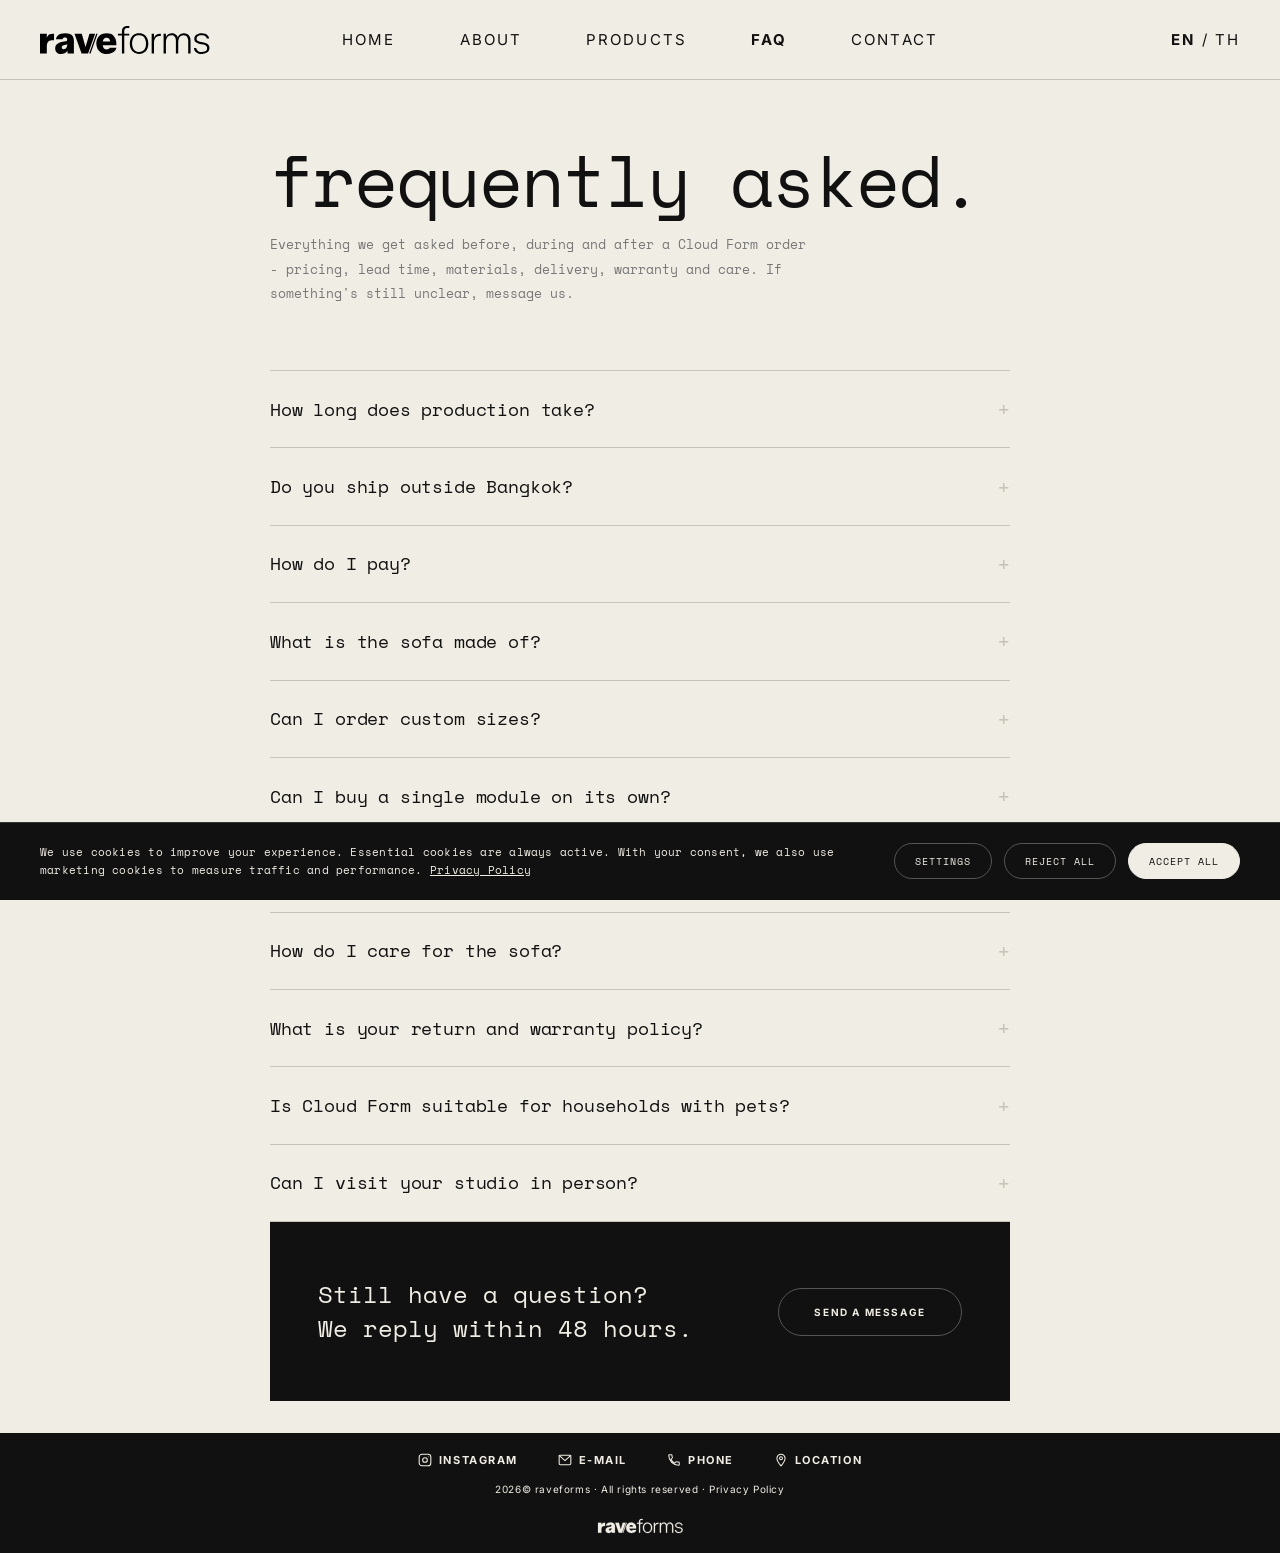
<file: faq.html>
<!DOCTYPE html>
<html lang="en">
<head>
  <meta charset="UTF-8">
  <meta name="viewport" content="width=device-width, initial-scale=1.0">
  <title>FAQ - orders, materials, delivery and care | raveforms</title>
  <meta name="description" content="Common questions about Cloud Form - pricing, lead time, materials, delivery in Thailand, warranty, care and customisation.">
  <meta property="og:type" content="website">
  <meta property="og:url" content="https://raveforms.com/faq.html">
  <meta property="og:title" content="FAQ - orders, materials, delivery and care | raveforms">
  <meta property="og:description" content="Common questions about Cloud Form - pricing, lead time, materials, delivery in Thailand, warranty, care and customisation.">
  <meta property="og:image" content="https://raveforms.com/images/og-image.jpg">
  <meta property="og:image:width" content="1200">
  <meta property="og:image:height" content="630">
  <meta name="twitter:card" content="summary_large_image">
  <meta name="twitter:title" content="FAQ - orders, materials, delivery and care | raveforms">
  <meta name="twitter:description" content="Common questions about Cloud Form - pricing, lead time, materials, delivery in Thailand, warranty, care and customisation.">
  <meta name="twitter:image" content="https://raveforms.com/images/og-image.jpg">
  <link rel="icon" type="image/svg+xml" href="favicon.svg">
  <link rel="icon" type="image/png" href="favicon.png" sizes="32x32">
  <link rel="apple-touch-icon" href="apple-touch-icon.png">
  <link rel="stylesheet" href="style.css">
  <link rel="preconnect" href="https://fonts.googleapis.com">
  <link href="https://fonts.googleapis.com/css2?family=Inter:wght@300;400;700&family=Space+Mono:wght@400&display=swap" rel="stylesheet">

  <script type="application/ld+json">
  {
    "@context": "https://schema.org",
    "@type": "FAQPage",
    "mainEntity": [
      {"@type":"Question","name":"How long does production take?","acceptedAnswer":{"@type":"Answer","text":"3 to 4 weeks from order confirmation. Cloud Form is built to order in our Bangkok workshop - once your fabric and configuration are confirmed, we begin production immediately."}},
      {"@type":"Question","name":"Do you ship outside Bangkok?","acceptedAnswer":{"@type":"Answer","text":"Yes, we deliver across Thailand. Bangkok delivery is included in the price; for other regions we arrange shipping with trusted freight partners and the cost depends on destination and configuration."}},
      {"@type":"Question","name":"What is your return and warranty policy?","acceptedAnswer":{"@type":"Answer","text":"7-day returns from the date of delivery for verified manufacturing defects. We provide a 1-year warranty covering structural and craftsmanship issues. The warranty does not cover fabric stains, scratches or mechanical damage caused by use - but a replacement cover can be ordered at any time."}},
      {"@type":"Question","name":"Can I visit your studio in person?","acceptedAnswer":{"@type":"Answer","text":"Yes. We have a showroom in Bangkok where you can see Cloud Form in all three configurations and feel every fabric option. Get in touch to schedule a visit."}},
      {"@type":"Question","name":"What is the sofa made of?","acceptedAnswer":{"@type":"Answer","text":"A solid wooden frame with steel connectors that lock each module to the next, so the configuration stays rigid even on uneven floors. The seat and back use high-density cushioning chosen for years of daily use."}},
      {"@type":"Question","name":"Can I order custom sizes?","acceptedAnswer":{"@type":"Answer","text":"Yes. Custom dimensions are available for an additional cost. Contact us with your space requirements and we will quote a configuration tailored to your room."}},
      {"@type":"Question","name":"Can I buy a single module on its own?","acceptedAnswer":{"@type":"Answer","text":"Cloud Form is sold as complete configurations only - Linear, L-shape or U-shape. Individual modules are not sold separately."}},
      {"@type":"Question","name":"How do I pay?","acceptedAnswer":{"@type":"Answer","text":"50% deposit on order confirmation, 50% on delivery. Production begins once the deposit has cleared."}},
      {"@type":"Question","name":"Is the cover removable for cleaning?","acceptedAnswer":{"@type":"Answer","text":"Yes. Every Cloud Form cover is fully removable, secured with heavy-duty velcro. We recommend professional dry cleaning only. You can also order a replacement cover in a different fabric or colour at any time."}},
      {"@type":"Question","name":"How do I care for the sofa?","acceptedAnswer":{"@type":"Answer","text":"For cotton and corduroy: vacuum regularly and spot-clean with a gentle fabric cleaner. Send the cover to a professional dry cleaner every six to twelve months depending on use. For leather: condition every six months with a leather-specific product. Avoid prolonged direct sunlight, which can shift colour over time."}},
      {"@type":"Question","name":"Is Cloud Form suitable for households with pets?","acceptedAnswer":{"@type":"Answer","text":"We do not recommend Cloud Form for homes with pets. The fabrics are durable, but accidents like urine, scratching or chewing fall outside the warranty and the cushioning is not designed to recover from that kind of damage."}}
    ]
  }
  </script>

  <style>
    .content {
      flex: 1;
      max-width: 820px;
      margin: 0 auto;
      padding: 4rem 2.5rem 2rem;
      width: 100%;
      opacity: 0;
      animation: riseUp 0.8s ease forwards 0.3s;
      display: flex;
      flex-direction: column;
    }
    .cta-band { margin-top: auto !important; }

    .headline {
      font-family: 'Space Mono', monospace;
      font-size: clamp(36px, 6vw, 72px);
      font-weight: 400;
      color: #111;
      letter-spacing: -0.03em;
      line-height: 1;
      margin-bottom: 1rem;
    }

    .lead {
      font-family: 'Space Mono', monospace;
      font-size: 13px;
      color: #777;
      line-height: 1.9;
      margin-bottom: 4rem;
      max-width: 540px;
    }

    .faq-list {
      border-top: 0.5px solid #C8C4BB;
    }

    .faq-item {
      border-bottom: 0.5px solid #C8C4BB;
    }

    .faq-q {
      width: 100%;
      background: transparent;
      border: none;
      cursor: pointer;
      padding: 1.6rem 0;
      display: flex;
      justify-content: space-between;
      align-items: center;
      gap: 2rem;
      text-align: left;
      font-family: 'Space Mono', monospace;
      font-size: clamp(15px, 1.5vw, 18px);
      font-weight: 400;
      color: #111;
      letter-spacing: -0.01em;
      line-height: 1.4;
      transition: color 0.2s;
    }
    .faq-q:hover { color: #555; }
    .faq-q .faq-toggle {
      flex-shrink: 0;
      font-family: 'Space Mono', monospace;
      font-size: 22px;
      line-height: 1;
      color: #C8C4BB;
      transition: transform 0.3s ease, color 0.2s;
    }
    .faq-item.open .faq-toggle {
      transform: rotate(45deg);
      color: #111;
    }

    .faq-a {
      max-height: 0;
      overflow: hidden;
      transition: max-height 0.4s ease, padding 0.4s ease;
    }
    .faq-item.open .faq-a {
      max-height: 600px;
      padding-bottom: 1.8rem;
    }
    .faq-a p {
      font-family: 'Space Mono', monospace;
      font-size: 12px;
      color: #444;
      line-height: 1.95;
      letter-spacing: 0.02em;
      max-width: 640px;
    }
    .faq-a p + p { margin-top: 1rem; }
    .faq-a ul {
      list-style: none;
      margin: 0.5rem 0 0;
      padding: 0;
    }
    .faq-a li {
      font-family: 'Space Mono', monospace;
      font-size: 12px;
      color: #444;
      line-height: 1.95;
      padding: 0.25rem 0;
      display: flex;
      justify-content: space-between;
      max-width: 360px;
      border-bottom: 0.5px solid #E8E4DB;
    }
    .faq-a li:last-child { border-bottom: none; }
    .faq-a li span:last-child { font-weight: 400; letter-spacing: 0.04em; }

    .cta-band {
      background: #111;
      padding: 3.5rem 3rem;
      margin-top: 5rem;
      display: flex;
      align-items: center;
      justify-content: space-between;
      gap: 2rem;
      flex-wrap: wrap;
    }
    .cta-band h3 {
      font-family: 'Space Mono', monospace;
      font-size: clamp(18px, 2vw, 24px);
      font-weight: 400;
      color: #F0EDE4;
      line-height: 1.4;
    }
    .cta-band .btn-dark-outline {
      font-family: 'Inter', sans-serif;
      font-weight: 700;
      font-size: 10px;
      letter-spacing: 0.16em;
      text-transform: uppercase;
      background: transparent;
      color: #F0EDE4;
      border: 1px solid #555;
      padding: 0 2.2rem;
      height: 48px;
      border-radius: 999px;
      cursor: pointer;
      transition: border-color 0.2s;
      text-decoration: none;
      display: inline-flex;
      align-items: center;
    }
    .cta-band .btn-dark-outline:hover { border-color: #F0EDE4; }

    @media (max-width: 900px) {
      .content { padding: 2.5rem 1.25rem 1rem; }
      .headline { font-size: clamp(32px, 9vw, 52px); margin-bottom: 1rem; }
      .lead { font-size: 12px; margin-bottom: 2.5rem; }
      .faq-q { font-size: 14px; padding: 1.3rem 0; }
      .faq-a p, .faq-a li { font-size: 11px; }
      .cta-band {
        flex-direction: column;
        align-items: flex-start;
        padding: 2.5rem 1.5rem;
        margin-top: 3rem;
      }
    }
  </style>
</head>
<body>
<div class="page">

  <nav class="nav">
    <a href="index.html" class="nav-logo" style="text-decoration:none;display:inline-block;line-height:0;">
      <svg xmlns="http://www.w3.org/2000/svg" viewBox="0 0 499.46 82.54"><path d="M28.52 24.43c-2.53 1.17-4.57 3-6.12 5.5-.9 1.44-1.67 3.15-2.32 5.09V22.67H0v58.28h20.07V59.41c0-3.78.57-6.97 1.7-9.58s2.82-4.59 5.05-5.95q3.345-2.04 8.22-2.04h6.35V22.68h-3.86c-3.48 0-6.48.59-9.01 1.76Zm59.98-.9c-3.82-1.62-8.52-2.44-14.12-2.44-4.69 0-8.98.57-12.87 1.7s-7.13 3-9.69 5.61c-2.57 2.61-4.2 6.07-4.88 10.37h19.39c.3-1.81 1.15-3.04 2.55-3.68s3.08-.96 5.05-.96c1.28 0 2.4.21 3.34.62.94.42 1.68 1.04 2.21 1.87s.79 1.85.79 3.06v.11c0 1.44-.42 2.59-1.25 3.46s-2.12 1.49-3.86 1.87l-8.73 1.59c-4.99.91-9.09 2.23-12.3 3.97s-5.6 3.87-7.14 6.41c-1.55 2.53-2.32 5.58-2.32 9.13q0 7.26 4.71 11.79c3.14 3.02 7.39 4.54 12.76 4.54 3.25 0 6.2-.47 8.84-1.42a21.3 21.3 0 0 0 7.14-4.25c1.15-1.02 2.16-2.23 3.06-3.58v7.67h18.71V44.01c0-5.29-.95-9.62-2.83-12.98-1.89-3.36-4.74-5.86-8.56-7.48Zm-8.22 31.35c0 1.51-.23 3.06-.68 4.65s-1.12 3.06-1.98 4.42a10.3 10.3 0 0 1-3.34 3.29c-1.36.83-2.91 1.25-4.65 1.25s-2.99-.43-3.97-1.3q-1.47-1.305-1.47-4.14c0-1.51.53-2.81 1.59-3.91q1.59-1.65 4.65-2.55L75.87 55c2-.64 3.47-1.16 4.42-1.56v1.45Zm65.53-32.2-11.6 39.2-11.07-39.2h-21.43l20.86 58.28h19.1l20.84-58.28zm71.38 6.52q-3.915-4.14-9.3-6.12c-3.59-1.32-7.5-1.98-11.74-1.98-3.55 0-6.9.49-10.03 1.47-3.14.98-5.94 2.4-8.39 4.25a27.7 27.7 0 0 0-6.29 6.58c-1.74 2.53-3.08 5.35-4.03 8.45s-1.42 6.43-1.42 9.98c0 5.9 1.26 11.15 3.8 15.76 2.53 4.61 6.08 8.26 10.66 10.94 4.57 2.68 9.85 4.03 15.82 4.03s11.02-.89 15.14-2.67 7.33-4.06 9.64-6.86c2.3-2.8 3.69-5.74 4.14-8.84h-19.73c-.68 1.59-1.8 2.78-3.34 3.57-1.55.79-3.34 1.19-5.39 1.19-2.8 0-5.08-.66-6.86-1.98s-3.08-3.27-3.91-5.84c-.45-1.39-.77-2.95-.97-4.65h40.21c.15-6.42-.49-11.89-1.93-16.38-1.44-4.5-3.46-8.12-6.07-10.89Zm-31.98 16.38c.3-1.66.73-3.16 1.31-4.48.6-1.4 1.36-2.57 2.27-3.52.91-.94 1.96-1.66 3.17-2.15s2.57-.74 4.08-.74c1.36 0 2.63.17 3.8.51s2.23.93 3.17 1.76 1.76 1.95 2.44 3.34c.68 1.4 1.17 3.16 1.47 5.27h-21.71Zm62.82-43.71c-2.08 1.25-3.69 2.97-4.82 5.16s-1.7 4.65-1.7 7.37v8.28h-11.79v5.56h11.79v52.72h6.92V28.23h14.85v-5.56h-14.85v-8.5q0-3.735 2.1-6.18c1.4-1.62 3.23-2.44 5.5-2.44h7.26V0h-8.16c-2.65 0-5.01.62-7.09 1.87Zm97.29 22.28c-2.31.98-4.31 2.57-6.01 4.76-1.4 1.8-2.47 4.15-3.23 7.02V22.67h-6.92v58.28h6.92V48.64q0-5.445 1.98-9.75c1.32-2.87 3.17-5.16 5.56-6.86s5.16-2.55 8.33-2.55h4.2v-6.8h-3.63q-3.735 0-7.2 1.47m88.61-.45c-3.02-1.59-6.35-2.38-9.98-2.38-2.8 0-5.41.49-7.82 1.47-2.42.98-4.54 2.57-6.35 4.76-1.47 1.78-2.64 4.1-3.52 6.93-.73-2.91-1.84-5.27-3.34-7.04-1.85-2.19-4.04-3.76-6.58-4.71-2.53-.94-5.2-1.42-7.99-1.42-2.65 0-5.16.49-7.54 1.47s-4.46 2.48-6.24 4.48c-1.42 1.6-2.53 3.6-3.34 5.99V22.67h-6.92v58.28h6.92V48.07c0-4.23.66-7.9 1.98-11q1.98-4.65 5.67-7.26t8.79-2.61c5.1 0 6.31 1.3 8.96 3.91 2.64 2.61 3.97 6.75 3.97 12.42v37.42h6.92V47.27c0-4.08.64-7.61 1.93-10.6 1.28-2.98 3.1-5.31 5.44-6.97s5.1-2.5 8.28-2.5c2.42 0 4.67.59 6.75 1.76s3.76 2.97 5.05 5.39c1.28 2.42 1.93 5.52 1.93 9.3v37.3h6.92V42.06c0-4.46-.89-8.24-2.66-11.34-1.78-3.1-4.18-5.44-7.2-7.03Zm63.44 33.16c-1.4-2.15-3.33-3.89-5.78-5.21-2.46-1.32-5.24-2.29-8.33-2.89l-12.13-2.27c-2.57-.53-4.82-1.46-6.75-2.78s-2.89-3.46-2.89-6.41c0-2.42.7-4.38 2.1-5.9 1.4-1.51 3.21-2.62 5.44-3.34s4.59-1.08 7.09-1.08c2.79 0 5.27.4 7.43 1.19 2.15.79 3.93 1.91 5.33 3.35s2.4 3.21 3 5.33h6.8c-.38-3.25-1.61-6.03-3.69-8.33-2.08-2.31-4.72-4.08-7.94-5.33-3.21-1.25-6.79-1.87-10.71-1.87-3.17 0-6.07.4-8.67 1.19-2.61.79-4.88 1.91-6.8 3.34-1.93 1.44-3.42 3.14-4.48 5.1a13.2 13.2 0 0 0-1.59 6.35c0 4.16 1.32 7.52 3.97 10.09s6.65 4.35 12.02 5.33l10.32 1.93c4.46.91 7.5 2.42 9.13 4.54 1.62 2.12 2.44 4.27 2.44 6.46 0 2.57-.76 4.67-2.27 6.29-1.51 1.63-3.46 2.82-5.84 3.57-2.38.76-4.9 1.13-7.54 1.13-4.08 0-7.26-.6-9.52-1.81-2.27-1.21-3.89-2.74-4.88-4.59-.98-1.85-1.66-3.65-2.04-5.39h-6.8c.15 2.12.68 4.21 1.59 6.29q1.365 3.12 4.08 5.61c1.81 1.66 4.16 3 7.03 4.03 2.87 1.02 6.39 1.53 10.54 1.53 2.72 0 5.4-.32 8.05-.96q3.975-.96 7.2-3c3.225-2.04 3.89-3.16 5.22-5.39 1.32-2.23 1.98-4.93 1.98-8.11s-.7-5.84-2.1-7.99ZM306.6 25.17c-4.08-2.57-8.92-3.86-14.51-3.86-3.33 0-6.41.47-9.24 1.42s-5.37 2.31-7.6 4.08a25.9 25.9 0 0 0-5.73 6.41c-1.59 2.5-2.8 5.31-3.63 8.45s-1.25 6.52-1.25 10.15c0 6.05 1.13 11.36 3.4 15.93s5.46 8.15 9.58 10.71c4.12 2.57 8.94 3.86 14.46 3.86 3.32 0 6.41-.47 9.24-1.42s5.37-2.3 7.6-4.08 4.12-3.91 5.67-6.41 2.74-5.31 3.57-8.45 1.25-6.52 1.25-10.15c0-6.05-1.12-11.36-3.35-15.93s-5.39-8.14-9.47-10.71Zm5.15 34.19c-.49 2.46-1.27 4.72-2.32 6.8-1.06 2.08-2.4 3.89-4.03 5.44q-2.445 2.325-5.73 3.63c-2.19.87-4.72 1.3-7.6 1.3-4.76 0-8.66-1.15-11.68-3.46-3.02-2.3-5.25-5.35-6.69-9.13s-2.15-7.86-2.15-12.25c0-2.64.26-5.2.79-7.65.53-2.46 1.3-4.71 2.32-6.75s2.34-3.84 3.97-5.39c1.62-1.55 3.55-2.74 5.78-3.57s4.78-1.25 7.65-1.25c4.76 0 8.64 1.13 11.62 3.4s5.2 5.25 6.63 8.96c1.44 3.7 2.15 7.79 2.15 12.25 0 2.65-.25 5.2-.74 7.65ZM168.33 22.68h-2.55l-20.84 58.28h4.09l20.75-58.28z"/></svg>
    </a>
    <button class="nav-hamburger" id="nav-hamburger" aria-label="Menu">
      <span></span><span></span><span></span>
    </button>
    <ul class="nav-links">
      <li><a href="index.html">Home</a></li>
      <li><a href="about.html">About</a></li>
      <li style="position:relative;">
        <a href="#" id="prod-btn">Products</a>
        <div id="prod-menu">
          <a href="products.html">Sofas</a>
          <a href="accessories.html">Accessories</a>
        </div>
      </li>
      <li class="active"><a href="faq.html">FAQ</a></li>
      <li><a href="contact.html">Contact</a></li>
    </ul>
    <div class="nav-lang" id="lang-toggle">
      <span class="active" id="lang-en">EN</span>
      <span style="font-weight:400;"> / </span>
      <span class="inactive" id="lang-th">TH</span>
    </div>
  </nav>

  <main class="content">
    <h1 class="headline">frequently asked.</h1>
    <p class="lead">Everything we get asked before, during and after a Cloud Form order - pricing, lead time, materials, delivery, warranty and care. If something's still unclear, message us.</p>

    <div class="faq-list">

      <div class="faq-item">
        <button class="faq-q" aria-expanded="false">
          <span>How long does production take?</span>
          <span class="faq-toggle" aria-hidden="true">+</span>
        </button>
        <div class="faq-a">
          <p>3 to 4 weeks from order confirmation. Cloud Form is built to order in our Bangkok workshop - once your fabric and configuration are confirmed, we begin production immediately.</p>
        </div>
      </div>

      <div class="faq-item">
        <button class="faq-q" aria-expanded="false">
          <span>Do you ship outside Bangkok?</span>
          <span class="faq-toggle" aria-hidden="true">+</span>
        </button>
        <div class="faq-a">
          <p>Yes, we deliver across Thailand. Bangkok delivery is included in the price. For other regions, we arrange shipping with trusted freight partners - costs depend on destination and configuration. Get in touch with your address and we'll quote.</p>
        </div>
      </div>

      <div class="faq-item">
        <button class="faq-q" aria-expanded="false">
          <span>How do I pay?</span>
          <span class="faq-toggle" aria-hidden="true">+</span>
        </button>
        <div class="faq-a">
          <p>50% deposit on order confirmation, 50% on delivery. Production begins once the deposit has cleared.</p>
        </div>
      </div>

      <div class="faq-item">
        <button class="faq-q" aria-expanded="false">
          <span>What is the sofa made of?</span>
          <span class="faq-toggle" aria-hidden="true">+</span>
        </button>
        <div class="faq-a">
          <p>A solid wooden frame with steel connectors that lock each module to the next, so the configuration stays rigid even on uneven floors. The seat and back use high-density cushioning chosen for years of daily use.</p>
        </div>
      </div>

      <div class="faq-item">
        <button class="faq-q" aria-expanded="false">
          <span>Can I order custom sizes?</span>
          <span class="faq-toggle" aria-hidden="true">+</span>
        </button>
        <div class="faq-a">
          <p>Yes. Custom dimensions are available for an additional cost. Send us your space requirements - wall length, ceiling height, doorway clearances - and we'll quote a configuration tailored to the room.</p>
        </div>
      </div>

      <div class="faq-item">
        <button class="faq-q" aria-expanded="false">
          <span>Can I buy a single module on its own?</span>
          <span class="faq-toggle" aria-hidden="true">+</span>
        </button>
        <div class="faq-a">
          <p>Cloud Form is sold as complete configurations only - Linear, L-shape or U-shape. Individual modules are not sold separately.</p>
        </div>
      </div>

      <div class="faq-item">
        <button class="faq-q" aria-expanded="false">
          <span>Is the cover removable for cleaning?</span>
          <span class="faq-toggle" aria-hidden="true">+</span>
        </button>
        <div class="faq-a">
          <p>Yes. Every Cloud Form cover is fully removable, secured with heavy-duty velcro. We recommend professional dry cleaning only.</p>
          <p>You can also order a replacement cover at any time - same fabric, different fabric or different colour. The cover is designed to be replaced when you want a refresh, not when you have to.</p>
        </div>
      </div>

      <div class="faq-item">
        <button class="faq-q" aria-expanded="false">
          <span>How do I care for the sofa?</span>
          <span class="faq-toggle" aria-hidden="true">+</span>
        </button>
        <div class="faq-a">
          <p>For cotton and corduroy: vacuum regularly and spot-clean with a gentle fabric cleaner. Send the cover to a professional dry cleaner every 6-12 months depending on use.</p>
          <p>For leather: condition every 6 months with a leather-specific product to keep the surface supple.</p>
          <p>Avoid prolonged direct sunlight on any fabric - it shifts colour over time.</p>
        </div>
      </div>

      <div class="faq-item">
        <button class="faq-q" aria-expanded="false">
          <span>What is your return and warranty policy?</span>
          <span class="faq-toggle" aria-hidden="true">+</span>
        </button>
        <div class="faq-a">
          <p>7-day returns from the date of delivery for verified manufacturing defects. We provide a 1-year warranty covering structural and craftsmanship issues - frame, stitching, connectors.</p>
          <p>The warranty does not cover fabric stains, scratches or mechanical damage caused by use. If something happens to the cover, you can order a replacement at any time.</p>
        </div>
      </div>

      <div class="faq-item">
        <button class="faq-q" aria-expanded="false">
          <span>Is Cloud Form suitable for households with pets?</span>
          <span class="faq-toggle" aria-hidden="true">+</span>
        </button>
        <div class="faq-a">
          <p>We don't recommend Cloud Form for homes with pets. The fabrics are durable, but accidents like urine, scratching or chewing fall outside the warranty and the cushioning isn't designed to recover from that kind of damage. If you still want one and have pets, message us - we'll be honest about what to expect.</p>
        </div>
      </div>

      <div class="faq-item">
        <button class="faq-q" aria-expanded="false">
          <span>Can I visit your studio in person?</span>
          <span class="faq-toggle" aria-hidden="true">+</span>
        </button>
        <div class="faq-a">
          <p>Yes. We have a showroom in Bangkok where you can see Cloud Form in all three configurations and feel every fabric option. Get in touch to schedule a visit.</p>
        </div>
      </div>

    </div>

    <div class="cta-band">
      <h3>Still have a question?<br>We reply within 48 hours.</h3>
      <a href="contact.html" class="btn-dark-outline">Send a message</a>
    </div>
  </main>

  <footer class="footer">
    <ul class="footer-links">
      <li>
        <svg width="14" height="14" viewBox="0 0 24 24" fill="none" stroke="#111" stroke-width="1.8" stroke-linecap="round" stroke-linejoin="round"><rect x="2" y="2" width="20" height="20" rx="5"/><circle cx="12" cy="12" r="4"/><circle cx="17.5" cy="6.5" r="0.8" fill="#111" stroke="none"/></svg>
        <a href="https://www.instagram.com/raveforms" target="_blank" rel="noopener" style="text-decoration:none;color:inherit;">Instagram</a>
      </li>
      <li>
        <svg width="14" height="14" viewBox="0 0 24 24" fill="none" stroke="#111" stroke-width="1.8" stroke-linecap="round" stroke-linejoin="round"><rect x="2" y="4" width="20" height="16" rx="2"/><polyline points="2,4 12,13 22,4"/></svg>
        <a href="mailto:raveformsbkk@gmail.com" style="text-decoration:none;color:inherit;">E-mail</a>
      </li>
      <li>
        <svg width="14" height="14" viewBox="0 0 24 24" fill="none" stroke="#111" stroke-width="1.8" stroke-linecap="round" stroke-linejoin="round"><path d="M6.6 10.8a15.2 15.2 0 0 0 6.6 6.6l2.2-2.2a1 1 0 0 1 1-.24 11.4 11.4 0 0 0 3.6.6 1 1 0 0 1 1 1V20a1 1 0 0 1-1 1A17 17 0 0 1 3 4a1 1 0 0 1 1-1h3.5a1 1 0 0 1 1 1 11.4 11.4 0 0 0 .6 3.6 1 1 0 0 1-.24 1L6.6 10.8z"/></svg>
        <a href="tel:+660807605074" style="text-decoration:none;color:inherit;">Phone</a>
      </li>
      <li>
        <svg width="14" height="14" viewBox="0 0 24 24" fill="none" stroke="#111" stroke-width="1.8" stroke-linecap="round" stroke-linejoin="round"><path d="M12 2C8.13 2 5 5.13 5 9c0 5.25 7 13 7 13s7-7.75 7-13c0-3.87-3.13-7-7-7z"/><circle cx="12" cy="9" r="2.5"/></svg>
        <a href="https://maps.app.goo.gl/edBnxW2e9k4XNzD27" target="_blank" rel="noopener" style="text-decoration:none;color:inherit;">Location</a>
      </li>
    </ul>
    <span class="footer-copy">2026&copy; raveforms &middot; All rights reserved &middot; <a href="privacy.html" style="color:inherit;text-decoration:none;">Privacy Policy</a></span>
    <svg class="footer-logo" xmlns="http://www.w3.org/2000/svg" viewBox="0 0 499.46 82.54" aria-label="raveforms"><path d="M28.52 24.43c-2.53 1.17-4.57 3-6.12 5.5-.9 1.44-1.67 3.15-2.32 5.09V22.67H0v58.28h20.07V59.41c0-3.78.57-6.97 1.7-9.58s2.82-4.59 5.05-5.95q3.345-2.04 8.22-2.04h6.35V22.68h-3.86c-3.48 0-6.48.59-9.01 1.76Zm59.98-.9c-3.82-1.62-8.52-2.44-14.12-2.44-4.69 0-8.98.57-12.87 1.7s-7.13 3-9.69 5.61c-2.57 2.61-4.2 6.07-4.88 10.37h19.39c.3-1.81 1.15-3.04 2.55-3.68s3.08-.96 5.05-.96c1.28 0 2.4.21 3.34.62.94.42 1.68 1.04 2.21 1.87s.79 1.85.79 3.06v.11c0 1.44-.42 2.59-1.25 3.46s-2.12 1.49-3.86 1.87l-8.73 1.59c-4.99.91-9.09 2.23-12.3 3.97s-5.6 3.87-7.14 6.41c-1.55 2.53-2.32 5.58-2.32 9.13q0 7.26 4.71 11.79c3.14 3.02 7.39 4.54 12.76 4.54 3.25 0 6.2-.47 8.84-1.42a21.3 21.3 0 0 0 7.14-4.25c1.15-1.02 2.16-2.23 3.06-3.58v7.67h18.71V44.01c0-5.29-.95-9.62-2.83-12.98-1.89-3.36-4.74-5.86-8.56-7.48Zm-8.22 31.35c0 1.51-.23 3.06-.68 4.65s-1.12 3.06-1.98 4.42a10.3 10.3 0 0 1-3.34 3.29c-1.36.83-2.91 1.25-4.65 1.25s-2.99-.43-3.97-1.3q-1.47-1.305-1.47-4.14c0-1.51.53-2.81 1.59-3.91q1.59-1.65 4.65-2.55L75.87 55c2-.64 3.47-1.16 4.42-1.56v1.45Zm65.53-32.2-11.6 39.2-11.07-39.2h-21.43l20.86 58.28h19.1l20.84-58.28zm71.38 6.52q-3.915-4.14-9.3-6.12c-3.59-1.32-7.5-1.98-11.74-1.98-3.55 0-6.9.49-10.03 1.47-3.14.98-5.94 2.4-8.39 4.25a27.7 27.7 0 0 0-6.29 6.58c-1.74 2.53-3.08 5.35-4.03 8.45s-1.42 6.43-1.42 9.98c0 5.9 1.26 11.15 3.8 15.76 2.53 4.61 6.08 8.26 10.66 10.94 4.57 2.68 9.85 4.03 15.82 4.03s11.02-.89 15.14-2.67 7.33-4.06 9.64-6.86c2.3-2.8 3.69-5.74 4.14-8.84h-19.73c-.68 1.59-1.8 2.78-3.34 3.57-1.55.79-3.34 1.19-5.39 1.19-2.8 0-5.08-.66-6.86-1.98s-3.08-3.27-3.91-5.84c-.45-1.39-.77-2.95-.97-4.65h40.21c.15-6.42-.49-11.89-1.93-16.38-1.44-4.5-3.46-8.12-6.07-10.89Zm-31.98 16.38c.3-1.66.73-3.16 1.31-4.48.6-1.4 1.36-2.57 2.27-3.52.91-.94 1.96-1.66 3.17-2.15s2.57-.74 4.08-.74c1.36 0 2.63.17 3.8.51s2.23.93 3.17 1.76 1.76 1.95 2.44 3.34c.68 1.4 1.17 3.16 1.47 5.27h-21.71Zm62.82-43.71c-2.08 1.25-3.69 2.97-4.82 5.16s-1.7 4.65-1.7 7.37v8.28h-11.79v5.56h11.79v52.72h6.92V28.23h14.85v-5.56h-14.85v-8.5q0-3.735 2.1-6.18c1.4-1.62 3.23-2.44 5.5-2.44h7.26V0h-8.16c-2.65 0-5.01.62-7.09 1.87Zm97.29 22.28c-2.31.98-4.31 2.57-6.01 4.76-1.4 1.8-2.47 4.15-3.23 7.02V22.67h-6.92v58.28h6.92V48.64q0-5.445 1.98-9.75c1.32-2.87 3.17-5.16 5.56-6.86s5.16-2.55 8.33-2.55h4.2v-6.8h-3.63q-3.735 0-7.2 1.47m88.61-.45c-3.02-1.59-6.35-2.38-9.98-2.38-2.8 0-5.41.49-7.82 1.47-2.42.98-4.54 2.57-6.35 4.76-1.47 1.78-2.64 4.1-3.52 6.93-.73-2.91-1.84-5.27-3.34-7.04-1.85-2.19-4.04-3.76-6.58-4.71-2.53-.94-5.2-1.42-7.99-1.42-2.65 0-5.16.49-7.54 1.47s-4.46 2.48-6.24 4.48c-1.42 1.6-2.53 3.6-3.34 5.99V22.67h-6.92v58.28h6.92V48.07c0-4.23.66-7.9 1.98-11q1.98-4.65 5.67-7.26t8.79-2.61c5.1 0 6.31 1.3 8.96 3.91 2.64 2.61 3.97 6.75 3.97 12.42v37.42h6.92V47.27c0-4.08.64-7.61 1.93-10.6 1.28-2.98 3.1-5.31 5.44-6.97s5.1-2.5 8.28-2.5c2.42 0 4.67.59 6.75 1.76s3.76 2.97 5.05 5.39c1.28 2.42 1.93 5.52 1.93 9.3v37.3h6.92V42.06c0-4.46-.89-8.24-2.66-11.34-1.78-3.1-4.18-5.44-7.2-7.03Zm63.44 33.16c-1.4-2.15-3.33-3.89-5.78-5.21-2.46-1.32-5.24-2.29-8.33-2.89l-12.13-2.27c-2.57-.53-4.82-1.46-6.75-2.78s-2.89-3.46-2.89-6.41c0-2.42.7-4.38 2.1-5.9 1.4-1.51 3.21-2.62 5.44-3.34s4.59-1.08 7.09-1.08c2.79 0 5.27.4 7.43 1.19 2.15.79 3.93 1.91 5.33 3.35s2.4 3.21 3 5.33h6.8c-.38-3.25-1.61-6.03-3.69-8.33-2.08-2.31-4.72-4.08-7.94-5.33-3.21-1.25-6.79-1.87-10.71-1.87-3.17 0-6.07.4-8.67 1.19-2.61.79-4.88 1.91-6.8 3.34-1.93 1.44-3.42 3.14-4.48 5.1a13.2 13.2 0 0 0-1.59 6.35c0 4.16 1.32 7.52 3.97 10.09s6.65 4.35 12.02 5.33l10.32 1.93c4.46.91 7.5 2.42 9.13 4.54 1.62 2.12 2.44 4.27 2.44 6.46 0 2.57-.76 4.67-2.27 6.29-1.51 1.63-3.46 2.82-5.84 3.57-2.38.76-4.9 1.13-7.54 1.13-4.08 0-7.26-.6-9.52-1.81-2.27-1.21-3.89-2.74-4.88-4.59-.98-1.85-1.66-3.65-2.04-5.39h-6.8c.15 2.12.68 4.21 1.59 6.29q1.365 3.12 4.08 5.61c1.81 1.66 4.16 3 7.03 4.03 2.87 1.02 6.39 1.53 10.54 1.53 2.72 0 5.4-.32 8.05-.96q3.975-.96 7.2-3c3.225-2.04 3.89-3.16 5.22-5.39 1.32-2.23 1.98-4.93 1.98-8.11s-.7-5.84-2.1-7.99ZM306.6 25.17c-4.08-2.57-8.92-3.86-14.51-3.86-3.33 0-6.41.47-9.24 1.42s-5.37 2.31-7.6 4.08a25.9 25.9 0 0 0-5.73 6.41c-1.59 2.5-2.8 5.31-3.63 8.45s-1.25 6.52-1.25 10.15c0 6.05 1.13 11.36 3.4 15.93s5.46 8.15 9.58 10.71c4.12 2.57 8.94 3.86 14.46 3.86 3.32 0 6.41-.47 9.24-1.42s5.37-2.3 7.6-4.08 4.12-3.91 5.67-6.41 2.74-5.31 3.57-8.45 1.25-6.52 1.25-10.15c0-6.05-1.12-11.36-3.35-15.93s-5.39-8.14-9.47-10.71Zm5.15 34.19c-.49 2.46-1.27 4.72-2.32 6.8-1.06 2.08-2.4 3.89-4.03 5.44q-2.445 2.325-5.73 3.63c-2.19.87-4.72 1.3-7.6 1.3-4.76 0-8.66-1.15-11.68-3.46-3.02-2.3-5.25-5.35-6.69-9.13s-2.15-7.86-2.15-12.25c0-2.64.26-5.2.79-7.65.53-2.46 1.3-4.71 2.32-6.75s2.34-3.84 3.97-5.39c1.62-1.55 3.55-2.74 5.78-3.57s4.78-1.25 7.65-1.25c4.76 0 8.64 1.13 11.62 3.4s5.2 5.25 6.63 8.96c1.44 3.7 2.15 7.79 2.15 12.25 0 2.65-.25 5.2-.74 7.65ZM168.33 22.68h-2.55l-20.84 58.28h4.09l20.75-58.28z"/></svg>
  </footer>

</div>

<!-- Cookie Banner -->
<div id="cookie-banner" role="dialog" aria-label="Cookie consent">
  <p class="cookie-text">We use cookies to improve your experience. Essential cookies are always active. With your consent, we also use marketing cookies to measure traffic and performance. <a href="privacy.html">Privacy Policy</a></p>
  <div class="cookie-btns">
    <button class="cookie-btn cookie-btn-settings" id="cookie-settings-btn">Settings</button>
    <button class="cookie-btn cookie-btn-reject" id="cookie-reject-btn">Reject all</button>
    <button class="cookie-btn cookie-btn-accept" id="cookie-accept-btn">Accept all</button>
  </div>
</div>
<div id="cookie-modal" role="dialog" aria-modal="true" aria-label="Cookie settings">
  <div class="cookie-modal-box">
    <p class="cookie-modal-title">Cookie preferences</p>
    <div class="cookie-category"><div class="cookie-cat-header"><span class="cookie-cat-name">Essential</span><label class="cookie-toggle"><input type="checkbox" checked disabled><span class="cookie-toggle-slider"></span></label></div><p class="cookie-cat-desc">Required for the website to function. Cannot be disabled.</p></div>
    <div class="cookie-category"><div class="cookie-cat-header"><span class="cookie-cat-name">Analytics & Marketing</span><label class="cookie-toggle"><input type="checkbox" id="toggle-marketing"><span class="cookie-toggle-slider"></span></label></div><p class="cookie-cat-desc">Help us understand how visitors interact with our site.</p></div>
    <div class="cookie-modal-footer"><button class="cookie-modal-btn cookie-modal-save" id="cookie-save-btn">Save preferences</button></div>
  </div>
</div>

<script>
// FAQ accordion
(function(){
  document.querySelectorAll('.faq-q').forEach(function(btn){
    btn.addEventListener('click', function(){
      var item = btn.closest('.faq-item');
      var open = item.classList.contains('open');
      item.classList.toggle('open', !open);
      btn.setAttribute('aria-expanded', !open);
    });
  });
})();

// Cookie
(function(){var S='rv_cookie_consent',b=document.getElementById('cookie-banner'),m=document.getElementById('cookie-modal'),t=document.getElementById('toggle-marketing');function g(){try{return JSON.parse(localStorage.getItem(S));}catch(e){return null;}}function s(v){localStorage.setItem(S,JSON.stringify({essential:true,marketing:v,ts:Date.now()}));}function h(){b.classList.remove('visible');}function show(){setTimeout(function(){b.classList.add('visible');},400);}var c=g();if(!c){show();}document.getElementById('cookie-accept-btn').addEventListener('click',function(){s(true);h();});document.getElementById('cookie-reject-btn').addEventListener('click',function(){s(false);h();});document.getElementById('cookie-settings-btn').addEventListener('click',function(){var c=g();if(c)t.checked=c.marketing;m.classList.add('open');});document.getElementById('cookie-save-btn').addEventListener('click',function(){s(t.checked);m.classList.remove('open');h();});m.addEventListener('click',function(e){if(e.target===m)m.classList.remove('open');});})();

// Hamburger
(function(){var btn=document.getElementById('nav-hamburger'),links=document.querySelector('.nav-links'),pb=document.getElementById('prod-btn'),pm=document.getElementById('prod-menu');if(!btn||!links)return;btn.addEventListener('click',function(e){e.stopPropagation();var o=links.classList.contains('open');links.classList.toggle('open',!o);btn.classList.toggle('open',!o);if(o&&pm){pm.classList.remove('mobile-open');pm.classList.remove('open');pm.style.display='none';}});if(pb&&pm){pb.addEventListener('click',function(e){e.preventDefault();e.stopPropagation();if(window.innerWidth<=900){var o=pm.classList.contains('mobile-open');pm.classList.toggle('mobile-open',!o);pm.style.display=o?'none':'flex';}else{var o=pm.classList.contains('open');pm.classList.toggle('open',!o);}});}links.querySelectorAll('a:not(#prod-btn)').forEach(function(a){a.addEventListener('click',function(){btn.classList.remove('open');links.classList.remove('open');if(pm){pm.classList.remove('mobile-open');pm.classList.remove('open');pm.style.display='none';}});});document.addEventListener('click',function(e){if(!btn.contains(e.target)&&!links.contains(e.target)){btn.classList.remove('open');links.classList.remove('open');if(pm){pm.classList.remove('mobile-open');pm.classList.remove('open');pm.style.display='none';}}});})();

// Lang
(function(){var t=document.getElementById('lang-toggle'),en=document.getElementById('lang-en'),th=document.getElementById('lang-th'),l='en';t.addEventListener('click',function(){l=l==='en'?'th':'en';en.className=l==='en'?'active':'inactive';th.className=l==='th'?'active':'inactive';});})();
</script>

</body>
</html>
</file>
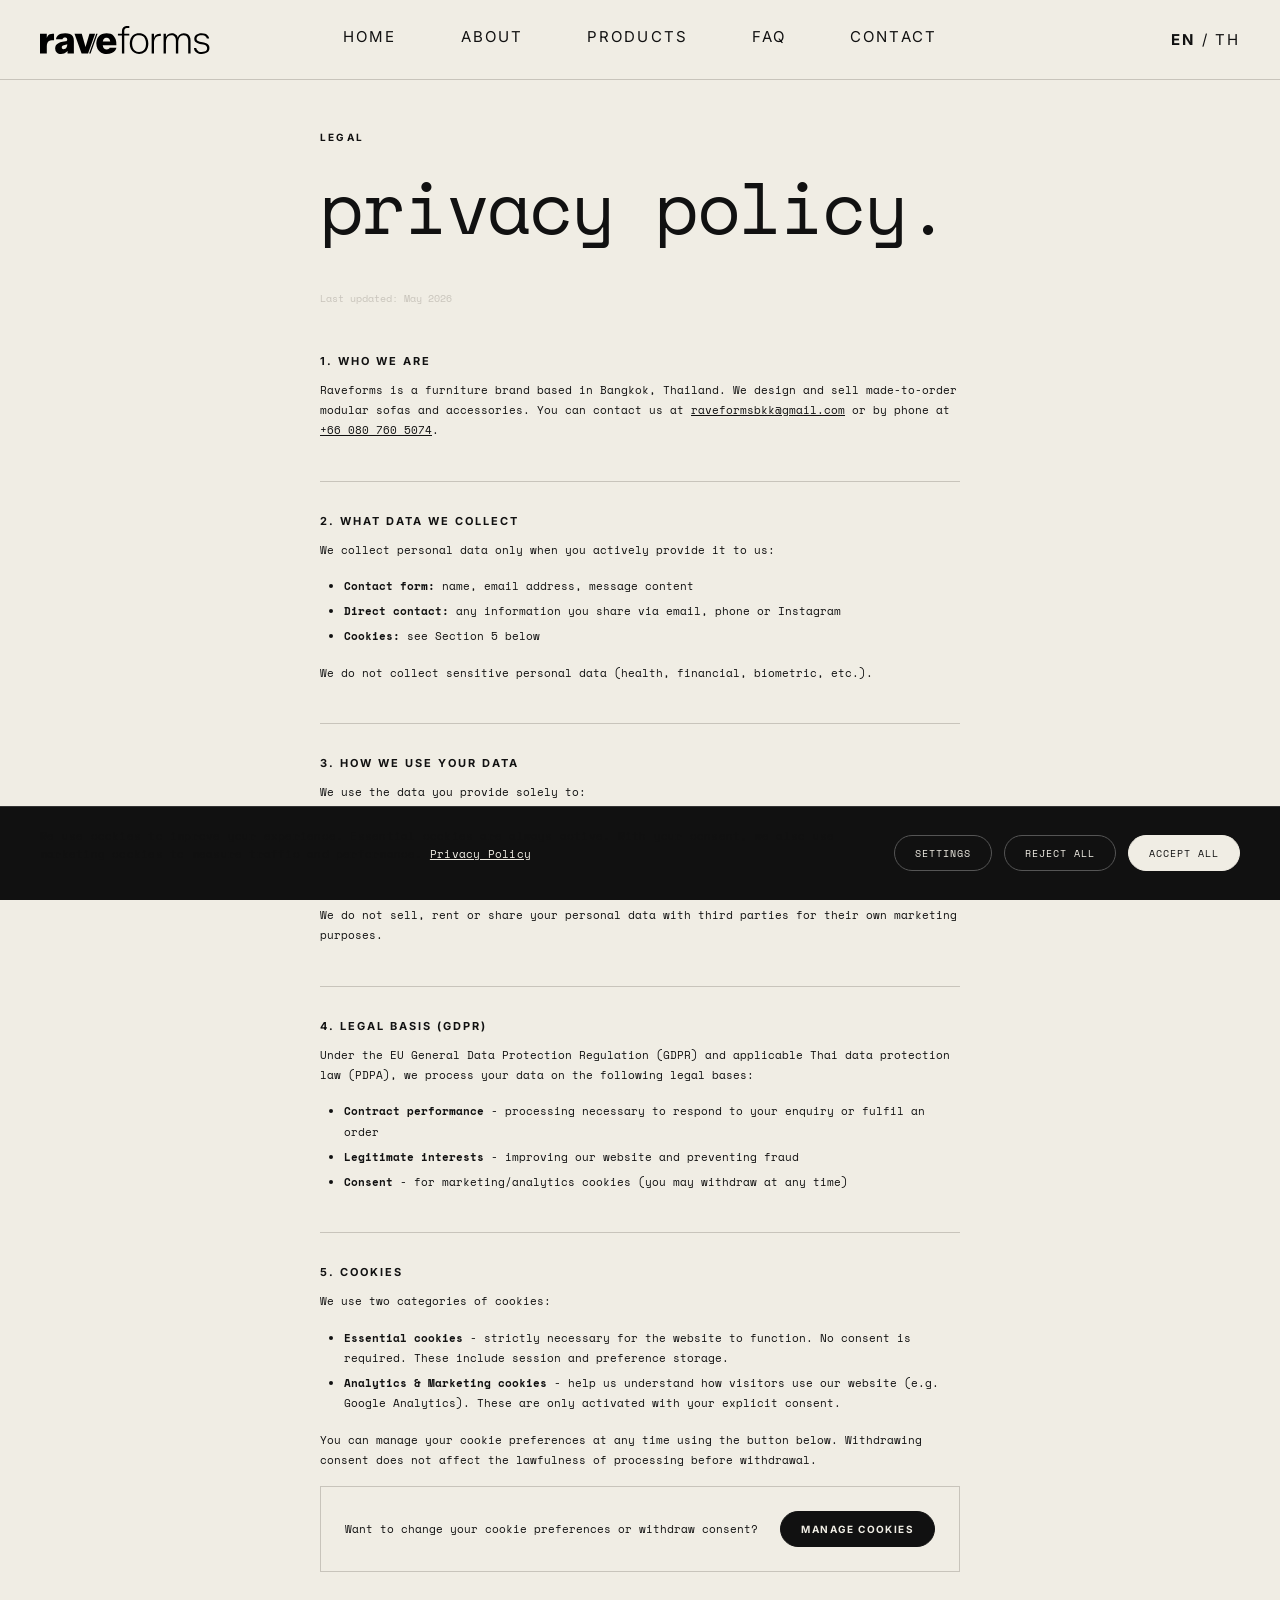
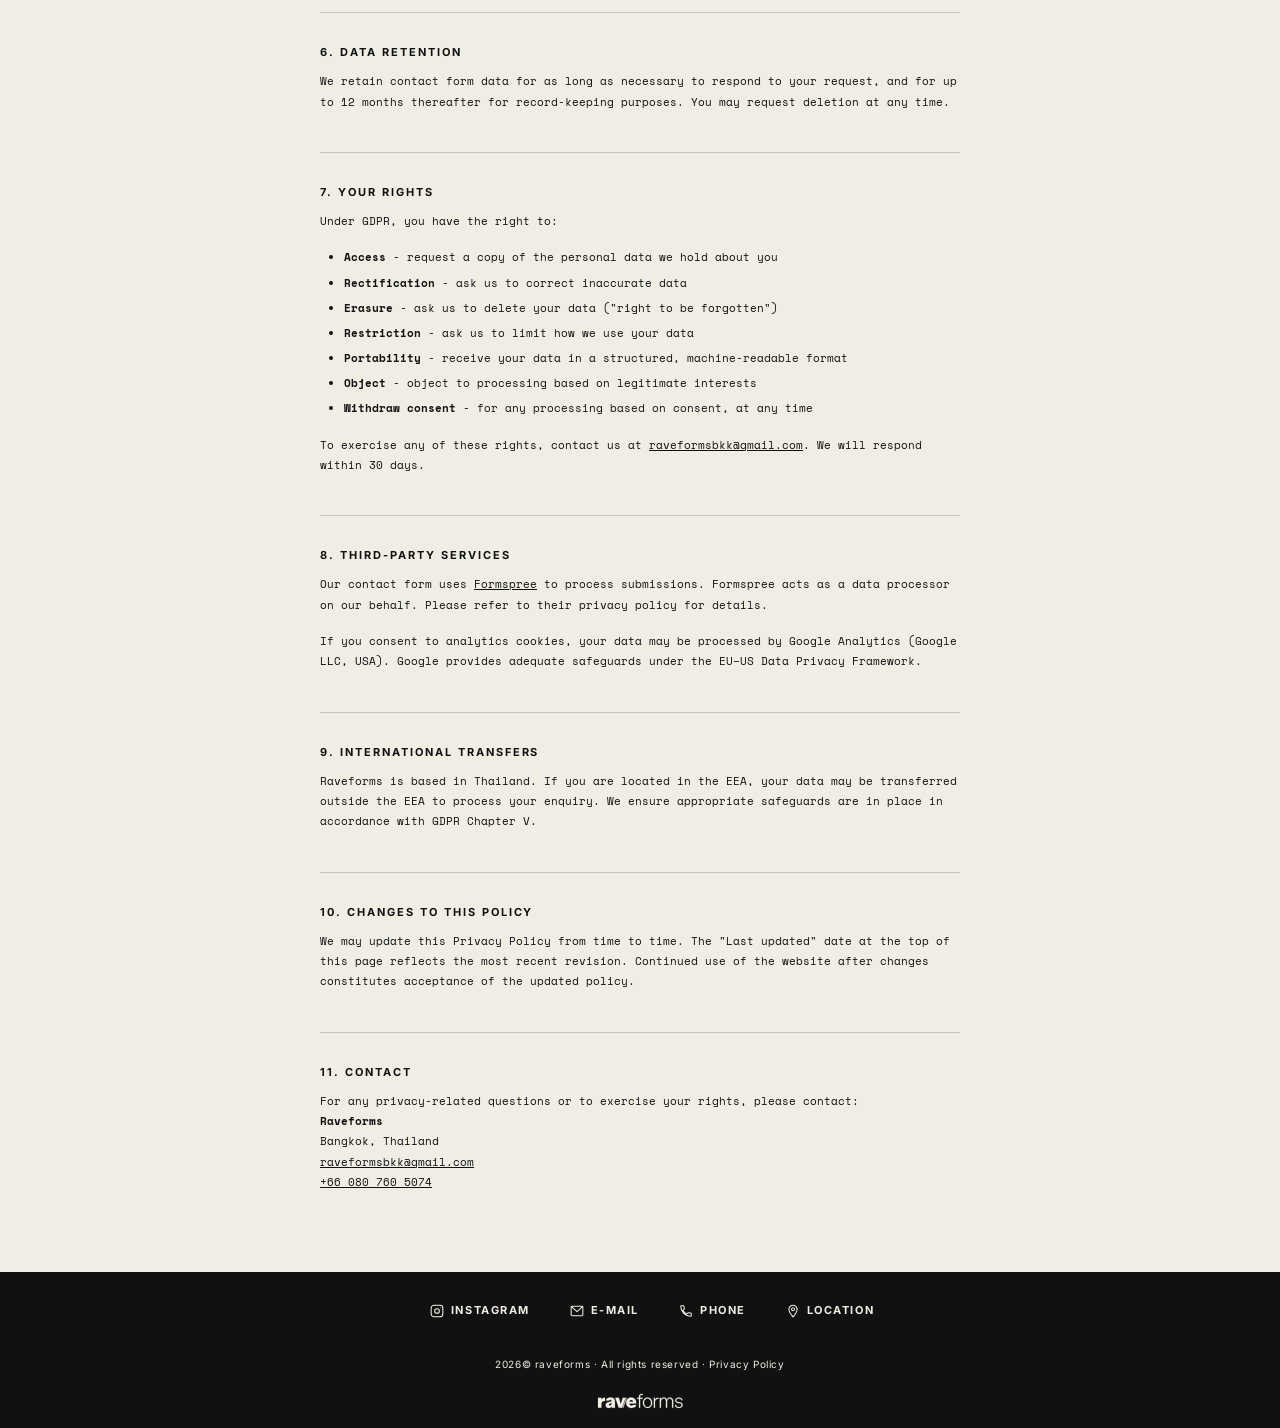
<file: privacy.html>
<!DOCTYPE html>
<html lang="en">
<head>
  <meta charset="UTF-8">
  <meta name="viewport" content="width=device-width, initial-scale=1.0, maximum-scale=1.0">
  <title>Privacy policy - GDPR and PDPA compliant | raveforms</title>
  <meta name="description" content="How raveforms collects, uses and protects your personal data. GDPR and Thai PDPA compliant. Last updated May 2026.">
  <meta property="og:type" content="website">
  <meta property="og:url" content="https://raveforms.com/privacy.html">
  <meta property="og:title" content="Privacy policy - GDPR and PDPA compliant | raveforms">
  <meta property="og:description" content="How raveforms collects, uses and protects your personal data. GDPR and Thai PDPA compliant.">
  <meta property="og:image" content="https://raveforms.com/images/og-image.jpg">
  <meta property="og:image:width" content="1200">
  <meta property="og:image:height" content="630">
  <meta name="twitter:card" content="summary_large_image">
  <meta name="twitter:title" content="Privacy policy - GDPR and PDPA compliant | raveforms">
  <meta name="twitter:description" content="How raveforms collects, uses and protects your personal data. GDPR and Thai PDPA compliant.">
  <meta name="twitter:image" content="https://raveforms.com/images/og-image.jpg">
  <link rel="icon" type="image/svg+xml" href="favicon.svg">
  <link rel="icon" type="image/png" href="favicon.png" sizes="32x32">
  <link rel="apple-touch-icon" href="apple-touch-icon.png">
  <link rel="stylesheet" href="style.css">
  <link rel="preconnect" href="https://fonts.googleapis.com">
  <link href="https://fonts.googleapis.com/css2?family=Inter:wght@300;400;700&family=Space+Mono:wght@400&display=swap" rel="stylesheet">
  <style>
main {
      flex: 1; max-width: 720px; margin: 0 auto;
      padding: 3rem 2.5rem 4rem;
      opacity: 0; animation: fadeIn 0.6s ease forwards 0.3s;
    }
    
    h1 {
      font-family: 'Space Mono', monospace;
      font-size: clamp(36px, 6vw, 72px);
      font-weight: 400; color: #111;
      letter-spacing: -0.03em; line-height: 1;
      margin-bottom: 3rem;
    }
    h2 {
      font-size: 11px; font-weight: 700; letter-spacing: 0.18em;
      text-transform: uppercase; color: #111;
      margin-top: 2.5rem; margin-bottom: 0.75rem;
      padding-top: 2rem; border-top: 0.5px solid #C8C4BB;
    }
    h2:first-of-type { border-top: none; padding-top: 0; }
    p { font-family: 'Space Mono', monospace; font-size: 11px; font-weight: 400; line-height: 1.85; color: #111; margin-bottom: 1rem; }
    ul { font-family: 'Space Mono', monospace; font-size: 11px; line-height: 1.85; color: #111; margin: 0.5rem 0 1rem 1.5rem; }
    ul li { margin-bottom: 0.3rem; }
    a { color: #111; }
    /* Footer must match other pages - override Space Mono from ul/li rules */
    footer .footer-links,
    footer .footer-links li,
    footer .footer-links li a,
    footer .footer-copy,
    footer .footer-copy a {
      font-family: 'Inter', sans-serif !important;
      font-size: 11px !important;
    }
    footer .footer-copy,
    footer .footer-copy a {
      font-size: 10px !important;
    }
    .updated { font-family: 'Space Mono', monospace; font-size: 10px; color: #C8C4BB; margin-bottom: 3rem; display: block; }
    .withdraw-block {
      margin-top: 1rem; padding: 1.5rem; border: 0.5px solid #C8C4BB;
      display: flex; align-items: center; justify-content: space-between; gap: 1rem; flex-wrap: wrap;
    }
    .withdraw-block p { margin: 0; font-family: 'Space Mono', monospace; font-size: 11px; }
    .withdraw-btn {
      font-family: 'Inter', sans-serif; font-size: 10px; font-weight: 700;
      letter-spacing: 0.14em; text-transform: uppercase;
      background: #111; color: #F0EDE4; border: 1px solid #111;
      padding: 0 1.25rem; height: 36px; border-radius: 999px; cursor: pointer;
      transition: background 0.2s, color 0.2s; white-space: nowrap;
    }
    .withdraw-btn:hover { background: transparent; color: #111; }
      

    @media (max-width: 900px) {
      main { padding: 2.5rem 1.25rem 3rem; }
      h1 { font-size: clamp(28px, 8vw, 48px); }
      h2 { font-size: 10px; }
      p, ul { font-size: 10px; }
      .withdraw-block { flex-direction: column; align-items: flex-start; gap: 1rem; }
      .withdraw-btn { width: 100%; text-align: center; justify-content: center; display: flex; align-items: center; }
    }
</style>
</head>
<body>
<div class="page">

  <nav class="nav">
    <a href="index.html" class="nav-logo" style="text-decoration:none;display:inline-block;line-height:0;">
      <svg xmlns="http://www.w3.org/2000/svg" viewBox="0 0 499.46 82.54"><path d="M28.52 24.43c-2.53 1.17-4.57 3-6.12 5.5-.9 1.44-1.67 3.15-2.32 5.09V22.67H0v58.28h20.07V59.41c0-3.78.57-6.97 1.7-9.58s2.82-4.59 5.05-5.95q3.345-2.04 8.22-2.04h6.35V22.68h-3.86c-3.48 0-6.48.59-9.01 1.76Zm59.98-.9c-3.82-1.62-8.52-2.44-14.12-2.44-4.69 0-8.98.57-12.87 1.7s-7.13 3-9.69 5.61c-2.57 2.61-4.2 6.07-4.88 10.37h19.39c.3-1.81 1.15-3.04 2.55-3.68s3.08-.96 5.05-.96c1.28 0 2.4.21 3.34.62.94.42 1.68 1.04 2.21 1.87s.79 1.85.79 3.06v.11c0 1.44-.42 2.59-1.25 3.46s-2.12 1.49-3.86 1.87l-8.73 1.59c-4.99.91-9.09 2.23-12.3 3.97s-5.6 3.87-7.14 6.41c-1.55 2.53-2.32 5.58-2.32 9.13q0 7.26 4.71 11.79c3.14 3.02 7.39 4.54 12.76 4.54 3.25 0 6.2-.47 8.84-1.42a21.3 21.3 0 0 0 7.14-4.25c1.15-1.02 2.16-2.23 3.06-3.58v7.67h18.71V44.01c0-5.29-.95-9.62-2.83-12.98-1.89-3.36-4.74-5.86-8.56-7.48Zm-8.22 31.35c0 1.51-.23 3.06-.68 4.65s-1.12 3.06-1.98 4.42a10.3 10.3 0 0 1-3.34 3.29c-1.36.83-2.91 1.25-4.65 1.25s-2.99-.43-3.97-1.3q-1.47-1.305-1.47-4.14c0-1.51.53-2.81 1.59-3.91q1.59-1.65 4.65-2.55L75.87 55c2-.64 3.47-1.16 4.42-1.56v1.45Zm65.53-32.2-11.6 39.2-11.07-39.2h-21.43l20.86 58.28h19.1l20.84-58.28zm71.38 6.52q-3.915-4.14-9.3-6.12c-3.59-1.32-7.5-1.98-11.74-1.98-3.55 0-6.9.49-10.03 1.47-3.14.98-5.94 2.4-8.39 4.25a27.7 27.7 0 0 0-6.29 6.58c-1.74 2.53-3.08 5.35-4.03 8.45s-1.42 6.43-1.42 9.98c0 5.9 1.26 11.15 3.8 15.76 2.53 4.61 6.08 8.26 10.66 10.94 4.57 2.68 9.85 4.03 15.82 4.03s11.02-.89 15.14-2.67 7.33-4.06 9.64-6.86c2.3-2.8 3.69-5.74 4.14-8.84h-19.73c-.68 1.59-1.8 2.78-3.34 3.57-1.55.79-3.34 1.19-5.39 1.19-2.8 0-5.08-.66-6.86-1.98s-3.08-3.27-3.91-5.84c-.45-1.39-.77-2.95-.97-4.65h40.21c.15-6.42-.49-11.89-1.93-16.38-1.44-4.5-3.46-8.12-6.07-10.89Zm-31.98 16.38c.3-1.66.73-3.16 1.31-4.48.6-1.4 1.36-2.57 2.27-3.52.91-.94 1.96-1.66 3.17-2.15s2.57-.74 4.08-.74c1.36 0 2.63.17 3.8.51s2.23.93 3.17 1.76 1.76 1.95 2.44 3.34c.68 1.4 1.17 3.16 1.47 5.27h-21.71Zm62.82-43.71c-2.08 1.25-3.69 2.97-4.82 5.16s-1.7 4.65-1.7 7.37v8.28h-11.79v5.56h11.79v52.72h6.92V28.23h14.85v-5.56h-14.85v-8.5q0-3.735 2.1-6.18c1.4-1.62 3.23-2.44 5.5-2.44h7.26V0h-8.16c-2.65 0-5.01.62-7.09 1.87Zm97.29 22.28c-2.31.98-4.31 2.57-6.01 4.76-1.4 1.8-2.47 4.15-3.23 7.02V22.67h-6.92v58.28h6.92V48.64q0-5.445 1.98-9.75c1.32-2.87 3.17-5.16 5.56-6.86s5.16-2.55 8.33-2.55h4.2v-6.8h-3.63q-3.735 0-7.2 1.47m88.61-.45c-3.02-1.59-6.35-2.38-9.98-2.38-2.8 0-5.41.49-7.82 1.47-2.42.98-4.54 2.57-6.35 4.76-1.47 1.78-2.64 4.1-3.52 6.93-.73-2.91-1.84-5.27-3.34-7.04-1.85-2.19-4.04-3.76-6.58-4.71-2.53-.94-5.2-1.42-7.99-1.42-2.65 0-5.16.49-7.54 1.47s-4.46 2.48-6.24 4.48c-1.42 1.6-2.53 3.6-3.34 5.99V22.67h-6.92v58.28h6.92V48.07c0-4.23.66-7.9 1.98-11q1.98-4.65 5.67-7.26t8.79-2.61c5.1 0 6.31 1.3 8.96 3.91 2.64 2.61 3.97 6.75 3.97 12.42v37.42h6.92V47.27c0-4.08.64-7.61 1.93-10.6 1.28-2.98 3.1-5.31 5.44-6.97s5.1-2.5 8.28-2.5c2.42 0 4.67.59 6.75 1.76s3.76 2.97 5.05 5.39c1.28 2.42 1.93 5.52 1.93 9.3v37.3h6.92V42.06c0-4.46-.89-8.24-2.66-11.34-1.78-3.1-4.18-5.44-7.2-7.03Zm63.44 33.16c-1.4-2.15-3.33-3.89-5.78-5.21-2.46-1.32-5.24-2.29-8.33-2.89l-12.13-2.27c-2.57-.53-4.82-1.46-6.75-2.78s-2.89-3.46-2.89-6.41c0-2.42.7-4.38 2.1-5.9 1.4-1.51 3.21-2.62 5.44-3.34s4.59-1.08 7.09-1.08c2.79 0 5.27.4 7.43 1.19 2.15.79 3.93 1.91 5.33 3.35s2.4 3.21 3 5.33h6.8c-.38-3.25-1.61-6.03-3.69-8.33-2.08-2.31-4.72-4.08-7.94-5.33-3.21-1.25-6.79-1.87-10.71-1.87-3.17 0-6.07.4-8.67 1.19-2.61.79-4.88 1.91-6.8 3.34-1.93 1.44-3.42 3.14-4.48 5.1a13.2 13.2 0 0 0-1.59 6.35c0 4.16 1.32 7.52 3.97 10.09s6.65 4.35 12.02 5.33l10.32 1.93c4.46.91 7.5 2.42 9.13 4.54 1.62 2.12 2.44 4.27 2.44 6.46 0 2.57-.76 4.67-2.27 6.29-1.51 1.63-3.46 2.82-5.84 3.57-2.38.76-4.9 1.13-7.54 1.13-4.08 0-7.26-.6-9.52-1.81-2.27-1.21-3.89-2.74-4.88-4.59-.98-1.85-1.66-3.65-2.04-5.39h-6.8c.15 2.12.68 4.21 1.59 6.29q1.365 3.12 4.08 5.61c1.81 1.66 4.16 3 7.03 4.03 2.87 1.02 6.39 1.53 10.54 1.53 2.72 0 5.4-.32 8.05-.96q3.975-.96 7.2-3c3.225-2.04 3.89-3.16 5.22-5.39 1.32-2.23 1.98-4.93 1.98-8.11s-.7-5.84-2.1-7.99ZM306.6 25.17c-4.08-2.57-8.92-3.86-14.51-3.86-3.33 0-6.41.47-9.24 1.42s-5.37 2.31-7.6 4.08a25.9 25.9 0 0 0-5.73 6.41c-1.59 2.5-2.8 5.31-3.63 8.45s-1.25 6.52-1.25 10.15c0 6.05 1.13 11.36 3.4 15.93s5.46 8.15 9.58 10.71c4.12 2.57 8.94 3.86 14.46 3.86 3.32 0 6.41-.47 9.24-1.42s5.37-2.3 7.6-4.08 4.12-3.91 5.67-6.41 2.74-5.31 3.57-8.45 1.25-6.52 1.25-10.15c0-6.05-1.12-11.36-3.35-15.93s-5.39-8.14-9.47-10.71Zm5.15 34.19c-.49 2.46-1.27 4.72-2.32 6.8-1.06 2.08-2.4 3.89-4.03 5.44q-2.445 2.325-5.73 3.63c-2.19.87-4.72 1.3-7.6 1.3-4.76 0-8.66-1.15-11.68-3.46-3.02-2.3-5.25-5.35-6.69-9.13s-2.15-7.86-2.15-12.25c0-2.64.26-5.2.79-7.65.53-2.46 1.3-4.71 2.32-6.75s2.34-3.84 3.97-5.39c1.62-1.55 3.55-2.74 5.78-3.57s4.78-1.25 7.65-1.25c4.76 0 8.64 1.13 11.62 3.4s5.2 5.25 6.63 8.96c1.44 3.7 2.15 7.79 2.15 12.25 0 2.65-.25 5.2-.74 7.65ZM168.33 22.68h-2.55l-20.84 58.28h4.09l20.75-58.28z"/></svg>
    </a>
    <button class="nav-hamburger" id="nav-hamburger" aria-label="Menu">
      <span></span><span></span><span></span>
    </button>
    <ul class="nav-links">
      <li><a href="index.html">Home</a></li>
      <li><a href="about.html">About</a></li>
      <li style="position:relative;">
        <a href="#" id="prod-btn">Products</a>
        <div id="prod-menu">
          <a href="products.html">Sofas</a>
          <a href="accessories.html">Accessories</a>
        </div>
      </li>
      <li><a href="faq.html">FAQ</a></li>
      <li><a href="contact.html">Contact</a></li>
    </ul>
    <div class="nav-lang" id="lang-toggle">
      <span class="active" id="lang-en">EN</span>
      <span style="font-weight:400;"> / </span>
      <span class="inactive" id="lang-th">TH</span>
    </div>
  </nav>

  <main>
    <p class="page-label">Legal</p>
    <h1>privacy policy.</h1>
    <span class="updated">Last updated: May 2026</span>

    <h2>1. Who we are</h2>
    <p>Raveforms is a furniture brand based in Bangkok, Thailand. We design and sell made-to-order modular sofas and accessories. You can contact us at <a href="mailto:raveformsbkk@gmail.com">raveformsbkk@gmail.com</a> or by phone at <a href="tel:+660807605074">+66 080 760 5074</a>.</p>

    <h2>2. What data we collect</h2>
    <p>We collect personal data only when you actively provide it to us:</p>
    <ul>
      <li><strong>Contact form:</strong> name, email address, message content</li>
      <li><strong>Direct contact:</strong> any information you share via email, phone or Instagram</li>
      <li><strong>Cookies:</strong> see Section 5 below</li>
    </ul>
    <p>We do not collect sensitive personal data (health, financial, biometric, etc.).</p>

    <h2>3. How we use your data</h2>
    <p>We use the data you provide solely to:</p>
    <ul>
      <li>Respond to your enquiries and process orders</li>
      <li>Communicate about your purchase or quote request</li>
      <li>Improve our website and services (with your consent, via analytics)</li>
    </ul>
    <p>We do not sell, rent or share your personal data with third parties for their own marketing purposes.</p>

    <h2>4. Legal basis (GDPR)</h2>
    <p>Under the EU General Data Protection Regulation (GDPR) and applicable Thai data protection law (PDPA), we process your data on the following legal bases:</p>
    <ul>
      <li><strong>Contract performance</strong> - processing necessary to respond to your enquiry or fulfil an order</li>
      <li><strong>Legitimate interests</strong> - improving our website and preventing fraud</li>
      <li><strong>Consent</strong> - for marketing/analytics cookies (you may withdraw at any time)</li>
    </ul>

    <h2>5. Cookies</h2>
    <p>We use two categories of cookies:</p>
    <ul>
      <li><strong>Essential cookies</strong> - strictly necessary for the website to function. No consent is required. These include session and preference storage.</li>
      <li><strong>Analytics & Marketing cookies</strong> - help us understand how visitors use our website (e.g. Google Analytics). These are only activated with your explicit consent.</li>
    </ul>
    <p>You can manage your cookie preferences at any time using the button below. Withdrawing consent does not affect the lawfulness of processing before withdrawal.</p>

    <div class="withdraw-block">
      <p>Want to change your cookie preferences or withdraw consent?</p>
      <button class="withdraw-btn" onclick="window.raveformsWithdrawConsent && window.raveformsWithdrawConsent()">Manage cookies</button>
    </div>

    <h2>6. Data retention</h2>
    <p>We retain contact form data for as long as necessary to respond to your request, and for up to 12 months thereafter for record-keeping purposes. You may request deletion at any time.</p>

    <h2>7. Your rights</h2>
    <p>Under GDPR, you have the right to:</p>
    <ul>
      <li><strong>Access</strong> - request a copy of the personal data we hold about you</li>
      <li><strong>Rectification</strong> - ask us to correct inaccurate data</li>
      <li><strong>Erasure</strong> - ask us to delete your data ("right to be forgotten")</li>
      <li><strong>Restriction</strong> - ask us to limit how we use your data</li>
      <li><strong>Portability</strong> - receive your data in a structured, machine-readable format</li>
      <li><strong>Object</strong> - object to processing based on legitimate interests</li>
      <li><strong>Withdraw consent</strong> - for any processing based on consent, at any time</li>
    </ul>
    <p>To exercise any of these rights, contact us at <a href="mailto:raveformsbkk@gmail.com">raveformsbkk@gmail.com</a>. We will respond within 30 days.</p>

    <h2>8. Third-party services</h2>
    <p>Our contact form uses <a href="https://formspree.io/legal/privacy-policy" target="_blank" rel="noopener">Formspree</a> to process submissions. Formspree acts as a data processor on our behalf. Please refer to their privacy policy for details.</p>
    <p>If you consent to analytics cookies, your data may be processed by Google Analytics (Google LLC, USA). Google provides adequate safeguards under the EU–US Data Privacy Framework.</p>

    <h2>9. International transfers</h2>
    <p>Raveforms is based in Thailand. If you are located in the EEA, your data may be transferred outside the EEA to process your enquiry. We ensure appropriate safeguards are in place in accordance with GDPR Chapter V.</p>

    <h2>10. Changes to this policy</h2>
    <p>We may update this Privacy Policy from time to time. The "Last updated" date at the top of this page reflects the most recent revision. Continued use of the website after changes constitutes acceptance of the updated policy.</p>

    <h2>11. Contact</h2>
    <p>For any privacy-related questions or to exercise your rights, please contact:<br>
    <strong>Raveforms</strong><br>
    Bangkok, Thailand<br>
    <a href="mailto:raveformsbkk@gmail.com">raveformsbkk@gmail.com</a><br>
    <a href="tel:+660807605074">+66 080 760 5074</a></p>

  </main>

  <footer class="footer">
    <ul class="footer-links">
      <li><svg width="14" height="14" viewBox="0 0 24 24" fill="none" stroke="#111" stroke-width="1.8" stroke-linecap="round" stroke-linejoin="round"><rect x="2" y="2" width="20" height="20" rx="5"/><circle cx="12" cy="12" r="4"/><circle cx="17.5" cy="6.5" r="0.8" fill="#111" stroke="none"/></svg><a href="https://www.instagram.com/raveforms" target="_blank" rel="noopener" style="text-decoration:none;color:inherit;">Instagram</a></li>
      <li><svg width="14" height="14" viewBox="0 0 24 24" fill="none" stroke="#111" stroke-width="1.8" stroke-linecap="round" stroke-linejoin="round"><rect x="2" y="4" width="20" height="16" rx="2"/><polyline points="2,4 12,13 22,4"/></svg><a href="mailto:raveformsbkk@gmail.com" style="text-decoration:none;color:inherit;">E-mail</a></li>
      <li><svg width="14" height="14" viewBox="0 0 24 24" fill="none" stroke="#111" stroke-width="1.8" stroke-linecap="round" stroke-linejoin="round"><path d="M6.6 10.8a15.2 15.2 0 0 0 6.6 6.6l2.2-2.2a1 1 0 0 1 1-.24 11.4 11.4 0 0 0 3.6.6 1 1 0 0 1 1 1V20a1 1 0 0 1-1 1A17 17 0 0 1 3 4a1 1 0 0 1 1-1h3.5a1 1 0 0 1 1 1 11.4 11.4 0 0 0 .6 3.6 1 1 0 0 1-.24 1L6.6 10.8z"/></svg><a href="tel:+660807605074" style="text-decoration:none;color:inherit;">Phone</a></li>
      <li><svg width="14" height="14" viewBox="0 0 24 24" fill="none" stroke="#111" stroke-width="1.8" stroke-linecap="round" stroke-linejoin="round"><path d="M12 2C8.13 2 5 5.13 5 9c0 5.25 7 13 7 13s7-7.75 7-13c0-3.87-3.13-7-7-7z"/><circle cx="12" cy="9" r="2.5"/></svg><a href="https://maps.app.goo.gl/edBnxW2e9k4XNzD27" target="_blank" rel="noopener" style="text-decoration:none;color:inherit;">Location</a></li>
    </ul>
    <span class="footer-copy">2026&copy; raveforms &middot; All rights reserved &middot; <a href="privacy.html" style="color:inherit;text-decoration:none;">Privacy Policy</a></span>
    <svg class="footer-logo" xmlns="http://www.w3.org/2000/svg" viewBox="0 0 499.46 82.54" aria-label="raveforms"><path d="M28.52 24.43c-2.53 1.17-4.57 3-6.12 5.5-.9 1.44-1.67 3.15-2.32 5.09V22.67H0v58.28h20.07V59.41c0-3.78.57-6.97 1.7-9.58s2.82-4.59 5.05-5.95q3.345-2.04 8.22-2.04h6.35V22.68h-3.86c-3.48 0-6.48.59-9.01 1.76Zm59.98-.9c-3.82-1.62-8.52-2.44-14.12-2.44-4.69 0-8.98.57-12.87 1.7s-7.13 3-9.69 5.61c-2.57 2.61-4.2 6.07-4.88 10.37h19.39c.3-1.81 1.15-3.04 2.55-3.68s3.08-.96 5.05-.96c1.28 0 2.4.21 3.34.62.94.42 1.68 1.04 2.21 1.87s.79 1.85.79 3.06v.11c0 1.44-.42 2.59-1.25 3.46s-2.12 1.49-3.86 1.87l-8.73 1.59c-4.99.91-9.09 2.23-12.3 3.97s-5.6 3.87-7.14 6.41c-1.55 2.53-2.32 5.58-2.32 9.13q0 7.26 4.71 11.79c3.14 3.02 7.39 4.54 12.76 4.54 3.25 0 6.2-.47 8.84-1.42a21.3 21.3 0 0 0 7.14-4.25c1.15-1.02 2.16-2.23 3.06-3.58v7.67h18.71V44.01c0-5.29-.95-9.62-2.83-12.98-1.89-3.36-4.74-5.86-8.56-7.48Zm-8.22 31.35c0 1.51-.23 3.06-.68 4.65s-1.12 3.06-1.98 4.42a10.3 10.3 0 0 1-3.34 3.29c-1.36.83-2.91 1.25-4.65 1.25s-2.99-.43-3.97-1.3q-1.47-1.305-1.47-4.14c0-1.51.53-2.81 1.59-3.91q1.59-1.65 4.65-2.55L75.87 55c2-.64 3.47-1.16 4.42-1.56v1.45Zm65.53-32.2-11.6 39.2-11.07-39.2h-21.43l20.86 58.28h19.1l20.84-58.28zm71.38 6.52q-3.915-4.14-9.3-6.12c-3.59-1.32-7.5-1.98-11.74-1.98-3.55 0-6.9.49-10.03 1.47-3.14.98-5.94 2.4-8.39 4.25a27.7 27.7 0 0 0-6.29 6.58c-1.74 2.53-3.08 5.35-4.03 8.45s-1.42 6.43-1.42 9.98c0 5.9 1.26 11.15 3.8 15.76 2.53 4.61 6.08 8.26 10.66 10.94 4.57 2.68 9.85 4.03 15.82 4.03s11.02-.89 15.14-2.67 7.33-4.06 9.64-6.86c2.3-2.8 3.69-5.74 4.14-8.84h-19.73c-.68 1.59-1.8 2.78-3.34 3.57-1.55.79-3.34 1.19-5.39 1.19-2.8 0-5.08-.66-6.86-1.98s-3.08-3.27-3.91-5.84c-.45-1.39-.77-2.95-.97-4.65h40.21c.15-6.42-.49-11.89-1.93-16.38-1.44-4.5-3.46-8.12-6.07-10.89Zm-31.98 16.38c.3-1.66.73-3.16 1.31-4.48.6-1.4 1.36-2.57 2.27-3.52.91-.94 1.96-1.66 3.17-2.15s2.57-.74 4.08-.74c1.36 0 2.63.17 3.8.51s2.23.93 3.17 1.76 1.76 1.95 2.44 3.34c.68 1.4 1.17 3.16 1.47 5.27h-21.71Zm62.82-43.71c-2.08 1.25-3.69 2.97-4.82 5.16s-1.7 4.65-1.7 7.37v8.28h-11.79v5.56h11.79v52.72h6.92V28.23h14.85v-5.56h-14.85v-8.5q0-3.735 2.1-6.18c1.4-1.62 3.23-2.44 5.5-2.44h7.26V0h-8.16c-2.65 0-5.01.62-7.09 1.87Zm97.29 22.28c-2.31.98-4.31 2.57-6.01 4.76-1.4 1.8-2.47 4.15-3.23 7.02V22.67h-6.92v58.28h6.92V48.64q0-5.445 1.98-9.75c1.32-2.87 3.17-5.16 5.56-6.86s5.16-2.55 8.33-2.55h4.2v-6.8h-3.63q-3.735 0-7.2 1.47m88.61-.45c-3.02-1.59-6.35-2.38-9.98-2.38-2.8 0-5.41.49-7.82 1.47-2.42.98-4.54 2.57-6.35 4.76-1.47 1.78-2.64 4.1-3.52 6.93-.73-2.91-1.84-5.27-3.34-7.04-1.85-2.19-4.04-3.76-6.58-4.71-2.53-.94-5.2-1.42-7.99-1.42-2.65 0-5.16.49-7.54 1.47s-4.46 2.48-6.24 4.48c-1.42 1.6-2.53 3.6-3.34 5.99V22.67h-6.92v58.28h6.92V48.07c0-4.23.66-7.9 1.98-11q1.98-4.65 5.67-7.26t8.79-2.61c5.1 0 6.31 1.3 8.96 3.91 2.64 2.61 3.97 6.75 3.97 12.42v37.42h6.92V47.27c0-4.08.64-7.61 1.93-10.6 1.28-2.98 3.1-5.31 5.44-6.97s5.1-2.5 8.28-2.5c2.42 0 4.67.59 6.75 1.76s3.76 2.97 5.05 5.39c1.28 2.42 1.93 5.52 1.93 9.3v37.3h6.92V42.06c0-4.46-.89-8.24-2.66-11.34-1.78-3.1-4.18-5.44-7.2-7.03Zm63.44 33.16c-1.4-2.15-3.33-3.89-5.78-5.21-2.46-1.32-5.24-2.29-8.33-2.89l-12.13-2.27c-2.57-.53-4.82-1.46-6.75-2.78s-2.89-3.46-2.89-6.41c0-2.42.7-4.38 2.1-5.9 1.4-1.51 3.21-2.62 5.44-3.34s4.59-1.08 7.09-1.08c2.79 0 5.27.4 7.43 1.19 2.15.79 3.93 1.91 5.33 3.35s2.4 3.21 3 5.33h6.8c-.38-3.25-1.61-6.03-3.69-8.33-2.08-2.31-4.72-4.08-7.94-5.33-3.21-1.25-6.79-1.87-10.71-1.87-3.17 0-6.07.4-8.67 1.19-2.61.79-4.88 1.91-6.8 3.34-1.93 1.44-3.42 3.14-4.48 5.1a13.2 13.2 0 0 0-1.59 6.35c0 4.16 1.32 7.52 3.97 10.09s6.65 4.35 12.02 5.33l10.32 1.93c4.46.91 7.5 2.42 9.13 4.54 1.62 2.12 2.44 4.27 2.44 6.46 0 2.57-.76 4.67-2.27 6.29-1.51 1.63-3.46 2.82-5.84 3.57-2.38.76-4.9 1.13-7.54 1.13-4.08 0-7.26-.6-9.52-1.81-2.27-1.21-3.89-2.74-4.88-4.59-.98-1.85-1.66-3.65-2.04-5.39h-6.8c.15 2.12.68 4.21 1.59 6.29q1.365 3.12 4.08 5.61c1.81 1.66 4.16 3 7.03 4.03 2.87 1.02 6.39 1.53 10.54 1.53 2.72 0 5.4-.32 8.05-.96q3.975-.96 7.2-3c3.225-2.04 3.89-3.16 5.22-5.39 1.32-2.23 1.98-4.93 1.98-8.11s-.7-5.84-2.1-7.99ZM306.6 25.17c-4.08-2.57-8.92-3.86-14.51-3.86-3.33 0-6.41.47-9.24 1.42s-5.37 2.31-7.6 4.08a25.9 25.9 0 0 0-5.73 6.41c-1.59 2.5-2.8 5.31-3.63 8.45s-1.25 6.52-1.25 10.15c0 6.05 1.13 11.36 3.4 15.93s5.46 8.15 9.58 10.71c4.12 2.57 8.94 3.86 14.46 3.86 3.32 0 6.41-.47 9.24-1.42s5.37-2.3 7.6-4.08 4.12-3.91 5.67-6.41 2.74-5.31 3.57-8.45 1.25-6.52 1.25-10.15c0-6.05-1.12-11.36-3.35-15.93s-5.39-8.14-9.47-10.71Zm5.15 34.19c-.49 2.46-1.27 4.72-2.32 6.8-1.06 2.08-2.4 3.89-4.03 5.44q-2.445 2.325-5.73 3.63c-2.19.87-4.72 1.3-7.6 1.3-4.76 0-8.66-1.15-11.68-3.46-3.02-2.3-5.25-5.35-6.69-9.13s-2.15-7.86-2.15-12.25c0-2.64.26-5.2.79-7.65.53-2.46 1.3-4.71 2.32-6.75s2.34-3.84 3.97-5.39c1.62-1.55 3.55-2.74 5.78-3.57s4.78-1.25 7.65-1.25c4.76 0 8.64 1.13 11.62 3.4s5.2 5.25 6.63 8.96c1.44 3.7 2.15 7.79 2.15 12.25 0 2.65-.25 5.2-.74 7.65ZM168.33 22.68h-2.55l-20.84 58.28h4.09l20.75-58.28z"/></svg>
  </footer>

</div>

<!-- ═══════════════════════════════════════════════════════
     COOKIE BANNER - GDPR compliant
     Paste this block just before </body> on every page
     ═══════════════════════════════════════════════════════ -->


<!-- Cookie Banner -->
<div id="cookie-banner" role="dialog" aria-label="Cookie consent">
  <p class="cookie-text">
    We use cookies to improve your experience. Essential cookies are always active.
    With your consent, we also use marketing cookies to measure traffic and performance.
    <a href="privacy.html">Privacy Policy</a>
  </p>
  <div class="cookie-btns">
    <button class="cookie-btn cookie-btn-settings" id="cookie-settings-btn">Settings</button>
    <button class="cookie-btn cookie-btn-reject" id="cookie-reject-btn">Reject all</button>
    <button class="cookie-btn cookie-btn-accept" id="cookie-accept-btn">Accept all</button>
  </div>
</div>

<!-- Cookie Settings Modal -->
<div id="cookie-modal" role="dialog" aria-modal="true" aria-label="Cookie settings">
  <div class="cookie-modal-box">
    <p class="cookie-modal-title">Cookie preferences</p>

    <div class="cookie-category">
      <div class="cookie-cat-header">
        <span class="cookie-cat-name">Essential</span>
        <label class="cookie-toggle">
          <input type="checkbox" checked disabled>
          <span class="cookie-toggle-slider"></span>
        </label>
      </div>
      <p class="cookie-cat-desc">Required for the website to function. Cannot be disabled. No personal data is collected beyond what is necessary for operation.</p>
    </div>

    <div class="cookie-category">
      <div class="cookie-cat-header">
        <span class="cookie-cat-name">Analytics & Marketing</span>
        <label class="cookie-toggle">
          <input type="checkbox" id="toggle-marketing">
          <span class="cookie-toggle-slider"></span>
        </label>
      </div>
      <p class="cookie-cat-desc">Help us understand how visitors interact with our site (e.g. Google Analytics). This data is used to improve our services. Requires your explicit consent under GDPR.</p>
    </div>

    <div class="cookie-modal-footer">
      <button class="cookie-modal-btn cookie-modal-save" id="cookie-save-btn">Save preferences</button>
    </div>
  </div>
</div>

<script>
(function() {
  var STORAGE_KEY = 'rv_cookie_consent';
  var banner = document.getElementById('cookie-banner');
  var modal  = document.getElementById('cookie-modal');
  var toggleMarketing = document.getElementById('toggle-marketing');

  function getConsent() {
    try { return JSON.parse(localStorage.getItem(STORAGE_KEY)); } catch(e) { return null; }
  }
  function setConsent(marketing) {
    localStorage.setItem(STORAGE_KEY, JSON.stringify({ essential: true, marketing: marketing, ts: Date.now() }));
  }
  function hideBanner() { banner.classList.remove('visible'); }
  function showBanner() { setTimeout(function(){ banner.classList.add('visible'); }, 400); }

  // Init
  var consent = getConsent();
  if (!consent) {
    showBanner();
  } else {
    if (consent.marketing) enableMarketing();
  }

  // Buttons
  document.getElementById('cookie-accept-btn').addEventListener('click', function() {
    setConsent(true); enableMarketing(); hideBanner();
  });
  document.getElementById('cookie-reject-btn').addEventListener('click', function() {
    setConsent(false); hideBanner();
  });
  document.getElementById('cookie-settings-btn').addEventListener('click', function() {
    var c = getConsent();
    if (c) toggleMarketing.checked = c.marketing;
    modal.classList.add('open');
  });
  document.getElementById('cookie-save-btn').addEventListener('click', function() {
    var m = toggleMarketing.checked;
    setConsent(m);
    if (m) enableMarketing(); else disableMarketing();
    modal.classList.remove('open');
    hideBanner();
  });
  modal.addEventListener('click', function(e) {
    if (e.target === modal) modal.classList.remove('open');
  });

  function enableMarketing() {
    // Place marketing/analytics scripts here when ready
    // e.g. Google Analytics gtag
  }
  function disableMarketing() {
    // Optionally clear marketing cookies here
    document.cookie = '_ga=; Max-Age=0; path=/';
    document.cookie = '_gid=; Max-Age=0; path=/';
  }

  // Expose withdraw function globally
  window.raveformsWithdrawConsent = function() {
    setConsent(false); disableMarketing();
    localStorage.removeItem(STORAGE_KEY);
    showBanner();
  };
})();
</script>


<script>
  (function() {
    var b = document.getElementById('prod-btn');
    var m = document.getElementById('prod-menu');
    var li = b ? b.closest('li') : null;
    if(!b||!m) return;
    b.onclick = function(e){ e.preventDefault(); e.stopPropagation(); var open = m.style.display==='flex'; m.style.display = open?'none':'flex'; if(li) li.classList.toggle('menu-open', !open); };
    document.addEventListener('click', function(){ m.style.display='none'; if(li) li.classList.remove('menu-open'); });
  })();

  document.getElementById('lang-toggle').addEventListener('click', function() {
    var en = document.getElementById('lang-en');
    var th = document.getElementById('lang-th');
    var isEN = en.classList.contains('active');
    en.classList.toggle('active', !isEN); en.classList.toggle('inactive', isEN);
    th.classList.toggle('active', isEN); th.classList.toggle('inactive', !isEN);
  });

  // Hamburger menu
  (function() {
    var btn = document.getElementById('nav-hamburger');
    var links = document.querySelector('.nav-links');
    var prodBtn = document.getElementById('prod-btn');
    var prodMenu = document.getElementById('prod-menu');
    if (!btn || !links) return;

    btn.addEventListener('click', function(e) {
      e.stopPropagation();
      var isOpen = links.classList.contains('open');
      links.classList.toggle('open', !isOpen);
      btn.classList.toggle('open', !isOpen);
      if (isOpen && prodMenu) {
        prodMenu.classList.remove('mobile-open');
        prodMenu.style.display = 'none';
      }
    });

    if (prodBtn && prodMenu) {
      prodBtn.addEventListener('click', function(e) {
        if (window.innerWidth <= 768) {
          e.preventDefault();
          e.stopPropagation();
          var open = prodMenu.classList.contains('mobile-open');
          prodMenu.classList.toggle('mobile-open', !open);
          prodMenu.style.display = open ? 'none' : 'flex';
        }
      });
    }

    links.querySelectorAll('a:not(#prod-btn)').forEach(function(a) {
      a.addEventListener('click', function() {
        btn.classList.remove('open');
        links.classList.remove('open');
        if (prodMenu) { prodMenu.classList.remove('mobile-open'); prodMenu.style.display = 'none'; }
      });
    });

    document.addEventListener('click', function(e) {
      if (!btn.contains(e.target) && !links.contains(e.target)) {
        btn.classList.remove('open');
        links.classList.remove('open');
        if (prodMenu) { prodMenu.classList.remove('mobile-open'); prodMenu.style.display = 'none'; }
      }
    });
  })();
</script>
</body>
</html>
</file>
<file: style.css>
/* ============================================================
   RAVEFORMS - Shared Stylesheet
   Desktop + Mobile
   ============================================================ */

/* ── Reset ─────────────────────────────────────────────────── */
*, *::before, *::after { box-sizing: border-box; margin: 0; padding: 0; }

/* ── Base ──────────────────────────────────────────────────── */
body {
  background: #111;
  font-family: 'Inter', sans-serif;
  min-height: 100vh;
  min-height: 100dvh;
  overflow-x: hidden;
}

.page {
  background: #F0EDE4;
  min-height: 100vh;
  min-height: 100dvh;
  display: flex;
  flex-direction: column;
}

/* ── Navigation ────────────────────────────────────────────── */
.nav {
  display: grid;
  grid-template-columns: 1fr auto 1fr;
  align-items: center;
  padding: 0 2.5rem;
  height: 80px;
  border-bottom: 0.5px solid #C8C4BB;
  position: fixed;
  top: 0; left: 0; right: 0;
  z-index: 99997;
  background: #F0EDE4;
}
.nav-logo { cursor: pointer; overflow: visible; }
.nav-logo svg { height: 28px; width: auto; overflow: visible; display: block; }

.page { padding-top: 80px; }

.nav-links { display: flex; gap: 4rem; list-style: none; margin: 0; padding: 0; }

.nav-links li {
  font-size: 15px; font-weight: 400; letter-spacing: 0.14em;
  text-transform: uppercase; color: #111; cursor: pointer; transition: opacity 0.2s;
}
.nav-links li a,
.nav-links li #prod-btn {
  color: #111; text-decoration: none;
  font-family: 'Inter', sans-serif; font-size: 15px; font-weight: 400;
  letter-spacing: 0.14em; text-transform: uppercase;
  background: none; border: none; cursor: pointer; padding: 0;
  transition: opacity 0.2s;
}
.nav-links > li:hover > a,
.nav-links > li:hover > #prod-btn { opacity: 0.45; }
.nav-links > li.menu-open:hover > a,
.nav-links > li.menu-open:hover > #prod-btn { opacity: 1; }
.nav-links li.active > a,
.nav-links li.active > a:visited,
.nav-links li.active { font-weight: 700 !important; text-decoration: none !important; border-bottom: none !important; color: #111 !important; }

.nav-lang {
  font-size: 15px; color: #111; cursor: pointer;
  letter-spacing: 0.14em;
  user-select: none; justify-self: end;
}
.nav-lang .active   { font-weight: 700; }
.nav-lang .inactive { font-weight: 400; }

/* Desktop dropdown */
.nav-links li:has(#prod-menu) { position: relative; }

#prod-menu {
  display: none;
  position: absolute;
  top: calc(100% + 6px); left: 50%;
  transform: translateX(-50%);
  background: #F0EDE4;
  border: 0.5px solid #C8C4BB;
  box-shadow: 0 4px 24px rgba(0,0,0,0.12);
  min-width: 140px;
  flex-direction: column;
  z-index: 10001;
}
#prod-menu.open { display: flex; }
#prod-menu a {
  font-family: 'Inter', sans-serif; font-size: 11px; font-weight: 400;
  letter-spacing: 0.14em; text-transform: uppercase; color: #111;
  background: #F0EDE4; text-decoration: none;
  padding: 0.9rem 1.2rem; display: block;
  border-bottom: 0.5px solid #C8C4BB; cursor: pointer;
}
#prod-menu a:last-child { border-bottom: none; }
#prod-menu a:hover { background: #111; color: #F0EDE4; }

/* ── Buttons ───────────────────────────────────────────────── */
.btn-primary, .btn-ghost {
  font-family: 'Inter', sans-serif; font-weight: 700; font-size: 10px;
  letter-spacing: 0.16em; text-transform: uppercase; background: #111;
  color: #F0EDE4; border: 1px solid #111; padding: 0 2.2rem; height: 48px;
  border-radius: 999px; cursor: pointer;
  transition: background 0.2s, color 0.2s;
  display: inline-flex; align-items: center; justify-content: center;
}
.btn-primary:hover, .btn-ghost:hover { background: transparent; color: #111; }

/* ── Footer ────────────────────────────────────────────────── */
.footer, .hero-footer {
  display: flex; flex-direction: column; align-items: center; gap: 1rem;
  padding: 1.25rem 2.5rem;
  background: #111;
  opacity: 0; animation: fadeUp 0.7s ease forwards 1.4s;
}
.footer-links { display: flex; gap: 2.5rem; list-style: none; flex-wrap: wrap; justify-content: center; }
.footer-links li {
  font-size: 11px; font-weight: 700; letter-spacing: 0.14em;
  text-transform: uppercase; color: #F0EDE4; cursor: pointer;
  transition: opacity 0.2s; display: flex; align-items: center; gap: 7px;
  font-family: 'Inter', sans-serif;
}
.footer-links li:hover { opacity: 0.55; }
.footer svg, .hero-footer svg { stroke: #F0EDE4; }
.footer svg circle[fill], .hero-footer svg circle[fill] { fill: #F0EDE4; }
.footer-copy { font-size: 10px; font-weight: 400; color: #F0EDE4; text-align: center; letter-spacing: 0.06em; }
.footer-logo {
  display: block;
  height: 14px;
  width: auto;
  fill: #F0EDE4;
  opacity: 1;
  margin-top: 0.5rem;
  overflow: visible;
}

/* ── Animations ────────────────────────────────────────────── */
@keyframes fadeDown { from { opacity: 0; transform: translateY(-10px); } to { opacity: 1; transform: translateY(0); } }
@keyframes fadeUp   { from { opacity: 0; transform: translateY(8px);  } to { opacity: 1; transform: translateY(0); } }
@keyframes riseUp   { from { opacity: 0; transform: translateY(24px); } to { opacity: 1; transform: translateY(0); } }
@keyframes fadeIn   { from { opacity: 0; } to { opacity: 1; } }

/* ── Cookie banner ─────────────────────────────────────────── */
#cookie-banner {
  position: fixed; bottom: 0; left: 0; right: 0; z-index: 99999;
  background: #111; color: #F0EDE4;
  padding: 1.25rem 2.5rem;
  display: flex; align-items: center; justify-content: space-between;
  gap: 2rem; flex-wrap: wrap;
  font-family: 'Space Mono', monospace; font-size: 11px; letter-spacing: 0.02em;
  border-top: 0.5px solid #333;
  transform: translateY(100%); transition: transform 0.4s ease;
}
#cookie-banner.visible { transform: translateY(0); }
.cookie-text { flex: 1; min-width: 200px; line-height: 1.7; }
.cookie-text a { color: #F0EDE4; text-decoration: underline; }
.cookie-text a:hover { opacity: 0.7; }
.cookie-btns { display: flex; gap: 0.75rem; flex-wrap: wrap; }
.cookie-btn {
  font-family: 'Space Mono', monospace; font-size: 10px; font-weight: 400;
  letter-spacing: 0.1em; text-transform: uppercase;
  padding: 0 1.25rem; height: 36px; border-radius: 999px; cursor: pointer;
  transition: background 0.2s, color 0.2s; white-space: nowrap;
}
.cookie-btn-accept { background: #F0EDE4; color: #111; border: 1px solid #F0EDE4; }
.cookie-btn-accept:hover { background: transparent; color: #F0EDE4; }
.cookie-btn-reject { background: transparent; color: #F0EDE4; border: 1px solid #555; }
.cookie-btn-reject:hover { border-color: #F0EDE4; }
.cookie-btn-settings { background: transparent; color: #F0EDE4; border: 1px solid #555; }
.cookie-btn-settings:hover { border-color: #F0EDE4; }

#cookie-modal {
  display: none; position: fixed; inset: 0; z-index: 100000;
  background: rgba(0,0,0,0.5); align-items: center; justify-content: center;
}
#cookie-modal.open { display: flex; }
.cookie-modal-box {
  background: #F0EDE4; color: #111; max-width: 500px; width: 90%;
  padding: 2.5rem; font-family: 'Inter', sans-serif;
}
.cookie-modal-title {
  font-family: 'Space Mono', monospace; font-size: 11px; font-weight: 400;
  letter-spacing: 0.1em; text-transform: uppercase; margin-bottom: 1.5rem;
}
.cookie-category { border-top: 0.5px solid #C8C4BB; padding: 1.25rem 0; }
.cookie-category:last-of-type { border-bottom: 0.5px solid #C8C4BB; }
.cookie-cat-header { display: flex; justify-content: space-between; align-items: center; margin-bottom: 0.5rem; }
.cookie-cat-name { font-family: 'Space Mono', monospace; font-size: 10px; font-weight: 400; letter-spacing: 0.1em; text-transform: uppercase; }
.cookie-cat-desc { font-family: 'Space Mono', monospace; font-size: 10px; line-height: 1.7; color: #555; }
.cookie-toggle { position: relative; width: 36px; height: 20px; flex-shrink: 0; }
.cookie-toggle input { opacity: 0; width: 0; height: 0; }
.cookie-toggle-slider {
  position: absolute; inset: 0; border-radius: 999px;
  background: #C8C4BB; cursor: pointer; transition: background 0.2s;
}
.cookie-toggle-slider::before {
  content: ''; position: absolute; width: 14px; height: 14px;
  border-radius: 50%; background: white;
  top: 3px; left: 3px; transition: transform 0.2s;
}
.cookie-toggle input:checked + .cookie-toggle-slider { background: #111; }
.cookie-toggle input:checked + .cookie-toggle-slider::before { transform: translateX(16px); }
.cookie-toggle input:disabled + .cookie-toggle-slider { opacity: 0.4; cursor: default; }
.cookie-modal-footer { display: flex; gap: 0.75rem; margin-top: 1.5rem; justify-content: flex-end; }

/* ── Page label ────────────────────────────────────────────── */
.page-label {
  font-family: 'Inter', sans-serif; font-size: 10px; font-weight: 700;
  letter-spacing: 0.22em; text-transform: uppercase; color: #111;
  margin-bottom: 1.5rem; opacity: 0; animation: fadeIn 0.6s ease forwards 0.3s;
}

/* ============================================================
   MOBILE - max-width 768px
   ============================================================ */
@media (max-width: 900px) {

  /* Nav */
  .nav {
    padding: 0 1.25rem;
    height: 56px;
    grid-template-columns: 1fr auto 1fr;
    align-items: center;
    gap: 0;
    position: fixed;
    top: 0; left: 0; right: 0;
    z-index: 10000;
    background: #F0EDE4;
  }
  .page { padding-top: 56px; }
  .nav-logo svg { height: 22px; }
  .nav-lang { font-size: 17px; justify-self: end; letter-spacing: 0.04em; }

  /* Active nav item - no bold on mobile (prevents height shifts) */
  .nav-links li.active > a { font-weight: 400 !important; }

  /* Hamburger button */
  .nav-hamburger {
    display: flex; flex-direction: column; gap: 6px;
    cursor: pointer; padding: 4px;
    justify-self: start; align-self: center;
    z-index: 99999; position: relative;
    background: none; border: none; outline: none;
  }
  .nav-hamburger span {
    display: block; width: 28px; height: 2.5px; background: #111;
    transition: all 0.3s ease;
  }
  .nav-hamburger.open span:nth-child(1) { transform: translateY(6.5px) rotate(45deg); }
  .nav-hamburger.open span:nth-child(2) { opacity: 0; }
  .nav-hamburger.open span:nth-child(3) { transform: translateY(-6.5px) rotate(-45deg); }

  /* Dropdown menu */
  /* Dropdown container - slides down with max-height transition */
  ul.nav-links {
    display: flex !important;
    max-height: 0 !important;
    overflow: hidden !important;
    position: absolute !important;
    top: 100% !important; left: 0 !important; right: 0 !important;
    width: 100% !important;
    background: #F0EDE4 !important;
    box-shadow: none !important;
    flex-direction: column !important;
    z-index: 99998 !important;
    padding: 0 !important; margin: 0 !important;
    list-style: none !important;
    gap: 0 !important;
    transition: max-height 0.4s cubic-bezier(0.16, 1, 0.3, 1), box-shadow 0.3s ease !important;
  }
  ul.nav-links.open {
    max-height: 600px !important;
    box-shadow: 0 4px 24px rgba(0,0,0,0.08) !important;
  }

  /* Each <li> - clean wrapper, no padding, no border */
  ul.nav-links > li {
    display: block !important;
    width: 100% !important;
    margin: 0 !important;
    padding: 0 !important;
    border: none !important;
    list-style: none !important;
    position: relative !important;
    font-size: 0 !important; /* prevent inline-block whitespace */
  }

  /* The clickable cell - single source of border + height */
  ul.nav-links > li > a,
  ul.nav-links > li > #prod-btn {
    display: flex !important;
    align-items: center !important;
    justify-content: center !important;
    width: 100% !important;
    height: 60px !important;
    box-sizing: border-box !important;
    font-family: 'Inter', sans-serif !important;
    font-size: 18px !important;
    font-weight: 400 !important;
    letter-spacing: 0.18em !important;
    text-align: center !important;
    text-transform: uppercase !important;
    color: #111 !important;
    padding: 0 !important;
    margin: 0 !important;
    text-decoration: none !important;
    background: transparent !important;
    border: none !important;
    border-top: 0.5px solid #111 !important;
    cursor: pointer !important;
  }
  /* Last <li>'s clickable cell adds bottom border */
  ul.nav-links > li:last-child > a {
    border-bottom: 0.5px solid #111 !important;
  }

  ul.nav-links > li:hover {
    opacity: 1 !important;
  }

  ul.nav-links > li > a:hover,
  ul.nav-links > li > #prod-btn:hover,
  ul.nav-links > li > a:active,
  ul.nav-links > li > #prod-btn:active {
    background: #111 !important;
    color: #F0EDE4 !important;
    opacity: 1 !important;
  }

  /* Active state - no bold (prevents height shift) */
  ul.nav-links > li.active > a {
    font-weight: 400 !important;
  }
  /* Active item should also show cream text on hover/press (was inheriting #111 from desktop .active rule) */
  ul.nav-links > li.active > a:hover,
  ul.nav-links > li.active > a:active,
  ul.nav-links > li.active > a:focus {
    background: #111 !important;
    color: #F0EDE4 !important;
  }

  /* Products submenu */
  #prod-menu {
    position: static !important;
    transform: none !important;
    display: none !important;
    flex-direction: column !important;
    box-shadow: none !important;
    border: none !important;
    background: #E8E4DA !important;
    min-width: unset !important;
    width: 100% !important;
    left: auto !important;
    margin: 0 !important;
    padding: 0 !important;
  }
  #prod-menu.mobile-open { display: flex !important; }

  #prod-menu a {
    display: flex !important;
    align-items: center !important;
    justify-content: center !important;
    width: 100% !important;
    height: 50px !important;
    box-sizing: border-box !important;
    font-family: 'Inter', sans-serif !important;
    font-size: 14px !important;
    font-weight: 400 !important;
    letter-spacing: 0.18em !important;
    text-align: center !important;
    text-transform: uppercase !important;
    color: #111 !important;
    padding: 0 !important;
    margin: 0 !important;
    border: none !important;
    border-top: 0.5px solid #111 !important;
    background: #E8E4DA !important;
    text-decoration: none !important;
    cursor: pointer !important;
  }
  #prod-menu a:hover,
  #prod-menu a:active {
    background: #111 !important;
    color: #F0EDE4 !important;
  }

  /* Footer */
  .footer, .hero-footer {
    flex-direction: column !important;
    align-items: center !important;
    padding: 1.25rem 1rem !important;
  }
  .footer-links { gap: 1.25rem; flex-wrap: wrap; justify-content: center; }
  .footer-links li { font-size: 10px; }
  .footer-copy { font-size: 9px; text-align: center; }
}

/* Hide hamburger on desktop */
@media (min-width: 901px) {
  .nav-hamburger { display: none; }
}

/* Landscape phone fix */
@media (max-width: 900px) and (orientation: landscape) {
  .nav {
    padding: 0 1.5rem;
    height: 50px;
  }
  .nav-logo svg { height: 20px; }
  ul.nav-links.open {
    display: grid !important;
    grid-template-columns: 1fr 1fr;
  }
  ul.nav-links > li > a,
  ul.nav-links > li > #prod-btn {
    height: 50px !important;
    font-size: 14px !important;
  }
  #prod-menu a {
    height: 44px !important;
    font-size: 12px !important;
  }
}
</file>
